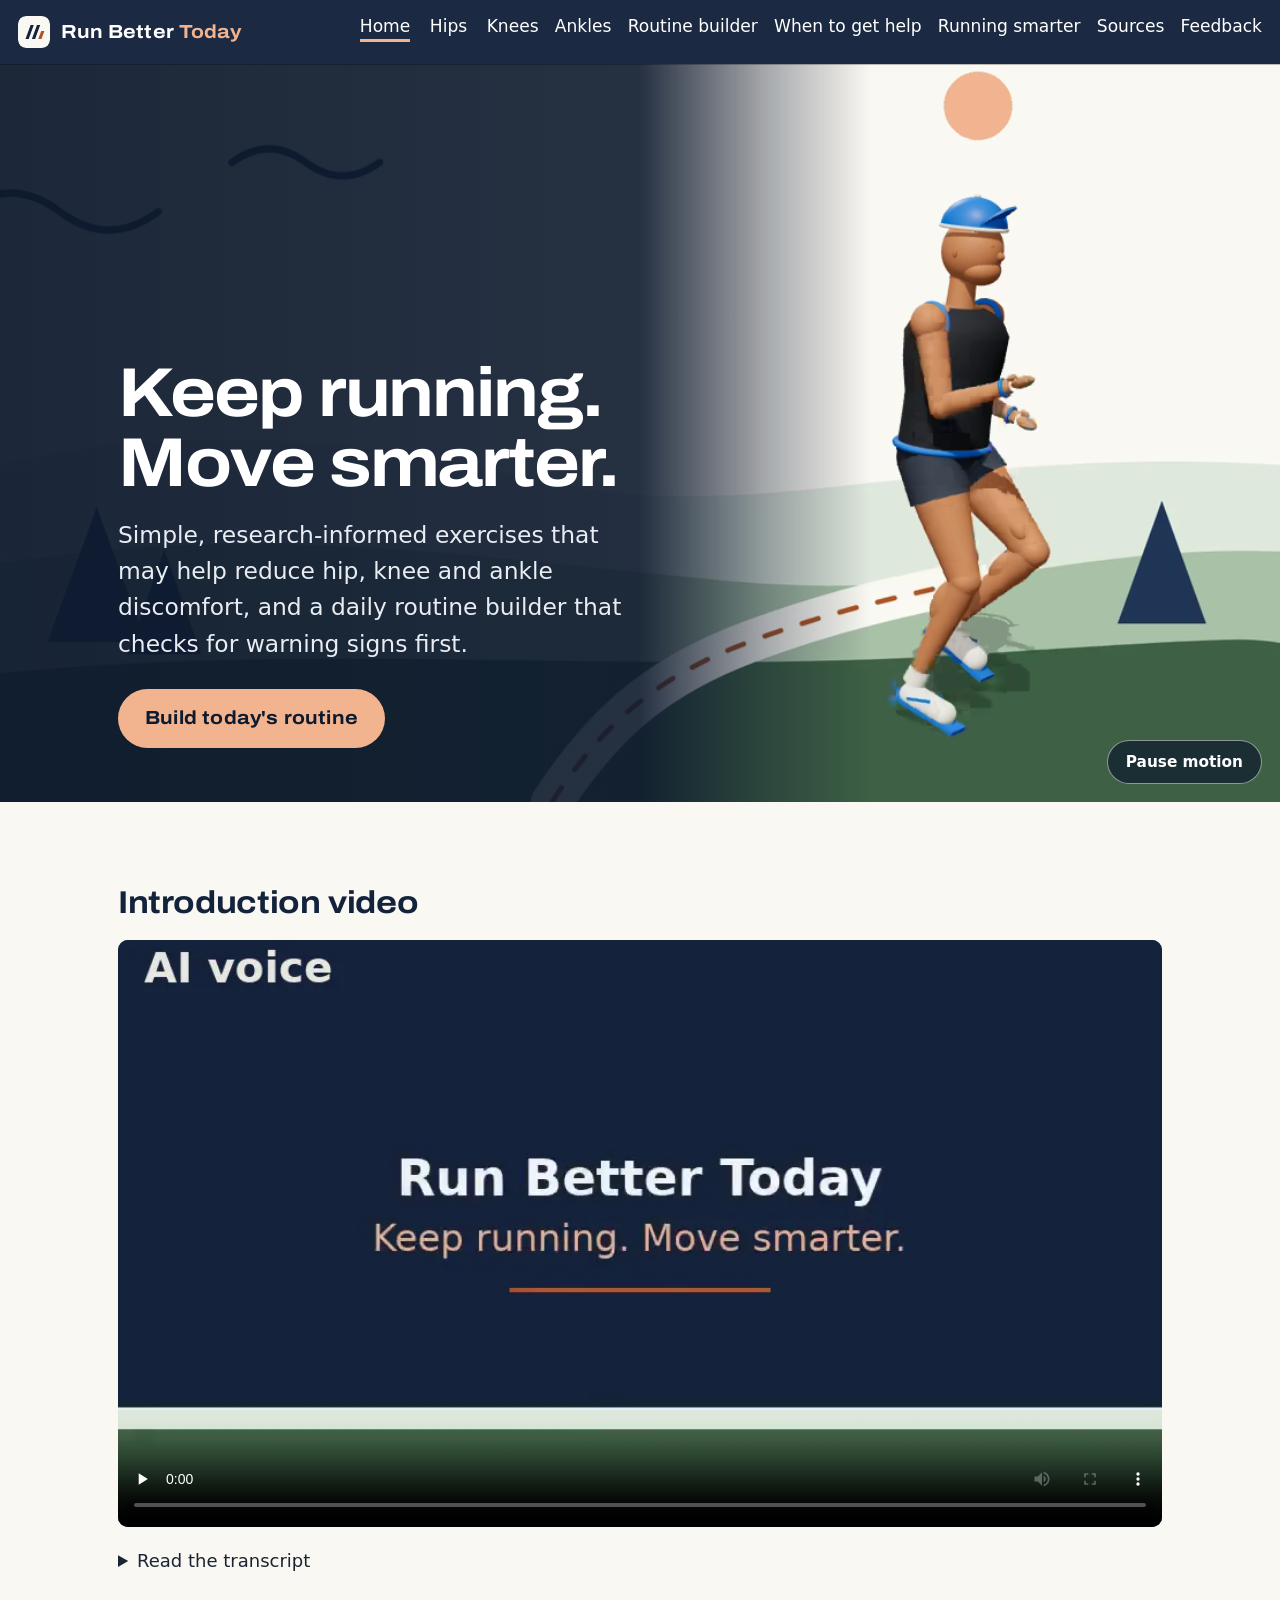
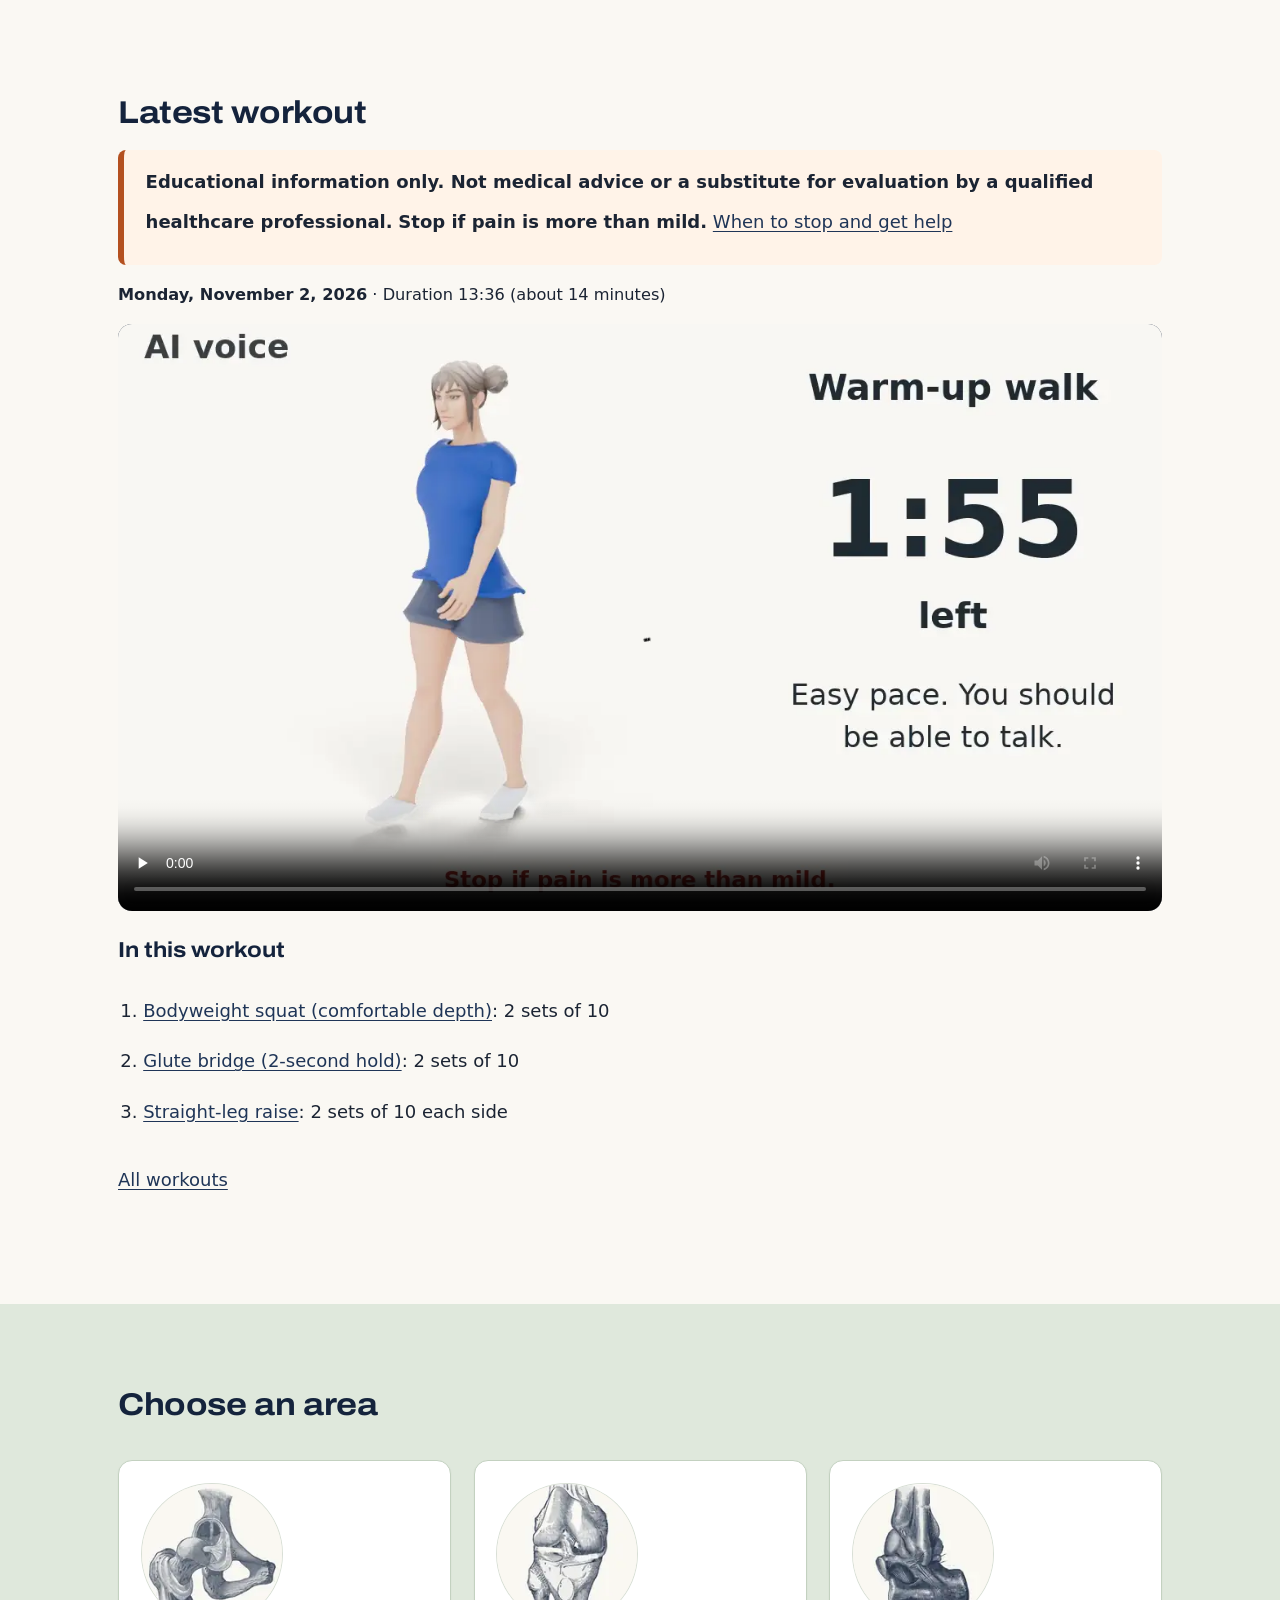
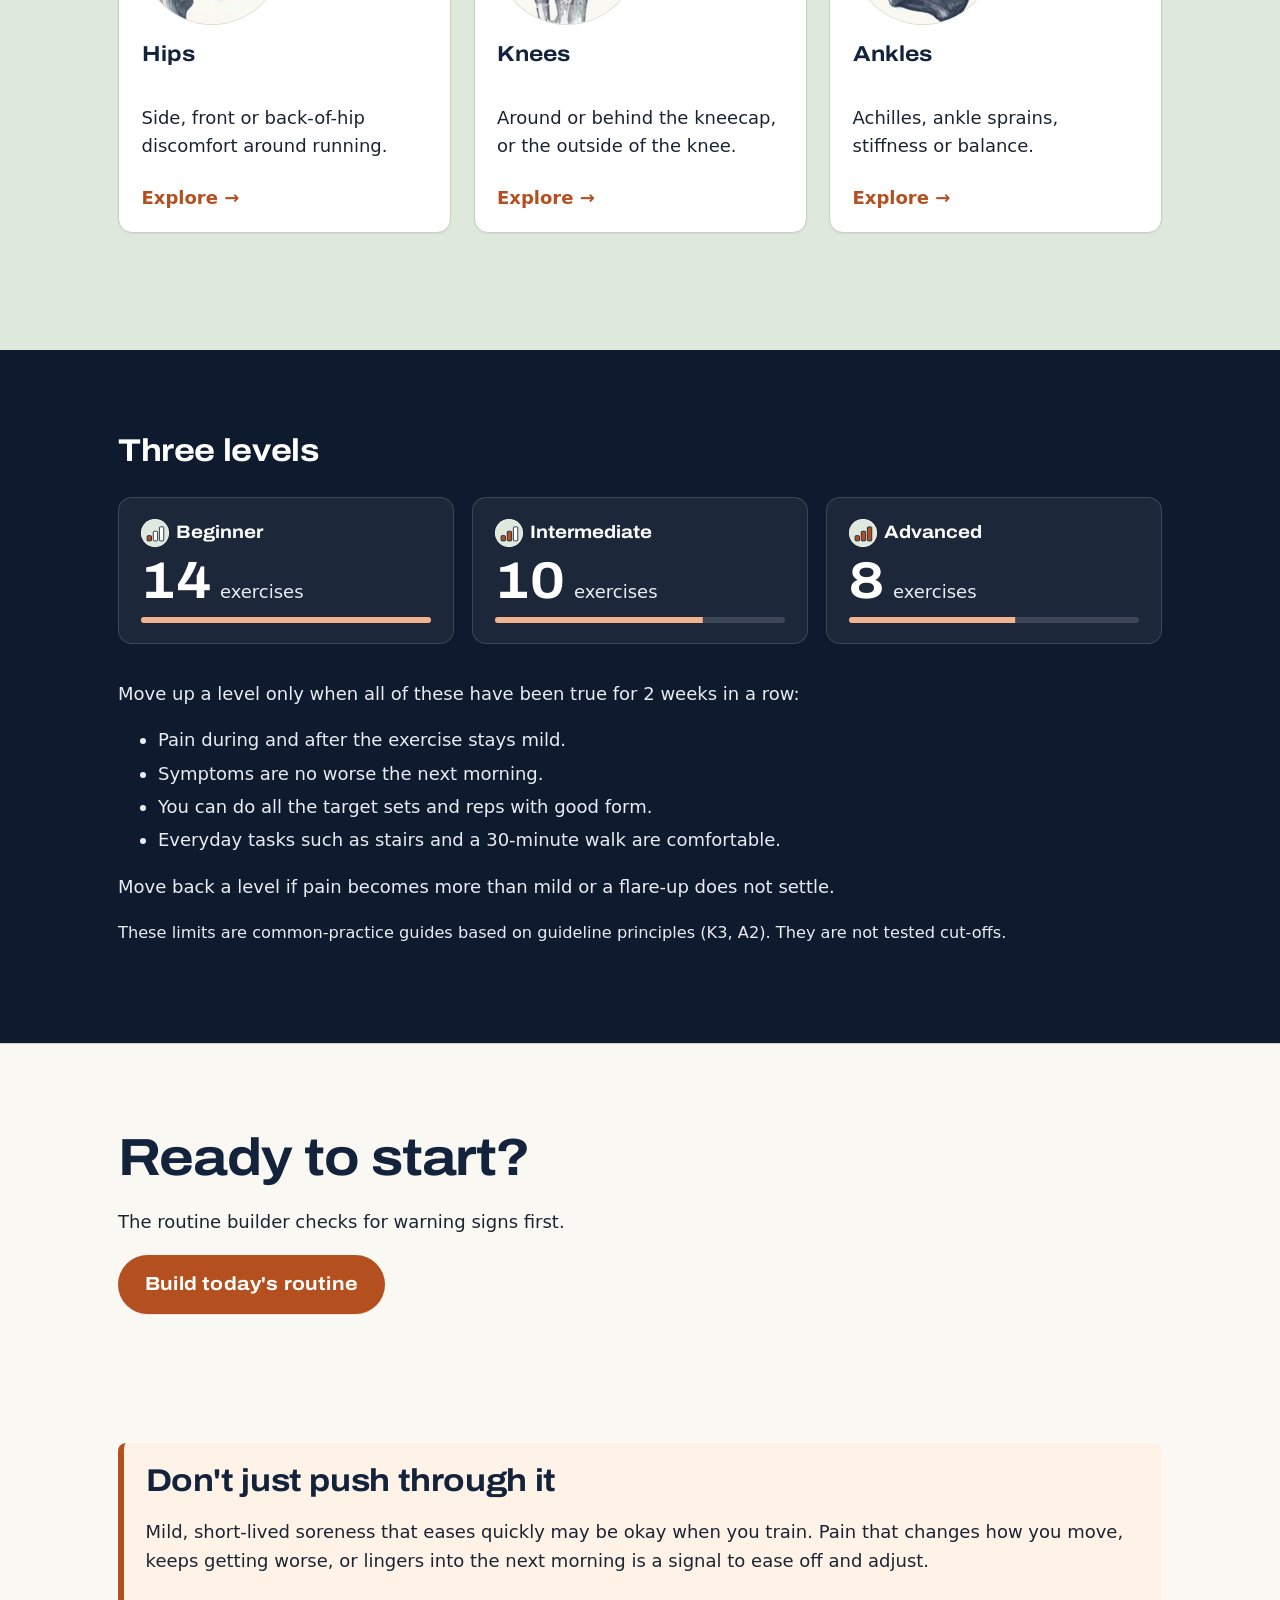
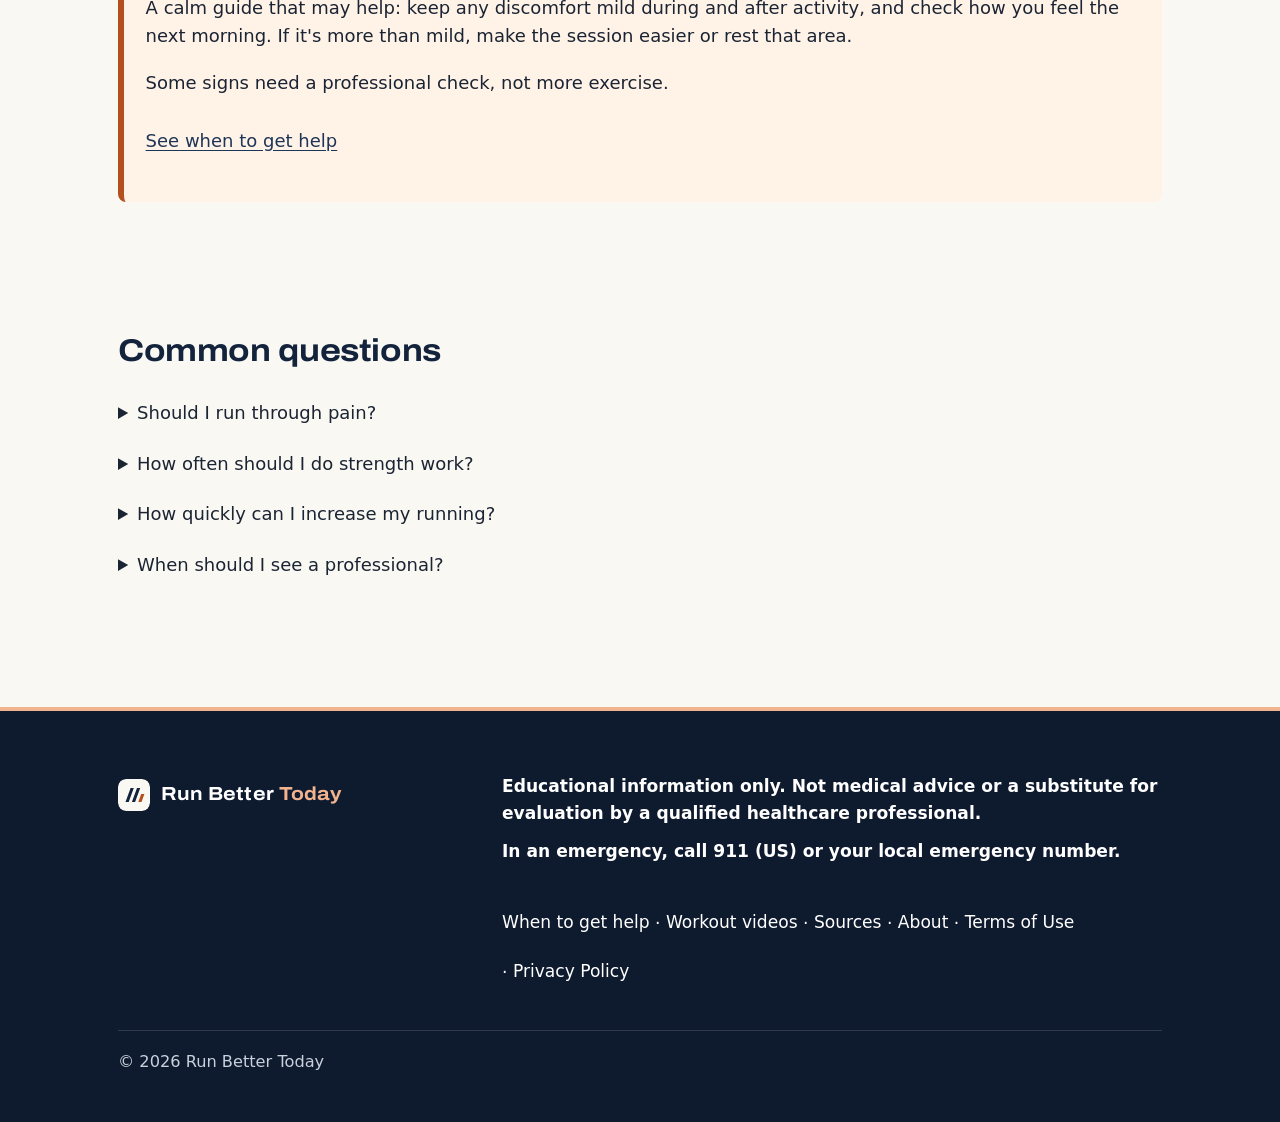
<file: index.html>
<!doctype html>
<html lang="en"><head><meta charset="utf-8"><meta name="viewport" content="width=device-width,initial-scale=1">
<!--seo-->
<title>Run Better Today: exercises for runners&#x27; hip, knee and ankle aches</title>
<meta name="description" content="Free educational exercises and a daily routine builder that may help runners reduce hip, knee and ankle discomfort, with warning-sign checks and sources.">
<link rel="canonical" href="https://runbettertoday.github.io/">
<meta property="og:type" content="website">
<meta property="og:site_name" content="Run Better Today">
<meta property="og:title" content="Run Better Today: exercises for runners&#x27; hip, knee and ankle aches">
<meta property="og:description" content="Free educational exercises and a daily routine builder that may help runners reduce hip, knee and ankle discomfort, with warning-sign checks and sources.">
<meta property="og:url" content="https://runbettertoday.github.io/">
<meta property="og:image" content="https://runbettertoday.github.io/img/og-1200x630.jpg">
<meta property="og:image:width" content="1200">
<meta property="og:image:height" content="630">
<meta property="og:image:alt" content="Run Better Today logo and the line Keep running. Move smarter., beside an illustration of a running path through green hills">
<meta name="twitter:card" content="summary_large_image">
<meta name="twitter:title" content="Run Better Today: exercises for runners&#x27; hip, knee and ankle aches">
<meta name="twitter:description" content="Free educational exercises and a daily routine builder that may help runners reduce hip, knee and ankle discomfort, with warning-sign checks and sources.">
<meta name="twitter:image" content="https://runbettertoday.github.io/img/og-1200x630.jpg">
<meta name="twitter:image:alt" content="Run Better Today logo and the line Keep running. Move smarter., beside an illustration of a running path through green hills">
<script type="application/ld+json">{"@context": "https://schema.org", "@type": "WebSite", "name": "Run Better Today", "url": "https://runbettertoday.github.io/", "description": "Free educational exercises and a daily routine builder that may help runners reduce hip, knee and ankle discomfort, with warning-sign checks and sources.", "inLanguage": "en"}</script>
<script type="application/ld+json">{"@context": "https://schema.org", "@type": "FAQPage", "url": "https://runbettertoday.github.io/", "mainEntity": [{"@type": "Question", "name": "Should I run through pain?", "acceptedAnswer": {"@type": "Answer", "text": "Mild discomfort that eases quickly may be okay. Sharp pain, pain that keeps getting worse, or pain that makes you limp or change how you run is a sign to stop and get checked. Warning signs like swelling, numbness or being unable to bear weight need a same-day check."}}, {"@type": "Question", "name": "How often should I do strength work?", "acceptedAnswer": {"@type": "Answer", "text": "General activity guidelines recommend muscle-strengthening activity on 2 or more days a week, and a review of trials found strength training was linked with fewer sports injuries. Most routines here suggest 2 to 3 sessions a week. Results vary from person to person."}}, {"@type": "Question", "name": "How quickly can I increase my running?", "acceptedAnswer": {"@type": "Answer", "text": "Gradually. Large week-to-week jumps in running distance have been associated with a higher chance of injury in some studies, and a sports medicine consensus advises taking care with how much and how hard you train. There is no single proven safe percentage."}}, {"@type": "Question", "name": "When should I see a professional?", "acceptedAnswer": {"@type": "Answer", "text": "Get checked the same day for warning signs such as severe pain, swelling, numbness, fever or being unable to bear weight. Book an appointment if symptoms last more than 6 weeks, aren't improving after 2 to 3 weeks of easing off, or you aren't sure what's causing them."}}]}</script>
<!--/seo-->
<link rel="icon" href="favicon.ico" sizes="32x32">
<link rel="icon" href="favicon.svg" type="image/svg+xml">
<link rel="apple-touch-icon" href="apple-touch-icon.png">
<link rel="preload" href="fonts/archivo-display-700.woff2" as="font" type="font/woff2" crossorigin>
<link rel="manifest" href="site.webmanifest">
<meta name="theme-color" content="#14233c">
<link rel="stylesheet" href="css/style.css">
<link rel="preload" as="image" href="img/hero-1200.webp" imagesrcset="img/hero-640.webp 640w, img/hero-1200.webp 1200w, img/hero-1920.webp 1920w" imagesizes="100vw" fetchpriority="high"><link rel="preload" as="image" href="media/hero/hero-loop-poster.webp" media="(min-width:48rem) and (prefers-reduced-motion:no-preference)"></head>
<body data-page="home"><a class="skip" href="#main">Skip to main content</a>
<header class="site"><div class="wrap"><a class="brand" href="index.html"><svg class="brand-mark" viewBox="0 0 32 32" width="32" height="32" aria-hidden="true" focusable="false"><rect width="32" height="32" rx="8" fill="#faf8f3"/><path d="M7.5 23 12.6 9h3.2l-5.1 14zM13.9 23 19 9h3.2l-5.1 14z" fill="#14233c"/><path d="m20.3 23 2.9-8h3.2l-2.9 8z" fill="#b4501f"/></svg><span class="brand-word">Run Better <b>Today</b></span></a>
<nav id="site-nav" aria-label="Main"><ul><li><a href="index.html" aria-current="page">Home</a></li><li><a href="hips.html">Hips</a></li><li><a href="knees.html">Knees</a></li><li><a href="ankles.html">Ankles</a></li><li><a href="builder.html">Routine builder</a></li><li><a href="safety.html">When to get help</a></li><li><a href="running-smarter.html">Running smarter</a></li><li><a href="sources.html">Sources</a></li><li><a href="feedback.html">Feedback</a></li></ul></nav></div></header>
<main id="main" class="wrap" tabindex="-1"><noscript><section class="band--wo" aria-labelledby="wo-h0"><h2 id="wo-h0">Today's Workout</h2><div class="callout wo-note" data-static="1"><p style="margin:0"><b>Educational information only. Not medical advice or a substitute for evaluation by a qualified healthcare professional.</b> <b>Stop if pain is more than mild.</b> <a class="tap" href="safety.html">When to stop and get help</a></p></div><p><a class="tap" href="workouts.html">All workouts</a></p></section></noscript><noscript><p>This site needs JavaScript to show its content.</p></noscript></main>
<footer class="site"><div class="wrap foot-grid"><div class="foot-brand"><a class="brand" href="index.html"><svg class="brand-mark" viewBox="0 0 32 32" width="32" height="32" aria-hidden="true" focusable="false"><rect width="32" height="32" rx="8" fill="#faf8f3"/><path d="M7.5 23 12.6 9h3.2l-5.1 14zM13.9 23 19 9h3.2l-5.1 14z" fill="#14233c"/><path d="m20.3 23 2.9-8h3.2l-2.9 8z" fill="#b4501f"/></svg><span class="brand-word">Run Better <b>Today</b></span></a></div><div class="foot-legal"><p><strong>Educational information only. Not medical advice or a substitute for evaluation by a qualified healthcare professional.</strong></p><p><strong>In an emergency, call 911 (US) or your local emergency number.</strong></p></div><nav class="foot-nav" aria-label="Footer"><p><a href="safety.html">When to get help</a> · <a href="workouts.html">Workout videos</a> · <a href="sources.html">Sources</a> · <a href="about.html">About</a> · <a href="terms.html">Terms of Use</a> · <a href="privacy.html">Privacy Policy</a></p></nav><p class="foot-copy">© 2026 Run Better Today</p></div></footer>
<script src="data/areas.js"></script><script src="data/exercises.js"></script><script src="data/routines.js"></script><script src="data/content.js"></script><script src="data/nav.js"></script>
<script src="js/common.js"></script><script src="js/feedback.js"></script><script src="js/pages.js"></script><script src="js/nav.js"></script>
</body></html>
</file>
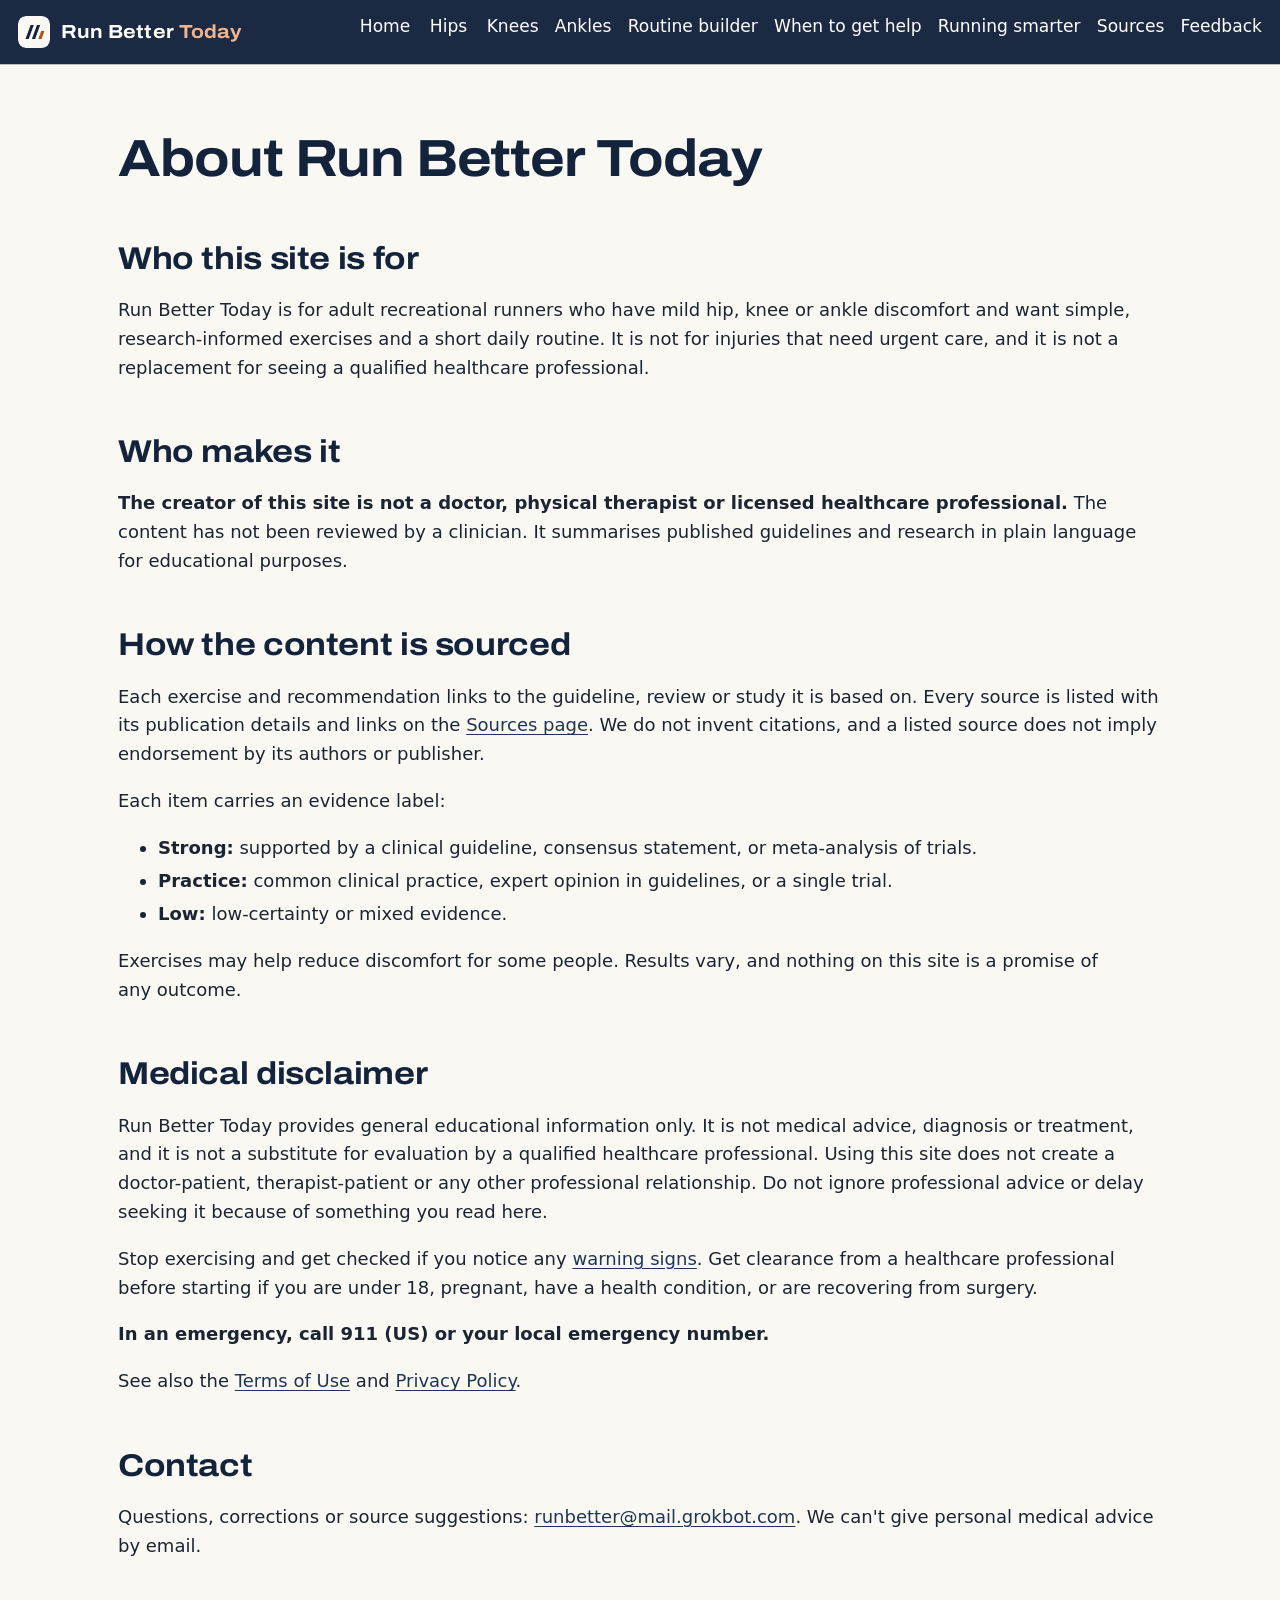
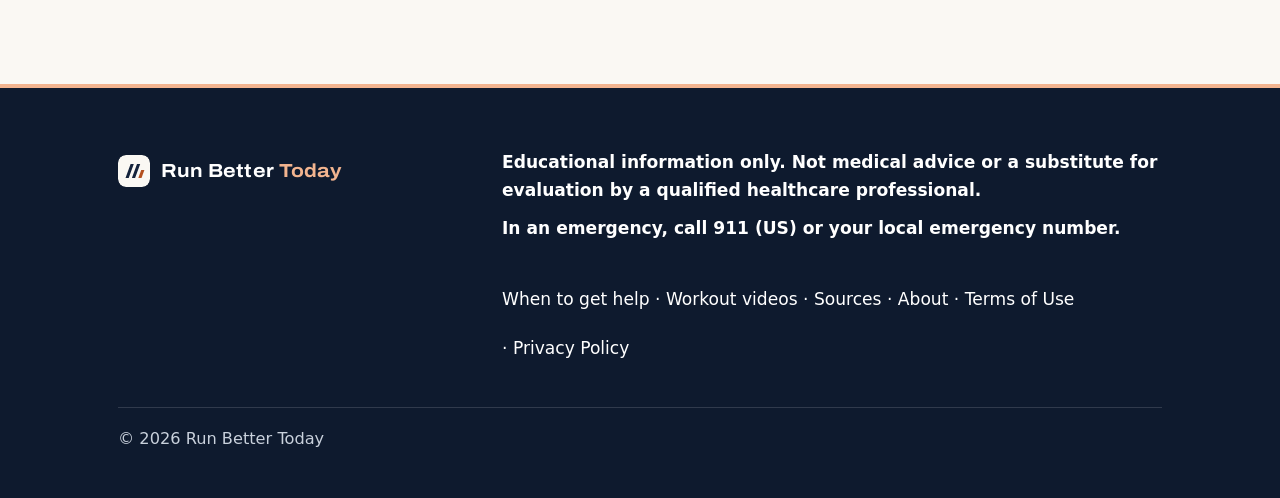
<file: about.html>
<!doctype html>
<html lang="en"><head><meta charset="utf-8"><meta name="viewport" content="width=device-width,initial-scale=1">
<!--seo-->
<title>About this site | Run Better Today</title>
<meta name="description" content="Who Run Better Today is for, how its content is sourced and labelled, the full medical disclaimer, and how to contact us. The creator is not a clinician.">
<link rel="canonical" href="https://runbettertoday.github.io/about.html">
<meta property="og:type" content="article">
<meta property="og:site_name" content="Run Better Today">
<meta property="og:title" content="About this site | Run Better Today">
<meta property="og:description" content="Who Run Better Today is for, how its content is sourced and labelled, the full medical disclaimer, and how to contact us. The creator is not a clinician.">
<meta property="og:url" content="https://runbettertoday.github.io/about.html">
<meta property="og:image" content="https://runbettertoday.github.io/img/og-1200x630.jpg">
<meta property="og:image:width" content="1200">
<meta property="og:image:height" content="630">
<meta property="og:image:alt" content="Run Better Today logo and the line Keep running. Move smarter., beside an illustration of a running path through green hills">
<meta name="twitter:card" content="summary_large_image">
<meta name="twitter:title" content="About this site | Run Better Today">
<meta name="twitter:description" content="Who Run Better Today is for, how its content is sourced and labelled, the full medical disclaimer, and how to contact us. The creator is not a clinician.">
<meta name="twitter:image" content="https://runbettertoday.github.io/img/og-1200x630.jpg">
<meta name="twitter:image:alt" content="Run Better Today logo and the line Keep running. Move smarter., beside an illustration of a running path through green hills">
<!--/seo-->
<link rel="icon" href="favicon.ico" sizes="32x32">
<link rel="icon" href="favicon.svg" type="image/svg+xml">
<link rel="apple-touch-icon" href="apple-touch-icon.png">
<link rel="preload" href="fonts/archivo-display-700.woff2" as="font" type="font/woff2" crossorigin>
<link rel="manifest" href="site.webmanifest">
<meta name="theme-color" content="#14233c">
<link rel="stylesheet" href="css/style.css"></head>
<body data-page="about"><a class="skip" href="#main">Skip to main content</a>
<header class="site"><div class="wrap"><a class="brand" href="index.html"><svg class="brand-mark" viewBox="0 0 32 32" width="32" height="32" aria-hidden="true" focusable="false"><rect width="32" height="32" rx="8" fill="#faf8f3"/><path d="M7.5 23 12.6 9h3.2l-5.1 14zM13.9 23 19 9h3.2l-5.1 14z" fill="#14233c"/><path d="m20.3 23 2.9-8h3.2l-2.9 8z" fill="#b4501f"/></svg><span class="brand-word">Run Better <b>Today</b></span></a>
<nav id="site-nav" aria-label="Main"><ul><li><a href="index.html">Home</a></li><li><a href="hips.html">Hips</a></li><li><a href="knees.html">Knees</a></li><li><a href="ankles.html">Ankles</a></li><li><a href="builder.html">Routine builder</a></li><li><a href="safety.html">When to get help</a></li><li><a href="running-smarter.html">Running smarter</a></li><li><a href="sources.html">Sources</a></li><li><a href="feedback.html">Feedback</a></li></ul></nav></div></header>
<main id="main" class="wrap" tabindex="-1">
<h1>About Run Better Today</h1>
<section>
<h2>Who this site is for</h2>
<p>Run Better Today is for adult recreational runners who have mild hip, knee or ankle discomfort and want simple, research-informed exercises and a short daily routine. It is not for injuries that need urgent care, and it is not a replacement for seeing a qualified healthcare professional.</p>
</section>
<section>
<h2>Who makes it</h2>
<p><strong>The creator of this site is not a doctor, physical therapist or licensed healthcare professional.</strong> The content has not been reviewed by a clinician. It summarises published guidelines and research in plain language for educational purposes.</p>
</section>
<section>
<h2>How the content is sourced</h2>
<p>Each exercise and recommendation links to the guideline, review or study it is based on. Every source is listed with its publication details and links on the <a href="sources.html">Sources page</a>. We do not invent citations, and a listed source does not imply endorsement by its authors or publisher.</p>
<p>Each item carries an evidence label:</p>
<ul>
<li><b>Strong:</b> supported by a clinical guideline, consensus statement, or meta-analysis of trials.</li>
<li><b>Practice:</b> common clinical practice, expert opinion in guidelines, or a single trial.</li>
<li><b>Low:</b> low-certainty or mixed evidence.</li>
</ul>
<p>Exercises may help reduce discomfort for some people. Results vary, and nothing on this site is a promise of any outcome.</p>
</section>
<section>
<h2>Medical disclaimer</h2>
<p>Run Better Today provides general educational information only. It is not medical advice, diagnosis or treatment, and it is not a substitute for evaluation by a qualified healthcare professional. Using this site does not create a doctor-patient, therapist-patient or any other professional relationship. Do not ignore professional advice or delay seeking it because of something you read here.</p>
<p>Stop exercising and get checked if you notice any <a href="safety.html">warning signs</a>. Get clearance from a healthcare professional before starting if you are under 18, pregnant, have a health condition, or are recovering from surgery.</p>
<p><strong>In an emergency, call 911 (US) or your local emergency number.</strong></p>
<p>See also the <a href="terms.html">Terms of Use</a> and <a href="privacy.html">Privacy Policy</a>.</p>
</section>
<section>
<h2>Contact</h2>
<p>Questions, corrections or source suggestions: <a href="mailto:runbetter@mail.grokbot.com">runbetter@mail.grokbot.com</a>. We can't give personal medical advice by email.</p>
</section>
</main>
<footer class="site"><div class="wrap foot-grid"><div class="foot-brand"><a class="brand" href="index.html"><svg class="brand-mark" viewBox="0 0 32 32" width="32" height="32" aria-hidden="true" focusable="false"><rect width="32" height="32" rx="8" fill="#faf8f3"/><path d="M7.5 23 12.6 9h3.2l-5.1 14zM13.9 23 19 9h3.2l-5.1 14z" fill="#14233c"/><path d="m20.3 23 2.9-8h3.2l-2.9 8z" fill="#b4501f"/></svg><span class="brand-word">Run Better <b>Today</b></span></a></div><div class="foot-legal"><p><strong>Educational information only. Not medical advice or a substitute for evaluation by a qualified healthcare professional.</strong></p><p><strong>In an emergency, call 911 (US) or your local emergency number.</strong></p></div><nav class="foot-nav" aria-label="Footer"><p><a href="safety.html">When to get help</a> · <a href="workouts.html">Workout videos</a> · <a href="sources.html">Sources</a> · <a href="about.html">About</a> · <a href="terms.html">Terms of Use</a> · <a href="privacy.html">Privacy Policy</a></p></nav><p class="foot-copy">© 2026 Run Better Today</p></div></footer>
<script src="data/sources.js"></script><script src="data/areas.js"></script><script src="data/exercises.js"></script><script src="data/routines.js"></script><script src="data/content.js"></script><script src="data/poses.js"></script><script src="data/nav.js"></script>
<script src="js/common.js"></script><script src="js/demo.js"></script><script src="js/feedback.js"></script><script src="js/pages.js"></script><script src="js/nav.js"></script>
</body></html>
</file>
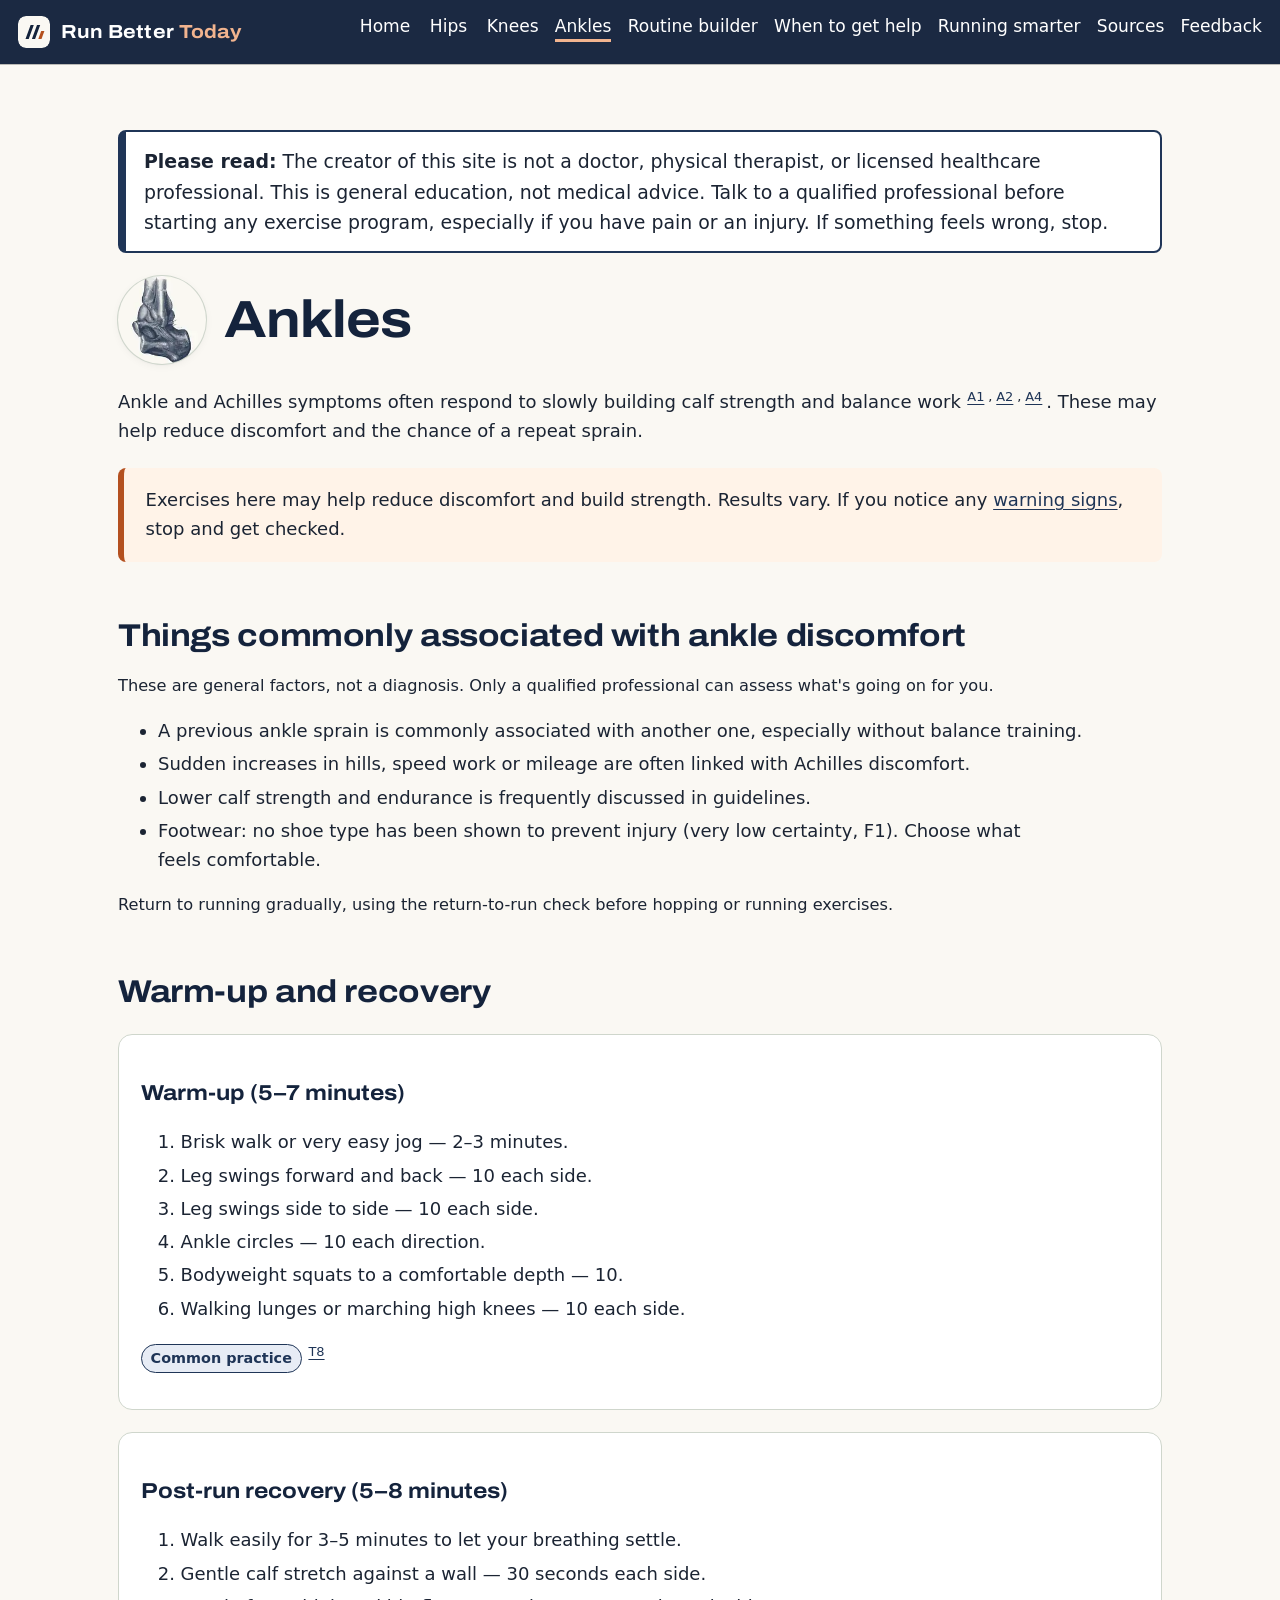
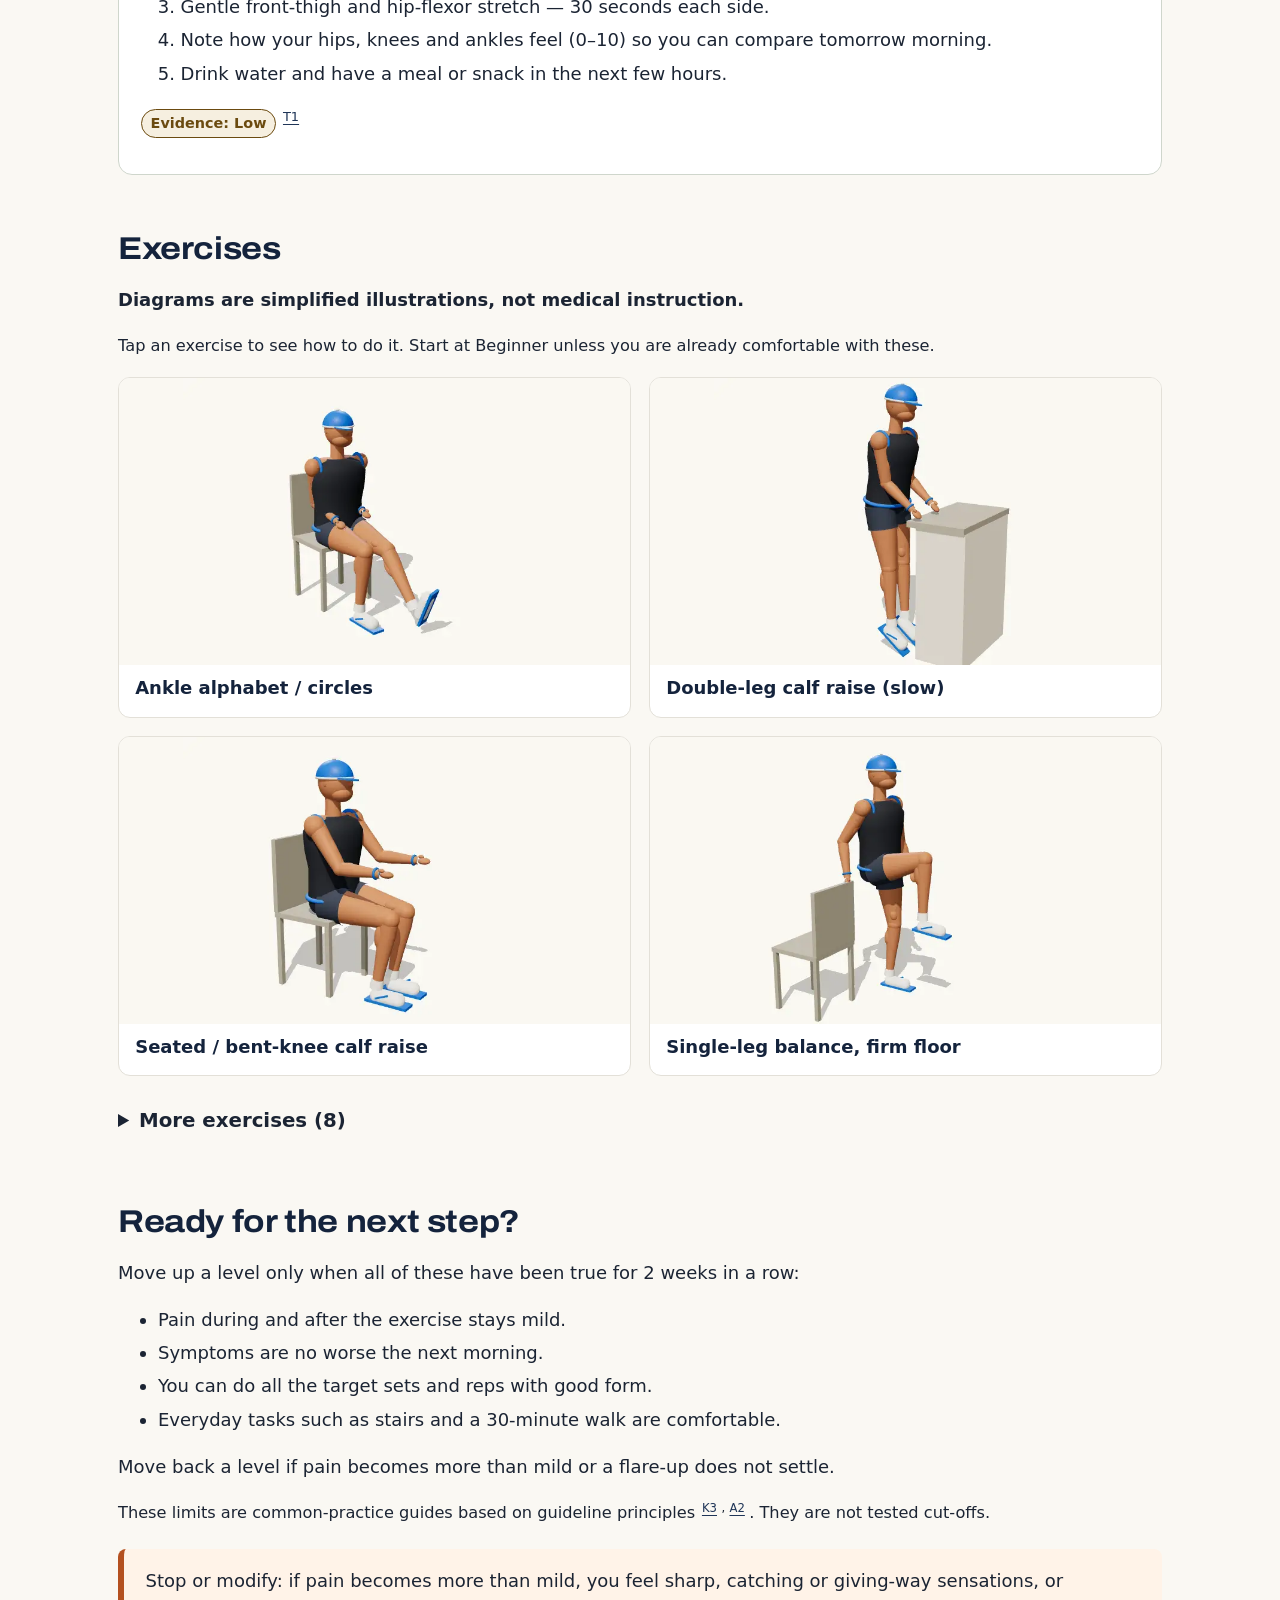
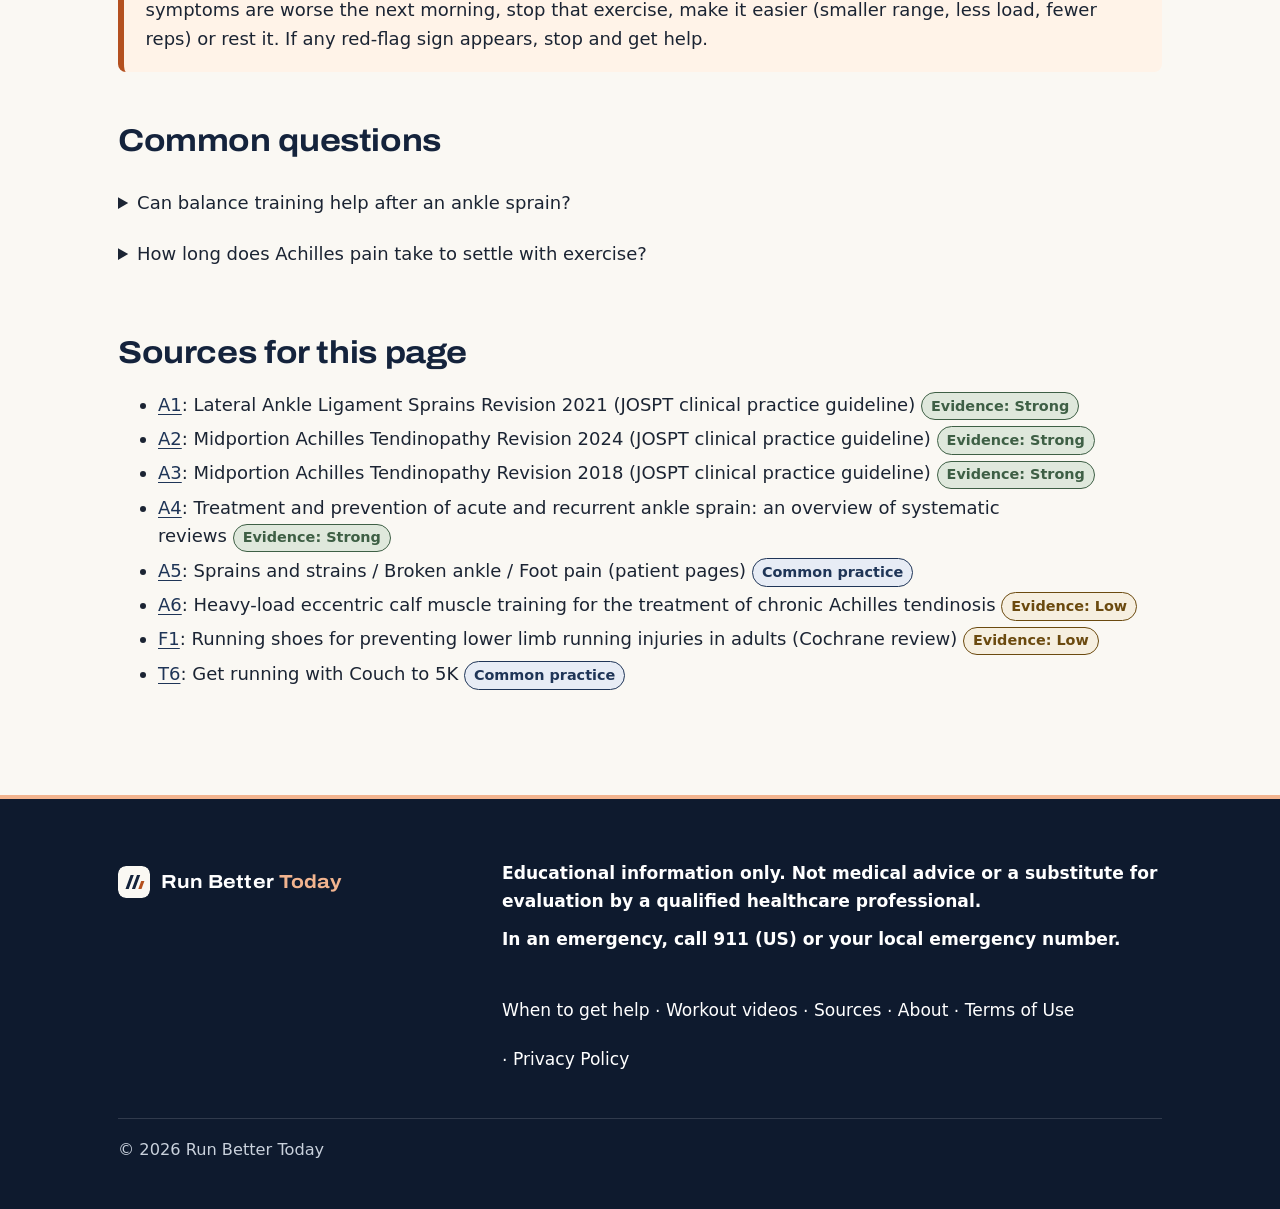
<file: ankles.html>
<!doctype html>
<html lang="en"><head><meta charset="utf-8"><meta name="viewport" content="width=device-width,initial-scale=1">
<!--seo-->
<title>Ankle and Achilles exercises for runners | Run Better Today</title>
<meta name="description" content="Educational calf strength and balance exercises that may help runners with ankle or Achilles discomfort, with diagrams, evidence labels and sources.">
<link rel="canonical" href="https://runbettertoday.github.io/ankles.html">
<meta property="og:type" content="article">
<meta property="og:site_name" content="Run Better Today">
<meta property="og:title" content="Ankle and Achilles exercises for runners | Run Better Today">
<meta property="og:description" content="Educational calf strength and balance exercises that may help runners with ankle or Achilles discomfort, with diagrams, evidence labels and sources.">
<meta property="og:url" content="https://runbettertoday.github.io/ankles.html">
<meta property="og:image" content="https://runbettertoday.github.io/img/og-1200x630.jpg">
<meta property="og:image:width" content="1200">
<meta property="og:image:height" content="630">
<meta property="og:image:alt" content="Run Better Today logo and the line Keep running. Move smarter., beside an illustration of a running path through green hills">
<meta name="twitter:card" content="summary_large_image">
<meta name="twitter:title" content="Ankle and Achilles exercises for runners | Run Better Today">
<meta name="twitter:description" content="Educational calf strength and balance exercises that may help runners with ankle or Achilles discomfort, with diagrams, evidence labels and sources.">
<meta name="twitter:image" content="https://runbettertoday.github.io/img/og-1200x630.jpg">
<meta name="twitter:image:alt" content="Run Better Today logo and the line Keep running. Move smarter., beside an illustration of a running path through green hills">
<script type="application/ld+json">{"@context": "https://schema.org", "@type": "MedicalWebPage", "name": "Ankle and Achilles exercises for runners | Run Better Today", "url": "https://runbettertoday.github.io/ankles.html", "description": "Educational calf strength and balance exercises that may help runners with ankle or Achilles discomfort, with diagrams, evidence labels and sources.", "about": {"@type": "Thing", "name": "Ankles discomfort in runners"}, "audience": {"@type": "PeopleAudience", "audienceType": "Recreational runners"}, "datePublished": "2026-10-24", "dateModified": "2026-10-24", "inLanguage": "en", "isPartOf": {"@type": "WebSite", "name": "Run Better Today", "url": "https://runbettertoday.github.io/"}, "citation": [{"@type": "CreativeWork", "name": "Lateral Ankle Ligament Sprains Revision 2021 (JOSPT clinical practice guideline)", "genre": "Clinical practice guideline", "url": "https://pubmed.ncbi.nlm.nih.gov/33789434/", "author": "Martin RL et al., APTA", "datePublished": "2021"}, {"@type": "CreativeWork", "name": "Midportion Achilles Tendinopathy Revision 2024 (JOSPT clinical practice guideline)", "genre": "Clinical practice guideline", "url": "https://pubmed.ncbi.nlm.nih.gov/39611662/", "author": "Chimenti RL et al., APTA", "datePublished": "2024"}, {"@type": "CreativeWork", "name": "Midportion Achilles Tendinopathy Revision 2018 (JOSPT clinical practice guideline)", "genre": "Clinical practice guideline (superseded)", "url": "https://pubmed.ncbi.nlm.nih.gov/29712543/", "author": "Martin RL et al.", "datePublished": "2018"}, {"@type": "CreativeWork", "name": "Treatment and prevention of acute and recurrent ankle sprain: an overview of systematic reviews", "genre": "Overview of systematic reviews", "url": "https://pubmed.ncbi.nlm.nih.gov/28053200/", "author": "Doherty C et al., BJSM", "datePublished": "2017"}, {"@type": "CreativeWork", "name": "Sprains and strains / Broken ankle / Foot pain (patient pages)", "genre": "Patient information", "url": "https://www.nhs.uk/conditions/sprains-and-strains/", "sameAs": ["https://www.nhs.uk/conditions/broken-ankle/", "https://www.nhs.uk/conditions/foot-pain/"], "author": "NHS", "datePublished": "current"}, {"@type": "CreativeWork", "name": "Heavy-load eccentric calf muscle training for the treatment of chronic Achilles tendinosis", "genre": "Prospective study", "url": "https://pubmed.ncbi.nlm.nih.gov/9617396/", "author": "Alfredson H et al., Am J Sports Med", "datePublished": "1998"}, {"@type": "CreativeWork", "name": "Running shoes for preventing lower limb running injuries in adults (Cochrane review)", "genre": "Cochrane systematic review", "url": "https://pubmed.ncbi.nlm.nih.gov/35993829/", "author": "Relph N et al.", "datePublished": "2022"}, {"@type": "CreativeWork", "name": "Get running with Couch to 5K", "genre": "Patient information", "url": "https://www.nhs.uk/live-well/exercise/running-and-aerobic-exercises/get-running-with-couch-to-5k/", "author": "NHS", "datePublished": "current"}]}</script>
<script type="application/ld+json">{"@context": "https://schema.org", "@type": "FAQPage", "url": "https://runbettertoday.github.io/ankles.html", "mainEntity": [{"@type": "Question", "name": "Can balance training help after an ankle sprain?", "acceptedAnswer": {"@type": "Answer", "text": "Yes, it may help. Guidelines and reviews of trials support exercise and balance training after an ankle sprain, which may help reduce the chance of spraining it again."}}, {"@type": "Question", "name": "How long does Achilles pain take to settle with exercise?", "acceptedAnswer": {"@type": "Answer", "text": "Often weeks to months. Calf-strengthening programmes in guidelines and studies commonly run for around 12 weeks, with activity guided by pain. Get checked if pain is severe, sudden, or not improving."}}]}</script>
<script type="application/ld+json">{"@context": "https://schema.org", "@type": "HowTo", "name": "Ankle alphabet / circles", "description": "Gentle movement through the ankle's range.", "url": "https://runbettertoday.github.io/ankles.html#ex-ankle-alphabet", "step": [{"@type": "HowToStep", "position": 1, "text": "Sit with your foot off the floor."}, {"@type": "HowToStep", "position": 2, "text": "Trace the letters of the alphabet with your big toe, or draw slow circles."}, {"@type": "HowToStep", "position": 3, "text": "Keep the movement at the ankle, not the knee."}], "totalTime": "PT2M"}</script>
<script type="application/ld+json">{"@context": "https://schema.org", "@type": "HowTo", "name": "Double-leg calf raise (slow)", "description": "Works the calf and Achilles tendon. This is the base of Achilles guidelines.", "url": "https://runbettertoday.github.io/ankles.html#ex-double-calf-raise", "step": [{"@type": "HowToStep", "position": 1, "text": "Stand holding a support."}, {"@type": "HowToStep", "position": 2, "text": "Rise onto the balls of both feet over 2–3 seconds."}, {"@type": "HowToStep", "position": 3, "text": "Lower slowly over 3 seconds."}], "totalTime": "PT3M"}</script>
<script type="application/ld+json">{"@context": "https://schema.org", "@type": "HowTo", "name": "Seated / bent-knee calf raise", "description": "Targets the deeper calf muscle (soleus), which works hard in running.", "url": "https://runbettertoday.github.io/ankles.html#ex-bent-knee-calf-raise", "step": [{"@type": "HowToStep", "position": 1, "text": "Sit with feet flat, or stand with knees slightly bent."}, {"@type": "HowToStep", "position": 2, "text": "Lift your heels, pressing through the balls of the feet. When seated, a weight on your knees makes it harder."}, {"@type": "HowToStep", "position": 3, "text": "Lower slowly."}], "totalTime": "PT3M"}</script>
<script type="application/ld+json">{"@context": "https://schema.org", "@type": "HowTo", "name": "Single-leg balance, firm floor", "description": "Balance training may help reduce the chance of a repeat ankle sprain.", "url": "https://runbettertoday.github.io/ankles.html#ex-sl-balance", "step": [{"@type": "HowToStep", "position": 1, "text": "Stand near a counter on one leg."}, {"@type": "HowToStep", "position": 2, "text": "Keep a soft knee and the foot relaxed."}, {"@type": "HowToStep", "position": 3, "text": "Hold for 30 seconds without touching down if you can."}], "totalTime": "PT3M"}</script>
<script type="application/ld+json">{"@context": "https://schema.org", "@type": "HowTo", "name": "Banded inversion / eversion", "description": "Strengthens the muscles that steady the ankle side to side.", "url": "https://runbettertoday.github.io/ankles.html#ex-band-inv-ev", "step": [{"@type": "HowToStep", "position": 1, "text": "Sit with a band looped around the front of your foot. Tie the other end to something at one side."}, {"@type": "HowToStep", "position": 2, "text": "Turn the sole slowly inward (or outward) against the band."}, {"@type": "HowToStep", "position": 3, "text": "Return slowly. Switch the anchor side for the other direction."}], "totalTime": "PT3M"}</script>
<script type="application/ld+json">{"@context": "https://schema.org", "@type": "HowTo", "name": "Single-leg calf raise", "description": "The next step for the calf and Achilles: one side at a time.", "url": "https://runbettertoday.github.io/ankles.html#ex-sl-calf-raise", "step": [{"@type": "HowToStep", "position": 1, "text": "Stand on one leg, holding a support."}, {"@type": "HowToStep", "position": 2, "text": "Rise as high as you can, then lower slowly over 3 seconds."}, {"@type": "HowToStep", "position": 3, "text": "Keep the ankle straight, not rolling out."}], "totalTime": "PT4M"}</script>
<script type="application/ld+json">{"@context": "https://schema.org", "@type": "HowTo", "name": "Heel drop off a step (up on two, down on one)", "description": "A well-studied calf exercise for the Achilles tendon.", "url": "https://runbettertoday.github.io/ankles.html#ex-heel-drop", "step": [{"@type": "HowToStep", "position": 1, "text": "Stand on the edge of a step with heels hanging off, holding a rail."}, {"@type": "HowToStep", "position": 2, "text": "Rise up on both feet."}, {"@type": "HowToStep", "position": 3, "text": "Lift one foot and lower the other heel slowly below the step over 3 seconds. Repeat with the knee slightly bent."}], "totalTime": "PT5M"}</script>
<script type="application/ld+json">{"@context": "https://schema.org", "@type": "HowTo", "name": "Knee-to-wall ankle mobility", "description": "Works on how far the ankle bends forward, which matters for squatting and running.", "url": "https://runbettertoday.github.io/ankles.html#ex-knee-to-wall", "step": [{"@type": "HowToStep", "position": 1, "text": "Face a wall with one foot in front of the other, front toes a few centimetres away."}, {"@type": "HowToStep", "position": 2, "text": "Bend the front knee toward the wall, keeping the heel down."}, {"@type": "HowToStep", "position": 3, "text": "Move the foot back a little as it gets easier."}], "totalTime": "PT2M"}</script>
<script type="application/ld+json">{"@context": "https://schema.org", "@type": "HowTo", "name": "Balance on a cushion / eyes closed / with reach", "description": "Makes balance training harder as it gets easier.", "url": "https://runbettertoday.github.io/ankles.html#ex-balance-progression", "step": [{"@type": "HowToStep", "position": 1, "text": "Stand on one leg on a folded towel or cushion, near support."}, {"@type": "HowToStep", "position": 2, "text": "Try closing your eyes, or reaching with the other foot."}, {"@type": "HowToStep", "position": 3, "text": "Pick one challenge at a time."}], "totalTime": "PT3M"}</script>
<script type="application/ld+json">{"@context": "https://schema.org", "@type": "HowTo", "name": "Weighted single-leg calf raise (heavy, slow)", "description": "Harder calf work for runners who are comfortable with bodyweight raises.", "url": "https://runbettertoday.github.io/ankles.html#ex-weighted-sl-calf", "step": [{"@type": "HowToStep", "position": 1, "text": "Hold a weight or wear a loaded backpack."}, {"@type": "HowToStep", "position": 2, "text": "Do single-leg calf raises, 3 seconds up and 3 seconds down."}, {"@type": "HowToStep", "position": 3, "text": "Use a step for more range if comfortable."}], "totalTime": "PT4M"}</script>
<script type="application/ld+json">{"@context": "https://schema.org", "@type": "HowTo", "name": "Pogo hops → single-leg hops (forward / lateral)", "description": "Rebuilds the springy ankle action needed for running.", "url": "https://runbettertoday.github.io/ankles.html#ex-pogo-hops", "step": [{"@type": "HowToStep", "position": 1, "text": "Start with small double-leg bounces."}, {"@type": "HowToStep", "position": 2, "text": "Move on to single-leg hops in place, then forward and side to side."}, {"@type": "HowToStep", "position": 3, "text": "Keep landings soft and quiet."}], "totalTime": "PT4M"}</script>
<script type="application/ld+json">{"@context": "https://schema.org", "@type": "HowTo", "name": "Walk–run return programme", "description": "A gradual way back to continuous running.", "url": "https://runbettertoday.github.io/ankles.html#ex-walk-run", "step": [{"@type": "HowToStep", "position": 1, "text": "Walk briskly for 5 minutes first."}, {"@type": "HowToStep", "position": 2, "text": "Alternate 1 minute easy jog with 1 minute walk, 10 times."}, {"@type": "HowToStep", "position": 3, "text": "Each week, if comfortable, lengthen the jog slightly."}], "totalTime": "PT20M"}</script>
<!--/seo-->
<link rel="icon" href="favicon.ico" sizes="32x32">
<link rel="icon" href="favicon.svg" type="image/svg+xml">
<link rel="apple-touch-icon" href="apple-touch-icon.png">
<link rel="preload" href="fonts/archivo-display-700.woff2" as="font" type="font/woff2" crossorigin>
<link rel="manifest" href="site.webmanifest">
<meta name="theme-color" content="#14233c">
<link rel="stylesheet" href="css/style.css"></head>
<body data-page="area" data-area="ankles"><a class="skip" href="#main">Skip to main content</a>
<header class="site"><div class="wrap"><a class="brand" href="index.html"><svg class="brand-mark" viewBox="0 0 32 32" width="32" height="32" aria-hidden="true" focusable="false"><rect width="32" height="32" rx="8" fill="#faf8f3"/><path d="M7.5 23 12.6 9h3.2l-5.1 14zM13.9 23 19 9h3.2l-5.1 14z" fill="#14233c"/><path d="m20.3 23 2.9-8h3.2l-2.9 8z" fill="#b4501f"/></svg><span class="brand-word">Run Better <b>Today</b></span></a>
<nav id="site-nav" aria-label="Main"><ul><li><a href="index.html">Home</a></li><li><a href="hips.html">Hips</a></li><li><a href="knees.html">Knees</a></li><li><a href="ankles.html" aria-current="page">Ankles</a></li><li><a href="builder.html">Routine builder</a></li><li><a href="safety.html">When to get help</a></li><li><a href="running-smarter.html">Running smarter</a></li><li><a href="sources.html">Sources</a></li><li><a href="feedback.html">Feedback</a></li></ul></nav></div></header>
<main id="main" class="wrap" tabindex="-1"><noscript><p>This site needs JavaScript to show its content.</p></noscript></main>
<footer class="site"><div class="wrap foot-grid"><div class="foot-brand"><a class="brand" href="index.html"><svg class="brand-mark" viewBox="0 0 32 32" width="32" height="32" aria-hidden="true" focusable="false"><rect width="32" height="32" rx="8" fill="#faf8f3"/><path d="M7.5 23 12.6 9h3.2l-5.1 14zM13.9 23 19 9h3.2l-5.1 14z" fill="#14233c"/><path d="m20.3 23 2.9-8h3.2l-2.9 8z" fill="#b4501f"/></svg><span class="brand-word">Run Better <b>Today</b></span></a></div><div class="foot-legal"><p><strong>Educational information only. Not medical advice or a substitute for evaluation by a qualified healthcare professional.</strong></p><p><strong>In an emergency, call 911 (US) or your local emergency number.</strong></p></div><nav class="foot-nav" aria-label="Footer"><p><a href="safety.html">When to get help</a> · <a href="workouts.html">Workout videos</a> · <a href="sources.html">Sources</a> · <a href="about.html">About</a> · <a href="terms.html">Terms of Use</a> · <a href="privacy.html">Privacy Policy</a></p></nav><p class="foot-copy">© 2026 Run Better Today</p></div></footer>
<script src="data/sources.js"></script><script src="data/areas.js"></script><script src="data/exercises.js"></script><script src="data/routines.js"></script><script src="data/content.js"></script><script src="data/poses.js"></script><script src="data/nav.js"></script><script src="data/seo.js"></script>
<script src="js/common.js"></script><script src="js/demo.js"></script><script src="js/feedback.js"></script><script src="js/pages.js"></script><script src="js/nav.js"></script>
</body></html>
</file>
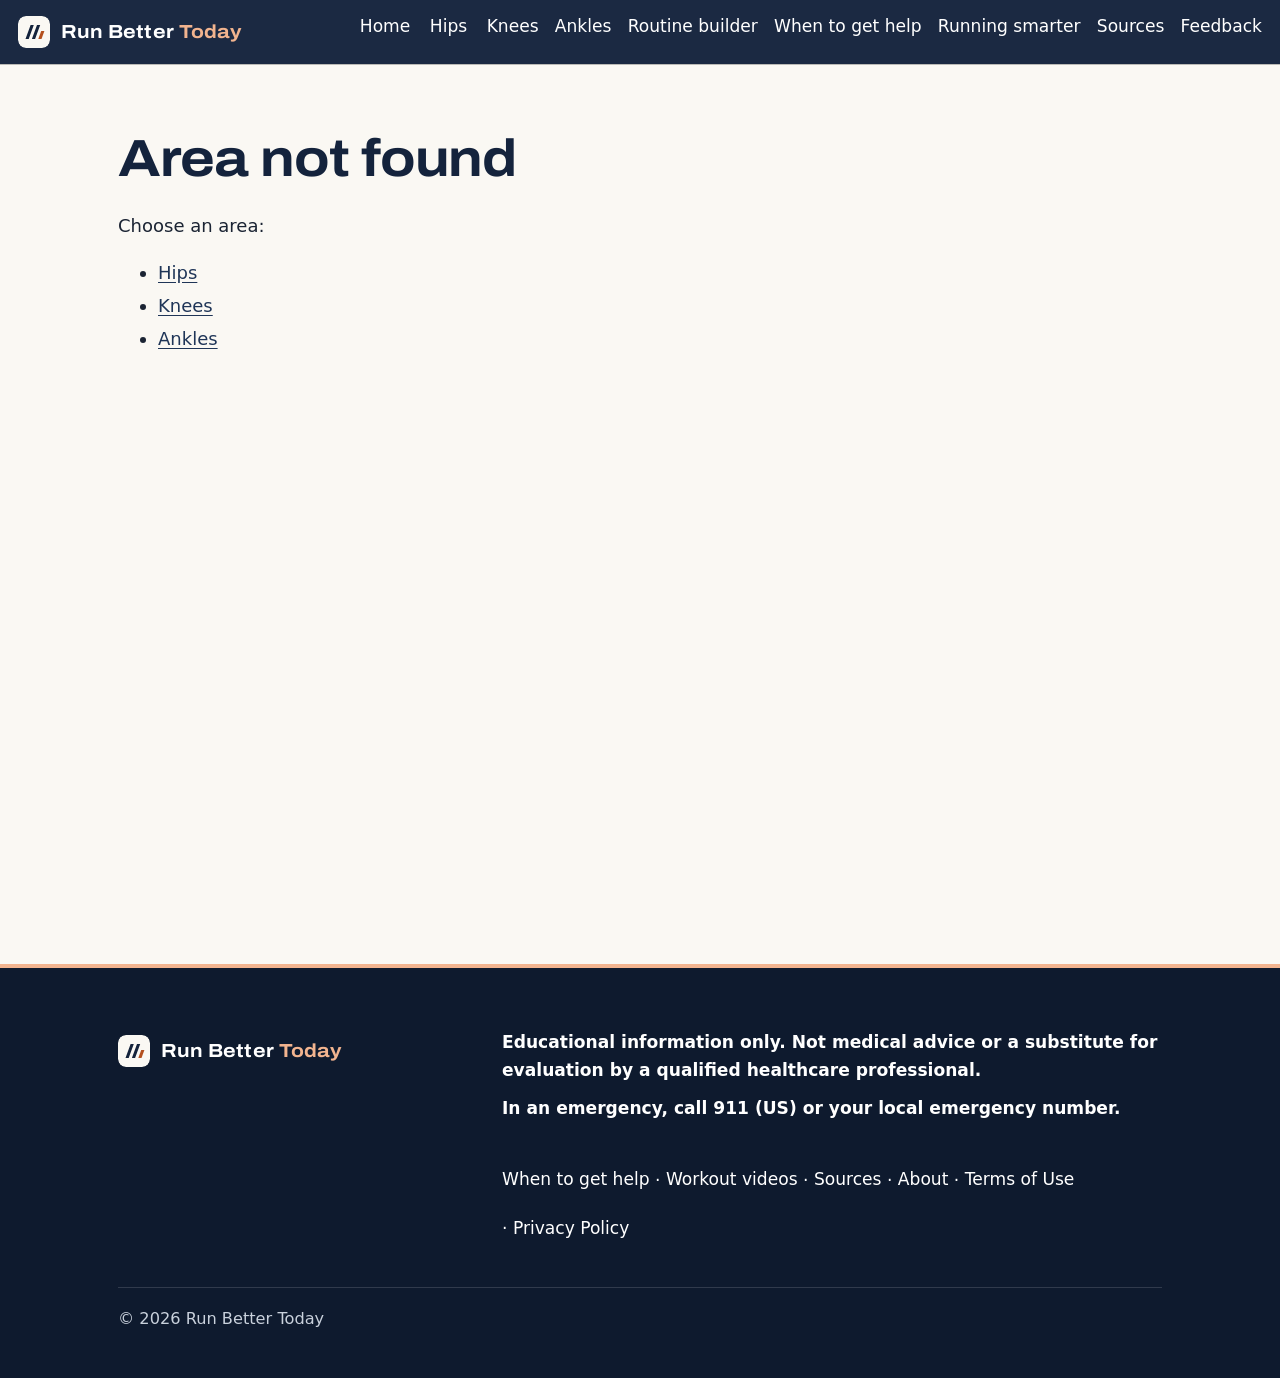
<file: area.html>
<!doctype html>
<html lang="en"><head><meta charset="utf-8"><meta name="viewport" content="width=device-width,initial-scale=1">
<!--seo-->
<title>Exercises by area | Run Better Today</title>
<meta name="description" content="Educational exercises for runners by body area: hips, knees and ankles, with step-by-step instructions, evidence labels and sources.">
<link rel="canonical" href="https://runbettertoday.github.io/area.html">
<meta name="robots" content="noindex, follow">
<meta property="og:type" content="article">
<meta property="og:site_name" content="Run Better Today">
<meta property="og:title" content="Exercises by area | Run Better Today">
<meta property="og:description" content="Educational exercises for runners by body area: hips, knees and ankles, with step-by-step instructions, evidence labels and sources.">
<meta property="og:url" content="https://runbettertoday.github.io/area.html">
<meta property="og:image" content="https://runbettertoday.github.io/img/og-1200x630.jpg">
<meta property="og:image:width" content="1200">
<meta property="og:image:height" content="630">
<meta property="og:image:alt" content="Run Better Today logo and the line Keep running. Move smarter., beside an illustration of a running path through green hills">
<meta name="twitter:card" content="summary_large_image">
<meta name="twitter:title" content="Exercises by area | Run Better Today">
<meta name="twitter:description" content="Educational exercises for runners by body area: hips, knees and ankles, with step-by-step instructions, evidence labels and sources.">
<meta name="twitter:image" content="https://runbettertoday.github.io/img/og-1200x630.jpg">
<meta name="twitter:image:alt" content="Run Better Today logo and the line Keep running. Move smarter., beside an illustration of a running path through green hills">
<!--/seo-->
<link rel="icon" href="favicon.ico" sizes="32x32">
<link rel="icon" href="favicon.svg" type="image/svg+xml">
<link rel="apple-touch-icon" href="apple-touch-icon.png">
<link rel="preload" href="fonts/archivo-display-700.woff2" as="font" type="font/woff2" crossorigin>
<link rel="manifest" href="site.webmanifest">
<meta name="theme-color" content="#14233c">
<link rel="stylesheet" href="css/style.css"></head>
<body data-page="area"><a class="skip" href="#main">Skip to main content</a>
<header class="site"><div class="wrap"><a class="brand" href="index.html"><svg class="brand-mark" viewBox="0 0 32 32" width="32" height="32" aria-hidden="true" focusable="false"><rect width="32" height="32" rx="8" fill="#faf8f3"/><path d="M7.5 23 12.6 9h3.2l-5.1 14zM13.9 23 19 9h3.2l-5.1 14z" fill="#14233c"/><path d="m20.3 23 2.9-8h3.2l-2.9 8z" fill="#b4501f"/></svg><span class="brand-word">Run Better <b>Today</b></span></a>
<nav id="site-nav" aria-label="Main"><ul><li><a href="index.html">Home</a></li><li><a href="hips.html">Hips</a></li><li><a href="knees.html">Knees</a></li><li><a href="ankles.html">Ankles</a></li><li><a href="builder.html">Routine builder</a></li><li><a href="safety.html">When to get help</a></li><li><a href="running-smarter.html">Running smarter</a></li><li><a href="sources.html">Sources</a></li><li><a href="feedback.html">Feedback</a></li></ul></nav></div></header>
<main id="main" class="wrap" tabindex="-1"><noscript><p>This site needs JavaScript to show its content.</p></noscript></main>
<footer class="site"><div class="wrap foot-grid"><div class="foot-brand"><a class="brand" href="index.html"><svg class="brand-mark" viewBox="0 0 32 32" width="32" height="32" aria-hidden="true" focusable="false"><rect width="32" height="32" rx="8" fill="#faf8f3"/><path d="M7.5 23 12.6 9h3.2l-5.1 14zM13.9 23 19 9h3.2l-5.1 14z" fill="#14233c"/><path d="m20.3 23 2.9-8h3.2l-2.9 8z" fill="#b4501f"/></svg><span class="brand-word">Run Better <b>Today</b></span></a></div><div class="foot-legal"><p><strong>Educational information only. Not medical advice or a substitute for evaluation by a qualified healthcare professional.</strong></p><p><strong>In an emergency, call 911 (US) or your local emergency number.</strong></p></div><nav class="foot-nav" aria-label="Footer"><p><a href="safety.html">When to get help</a> · <a href="workouts.html">Workout videos</a> · <a href="sources.html">Sources</a> · <a href="about.html">About</a> · <a href="terms.html">Terms of Use</a> · <a href="privacy.html">Privacy Policy</a></p></nav><p class="foot-copy">© 2026 Run Better Today</p></div></footer>
<script src="data/sources.js"></script><script src="data/areas.js"></script><script src="data/exercises.js"></script><script src="data/routines.js"></script><script src="data/content.js"></script><script src="data/poses.js"></script><script src="data/nav.js"></script><script src="data/seo.js"></script>
<script src="js/common.js"></script><script src="js/demo.js"></script><script src="js/feedback.js"></script><script src="js/pages.js"></script><script src="js/nav.js"></script>
</body></html>
</file>
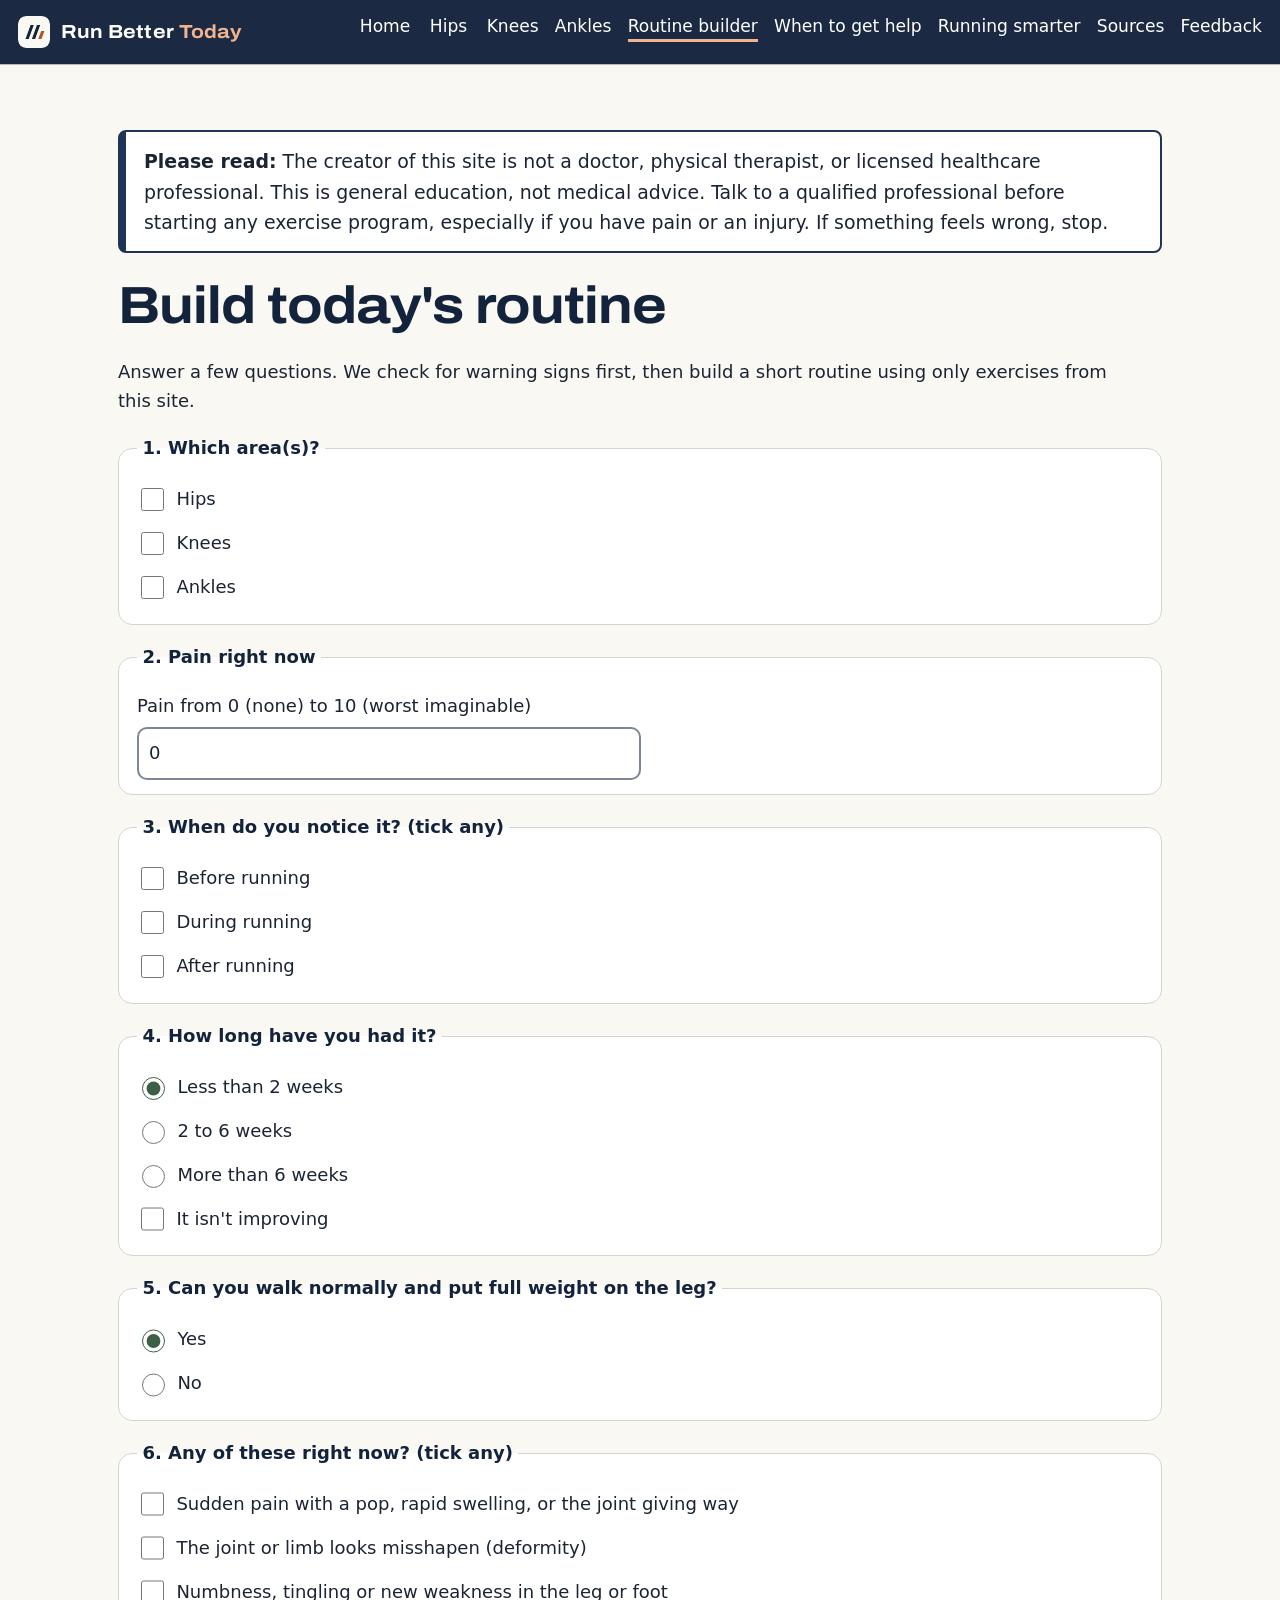
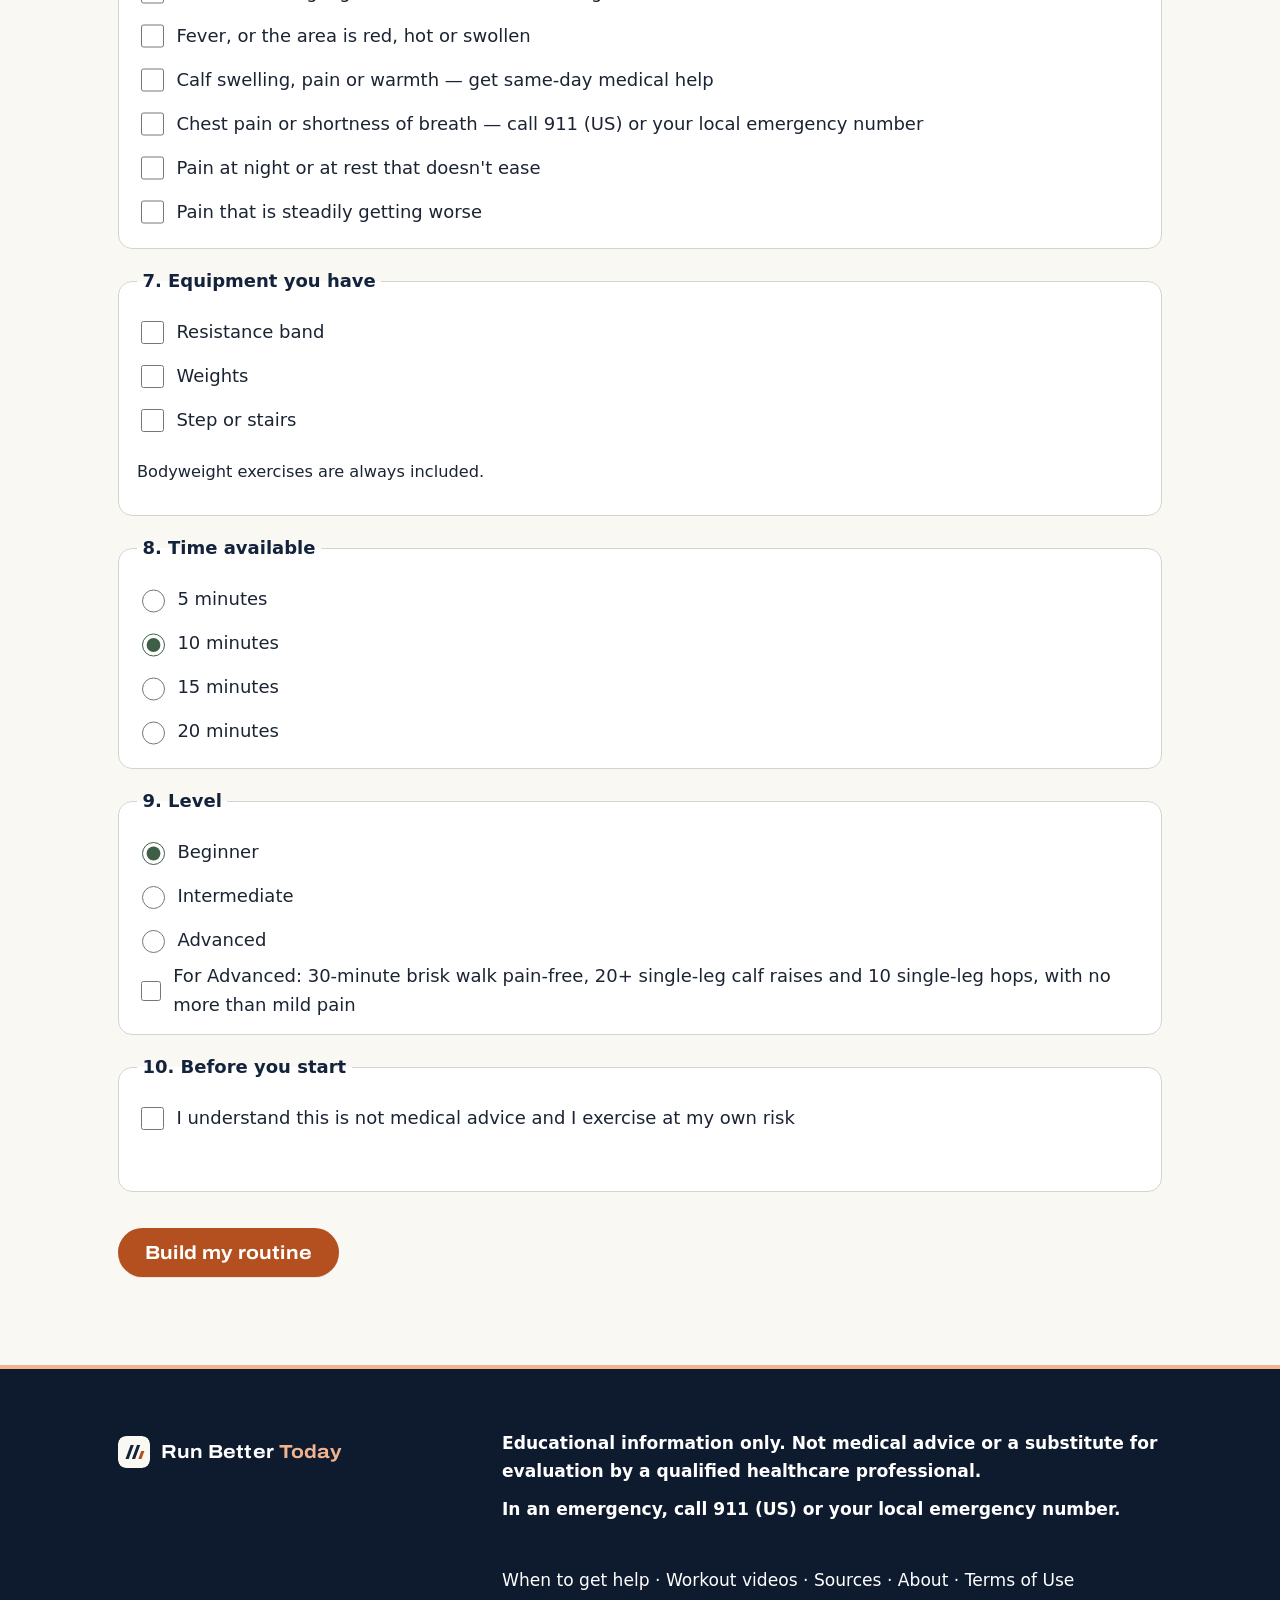
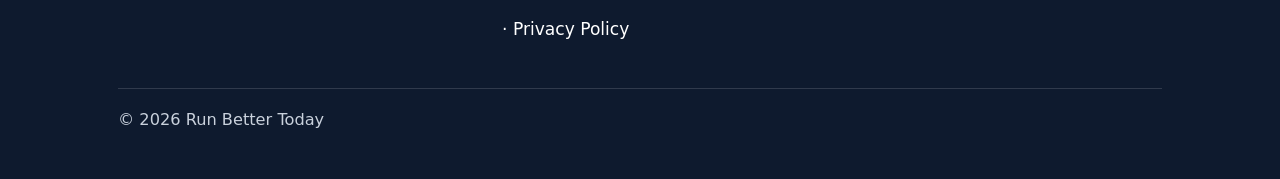
<file: builder.html>
<!doctype html>
<html lang="en"><head><meta charset="utf-8"><meta name="viewport" content="width=device-width,initial-scale=1">
<!--seo-->
<title>Daily routine builder for runners | Run Better Today</title>
<meta name="description" content="Answer a few questions to get a short daily warm-up, exercise and recovery routine. Warning signs are checked first. Educational only, not medical advice.">
<link rel="canonical" href="https://runbettertoday.github.io/builder.html">
<meta property="og:type" content="article">
<meta property="og:site_name" content="Run Better Today">
<meta property="og:title" content="Daily routine builder for runners | Run Better Today">
<meta property="og:description" content="Answer a few questions to get a short daily warm-up, exercise and recovery routine. Warning signs are checked first. Educational only, not medical advice.">
<meta property="og:url" content="https://runbettertoday.github.io/builder.html">
<meta property="og:image" content="https://runbettertoday.github.io/img/og-1200x630.jpg">
<meta property="og:image:width" content="1200">
<meta property="og:image:height" content="630">
<meta property="og:image:alt" content="Run Better Today logo and the line Keep running. Move smarter., beside an illustration of a running path through green hills">
<meta name="twitter:card" content="summary_large_image">
<meta name="twitter:title" content="Daily routine builder for runners | Run Better Today">
<meta name="twitter:description" content="Answer a few questions to get a short daily warm-up, exercise and recovery routine. Warning signs are checked first. Educational only, not medical advice.">
<meta name="twitter:image" content="https://runbettertoday.github.io/img/og-1200x630.jpg">
<meta name="twitter:image:alt" content="Run Better Today logo and the line Keep running. Move smarter., beside an illustration of a running path through green hills">
<!--/seo-->
<link rel="icon" href="favicon.ico" sizes="32x32">
<link rel="icon" href="favicon.svg" type="image/svg+xml">
<link rel="apple-touch-icon" href="apple-touch-icon.png">
<link rel="preload" href="fonts/archivo-display-700.woff2" as="font" type="font/woff2" crossorigin>
<link rel="manifest" href="site.webmanifest">
<meta name="theme-color" content="#14233c">
<link rel="stylesheet" href="css/style.css"></head>
<body data-page="builder"><a class="skip" href="#main">Skip to main content</a>
<header class="site"><div class="wrap"><a class="brand" href="index.html"><svg class="brand-mark" viewBox="0 0 32 32" width="32" height="32" aria-hidden="true" focusable="false"><rect width="32" height="32" rx="8" fill="#faf8f3"/><path d="M7.5 23 12.6 9h3.2l-5.1 14zM13.9 23 19 9h3.2l-5.1 14z" fill="#14233c"/><path d="m20.3 23 2.9-8h3.2l-2.9 8z" fill="#b4501f"/></svg><span class="brand-word">Run Better <b>Today</b></span></a>
<nav id="site-nav" aria-label="Main"><ul><li><a href="index.html">Home</a></li><li><a href="hips.html">Hips</a></li><li><a href="knees.html">Knees</a></li><li><a href="ankles.html">Ankles</a></li><li><a href="builder.html" aria-current="page">Routine builder</a></li><li><a href="safety.html">When to get help</a></li><li><a href="running-smarter.html">Running smarter</a></li><li><a href="sources.html">Sources</a></li><li><a href="feedback.html">Feedback</a></li></ul></nav></div></header>
<main id="main" class="wrap" tabindex="-1"><noscript><p>This site needs JavaScript to show its content.</p></noscript></main>
<footer class="site"><div class="wrap foot-grid"><div class="foot-brand"><a class="brand" href="index.html"><svg class="brand-mark" viewBox="0 0 32 32" width="32" height="32" aria-hidden="true" focusable="false"><rect width="32" height="32" rx="8" fill="#faf8f3"/><path d="M7.5 23 12.6 9h3.2l-5.1 14zM13.9 23 19 9h3.2l-5.1 14z" fill="#14233c"/><path d="m20.3 23 2.9-8h3.2l-2.9 8z" fill="#b4501f"/></svg><span class="brand-word">Run Better <b>Today</b></span></a></div><div class="foot-legal"><p><strong>Educational information only. Not medical advice or a substitute for evaluation by a qualified healthcare professional.</strong></p><p><strong>In an emergency, call 911 (US) or your local emergency number.</strong></p></div><nav class="foot-nav" aria-label="Footer"><p><a href="safety.html">When to get help</a> · <a href="workouts.html">Workout videos</a> · <a href="sources.html">Sources</a> · <a href="about.html">About</a> · <a href="terms.html">Terms of Use</a> · <a href="privacy.html">Privacy Policy</a></p></nav><p class="foot-copy">© 2026 Run Better Today</p></div></footer>
<script src="data/sources.js"></script><script src="data/areas.js"></script><script src="data/exercises.js"></script><script src="data/routines.js"></script><script src="data/content.js"></script><script src="data/poses.js"></script><script src="data/nav.js"></script>
<script src="js/common.js"></script><script src="js/demo.js"></script><script src="js/feedback.js"></script><script src="js/pages.js"></script><script src="js/followalong.js"></script><script src="js/nav.js"></script>
</body></html>
</file>
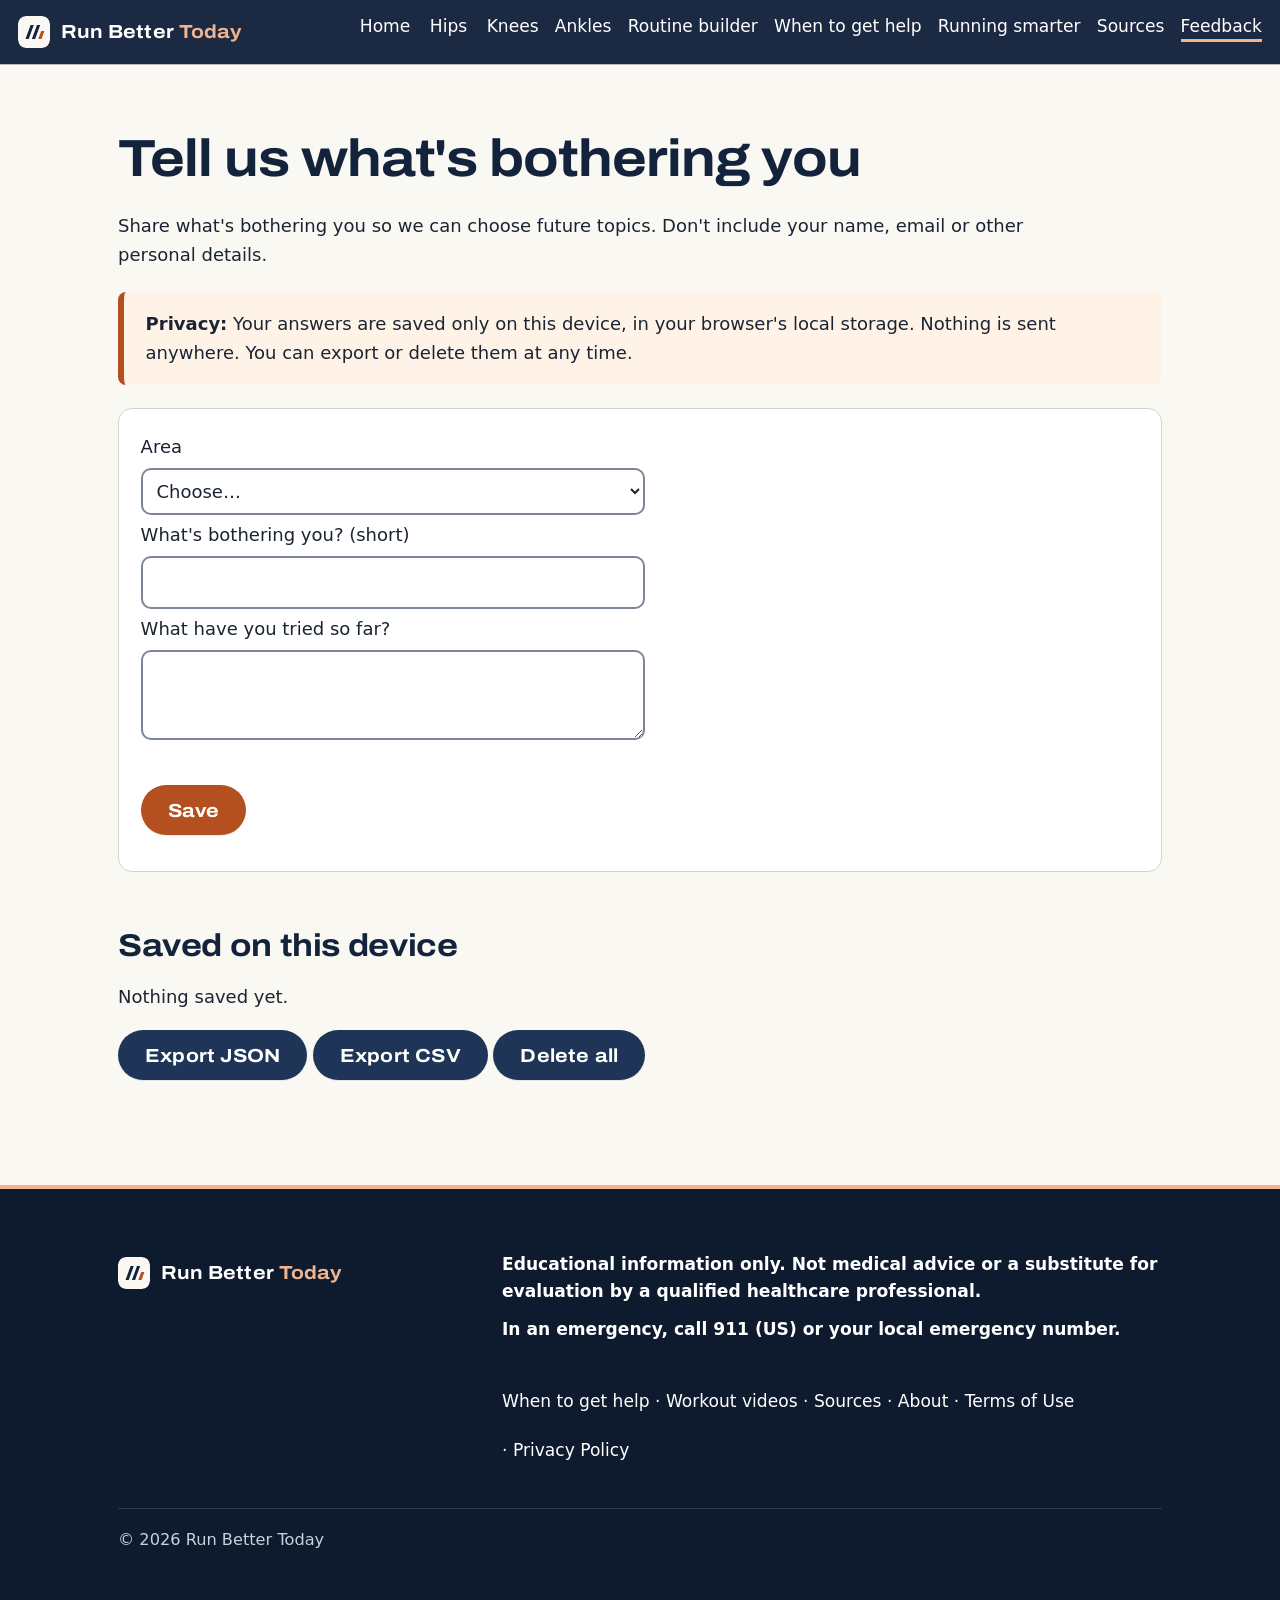
<file: feedback.html>
<!doctype html>
<html lang="en"><head><meta charset="utf-8"><meta name="viewport" content="width=device-width,initial-scale=1">
<!--seo-->
<title>Tell us what&#x27;s bothering you | Run Better Today</title>
<meta name="description" content="Share what running discomfort you&#x27;d like covered. Your note stays in your browser unless you choose to export it. Not a way to get medical advice.">
<link rel="canonical" href="https://runbettertoday.github.io/feedback.html">
<meta property="og:type" content="article">
<meta property="og:site_name" content="Run Better Today">
<meta property="og:title" content="Tell us what&#x27;s bothering you | Run Better Today">
<meta property="og:description" content="Share what running discomfort you&#x27;d like covered. Your note stays in your browser unless you choose to export it. Not a way to get medical advice.">
<meta property="og:url" content="https://runbettertoday.github.io/feedback.html">
<meta property="og:image" content="https://runbettertoday.github.io/img/og-1200x630.jpg">
<meta property="og:image:width" content="1200">
<meta property="og:image:height" content="630">
<meta property="og:image:alt" content="Run Better Today logo and the line Keep running. Move smarter., beside an illustration of a running path through green hills">
<meta name="twitter:card" content="summary_large_image">
<meta name="twitter:title" content="Tell us what&#x27;s bothering you | Run Better Today">
<meta name="twitter:description" content="Share what running discomfort you&#x27;d like covered. Your note stays in your browser unless you choose to export it. Not a way to get medical advice.">
<meta name="twitter:image" content="https://runbettertoday.github.io/img/og-1200x630.jpg">
<meta name="twitter:image:alt" content="Run Better Today logo and the line Keep running. Move smarter., beside an illustration of a running path through green hills">
<!--/seo-->
<link rel="icon" href="favicon.ico" sizes="32x32">
<link rel="icon" href="favicon.svg" type="image/svg+xml">
<link rel="apple-touch-icon" href="apple-touch-icon.png">
<link rel="preload" href="fonts/archivo-display-700.woff2" as="font" type="font/woff2" crossorigin>
<link rel="manifest" href="site.webmanifest">
<meta name="theme-color" content="#14233c">
<link rel="stylesheet" href="css/style.css"></head>
<body data-page="feedback"><a class="skip" href="#main">Skip to main content</a>
<header class="site"><div class="wrap"><a class="brand" href="index.html"><svg class="brand-mark" viewBox="0 0 32 32" width="32" height="32" aria-hidden="true" focusable="false"><rect width="32" height="32" rx="8" fill="#faf8f3"/><path d="M7.5 23 12.6 9h3.2l-5.1 14zM13.9 23 19 9h3.2l-5.1 14z" fill="#14233c"/><path d="m20.3 23 2.9-8h3.2l-2.9 8z" fill="#b4501f"/></svg><span class="brand-word">Run Better <b>Today</b></span></a>
<nav id="site-nav" aria-label="Main"><ul><li><a href="index.html">Home</a></li><li><a href="hips.html">Hips</a></li><li><a href="knees.html">Knees</a></li><li><a href="ankles.html">Ankles</a></li><li><a href="builder.html">Routine builder</a></li><li><a href="safety.html">When to get help</a></li><li><a href="running-smarter.html">Running smarter</a></li><li><a href="sources.html">Sources</a></li><li><a href="feedback.html" aria-current="page">Feedback</a></li></ul></nav></div></header>
<main id="main" class="wrap" tabindex="-1"><noscript><p>This site needs JavaScript to show its content.</p></noscript></main>
<footer class="site"><div class="wrap foot-grid"><div class="foot-brand"><a class="brand" href="index.html"><svg class="brand-mark" viewBox="0 0 32 32" width="32" height="32" aria-hidden="true" focusable="false"><rect width="32" height="32" rx="8" fill="#faf8f3"/><path d="M7.5 23 12.6 9h3.2l-5.1 14zM13.9 23 19 9h3.2l-5.1 14z" fill="#14233c"/><path d="m20.3 23 2.9-8h3.2l-2.9 8z" fill="#b4501f"/></svg><span class="brand-word">Run Better <b>Today</b></span></a></div><div class="foot-legal"><p><strong>Educational information only. Not medical advice or a substitute for evaluation by a qualified healthcare professional.</strong></p><p><strong>In an emergency, call 911 (US) or your local emergency number.</strong></p></div><nav class="foot-nav" aria-label="Footer"><p><a href="safety.html">When to get help</a> · <a href="workouts.html">Workout videos</a> · <a href="sources.html">Sources</a> · <a href="about.html">About</a> · <a href="terms.html">Terms of Use</a> · <a href="privacy.html">Privacy Policy</a></p></nav><p class="foot-copy">© 2026 Run Better Today</p></div></footer>
<script src="data/sources.js"></script><script src="data/areas.js"></script><script src="data/exercises.js"></script><script src="data/routines.js"></script><script src="data/content.js"></script><script src="data/poses.js"></script><script src="data/nav.js"></script>
<script src="js/common.js"></script><script src="js/demo.js"></script><script src="js/feedback.js"></script><script src="js/pages.js"></script><script src="js/nav.js"></script>
</body></html>
</file>
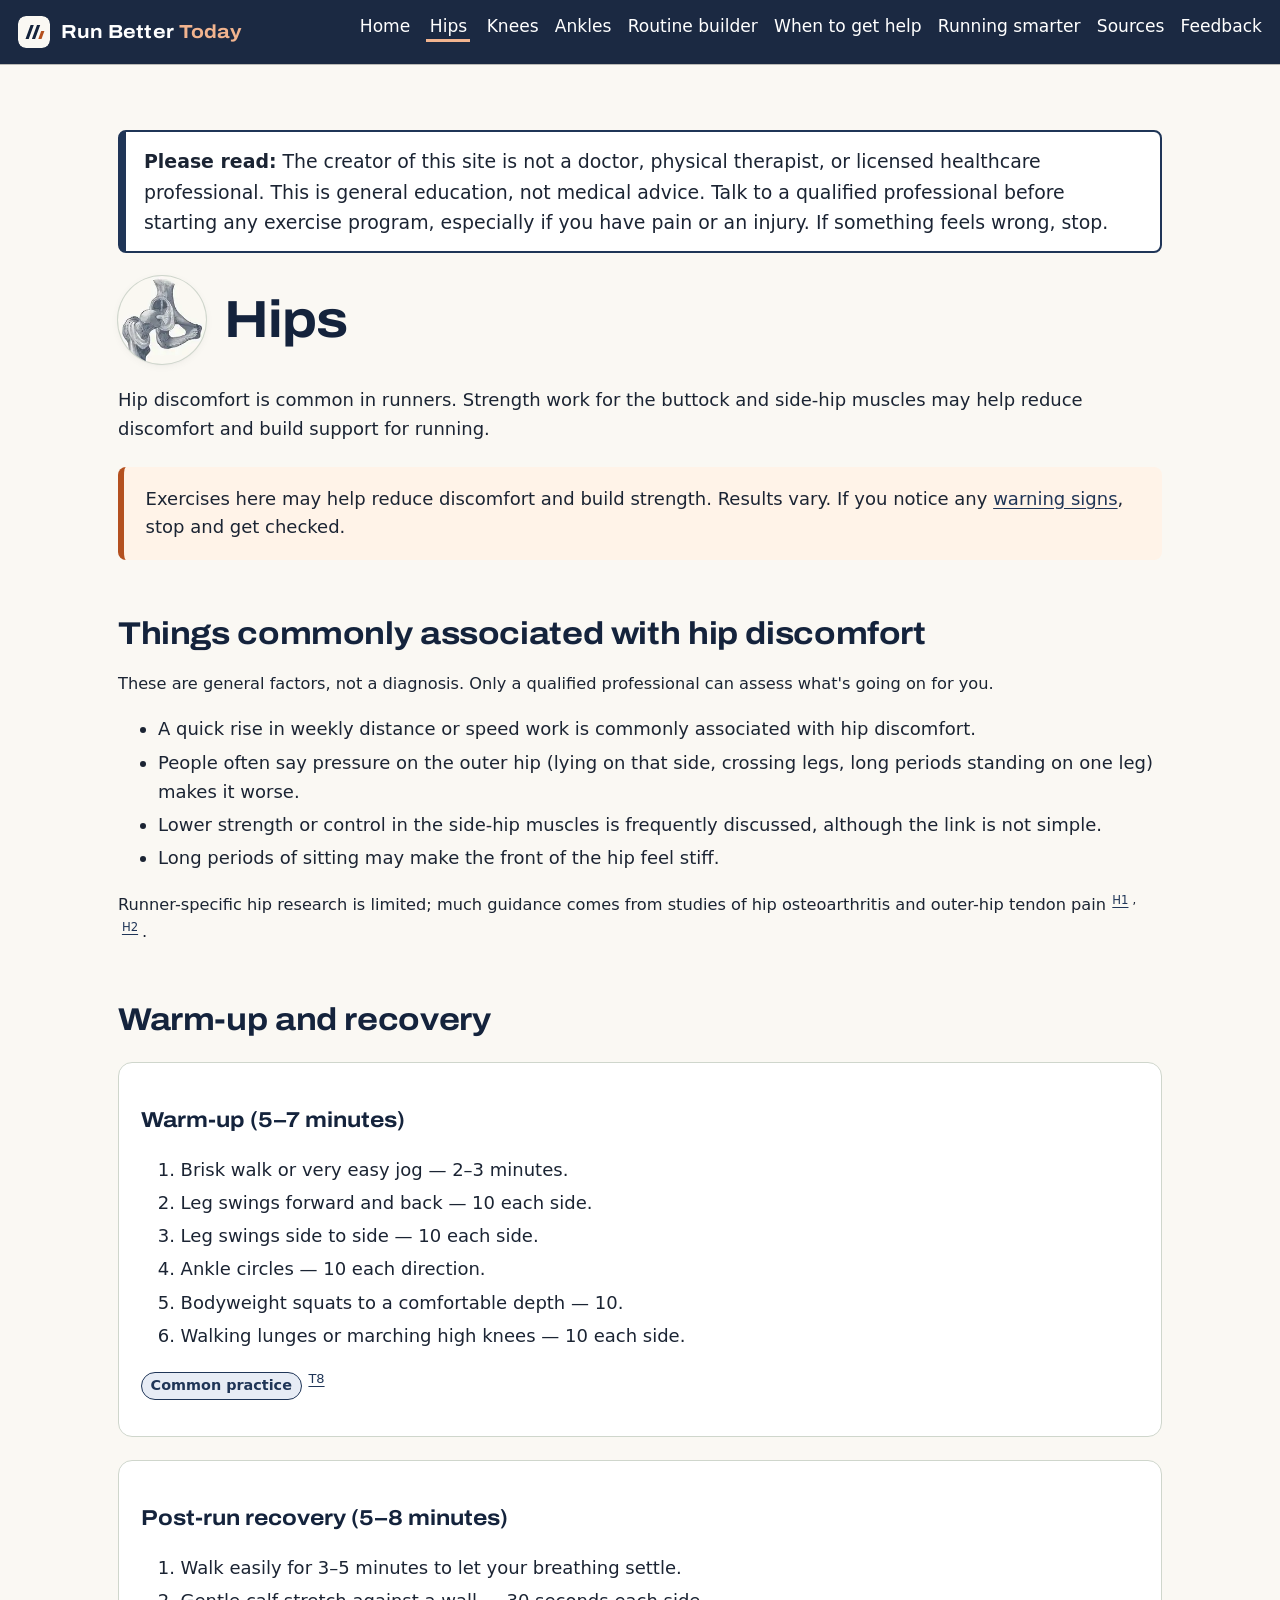
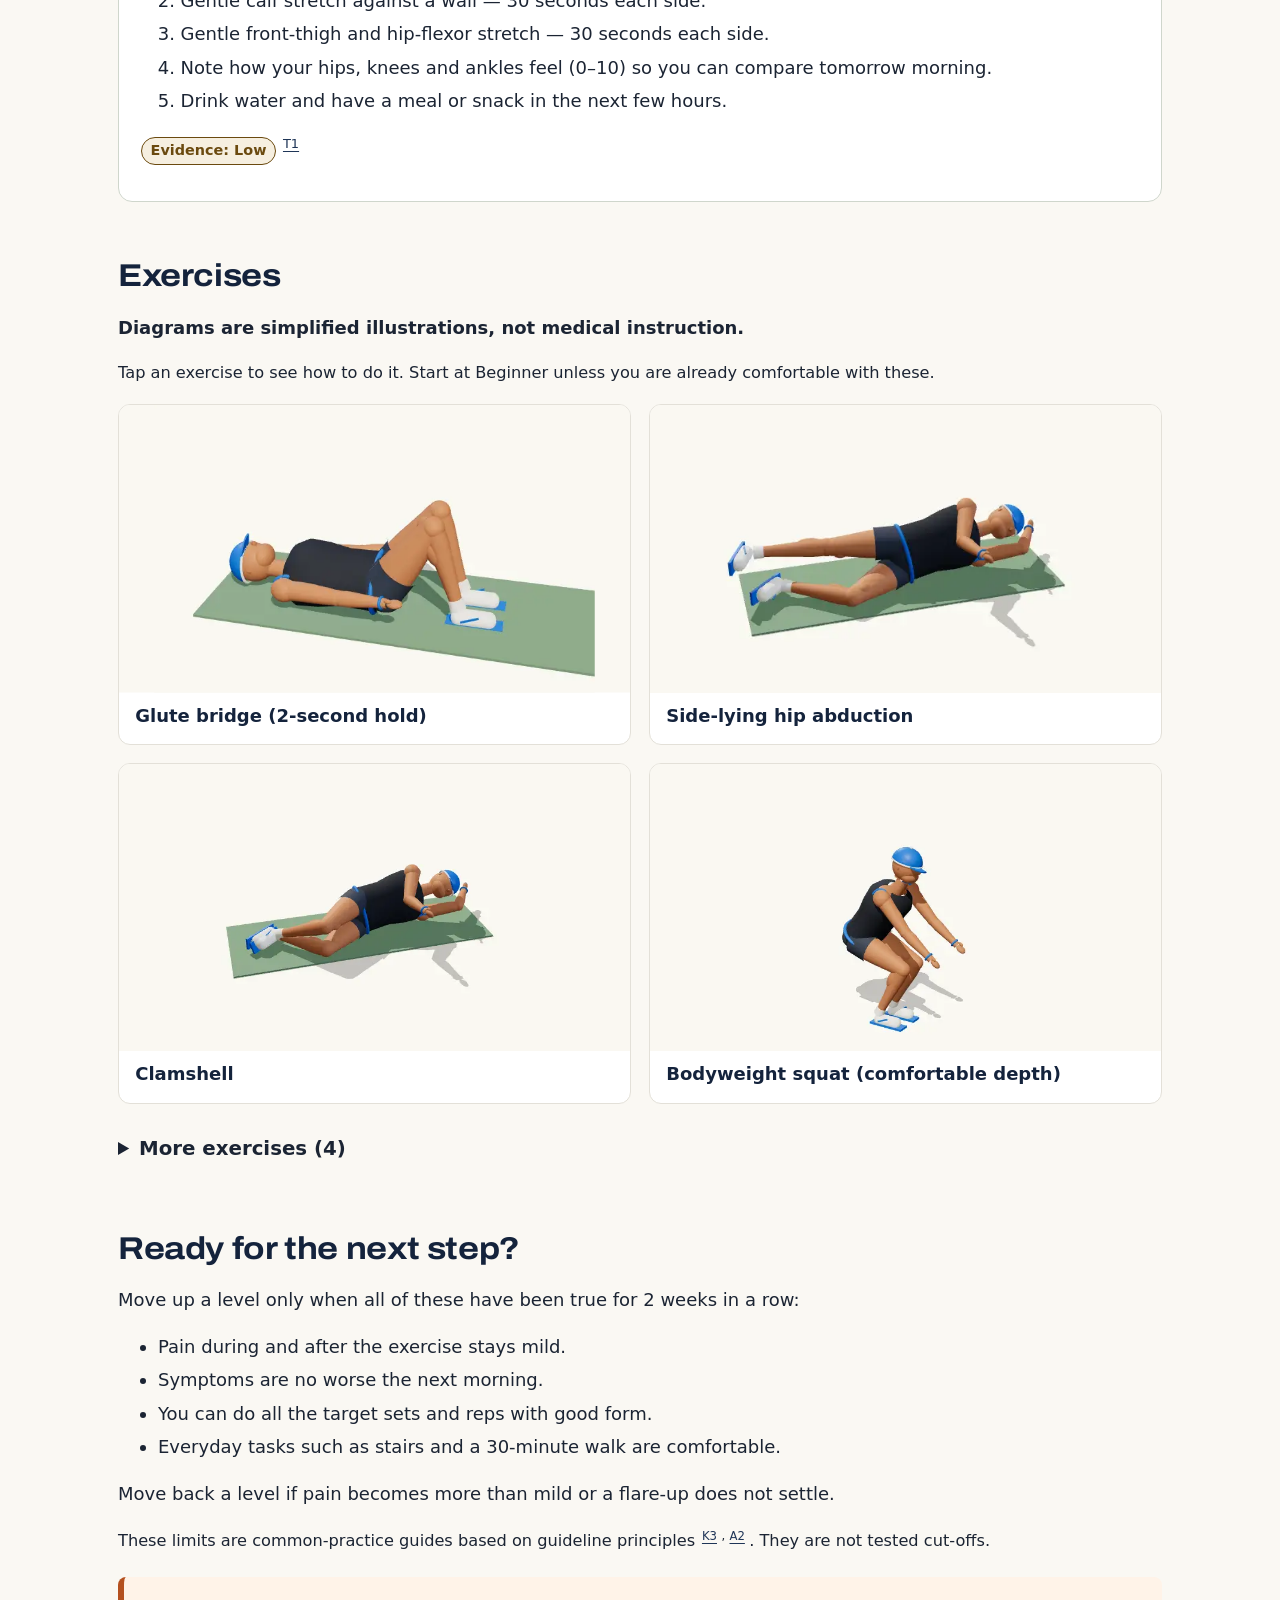
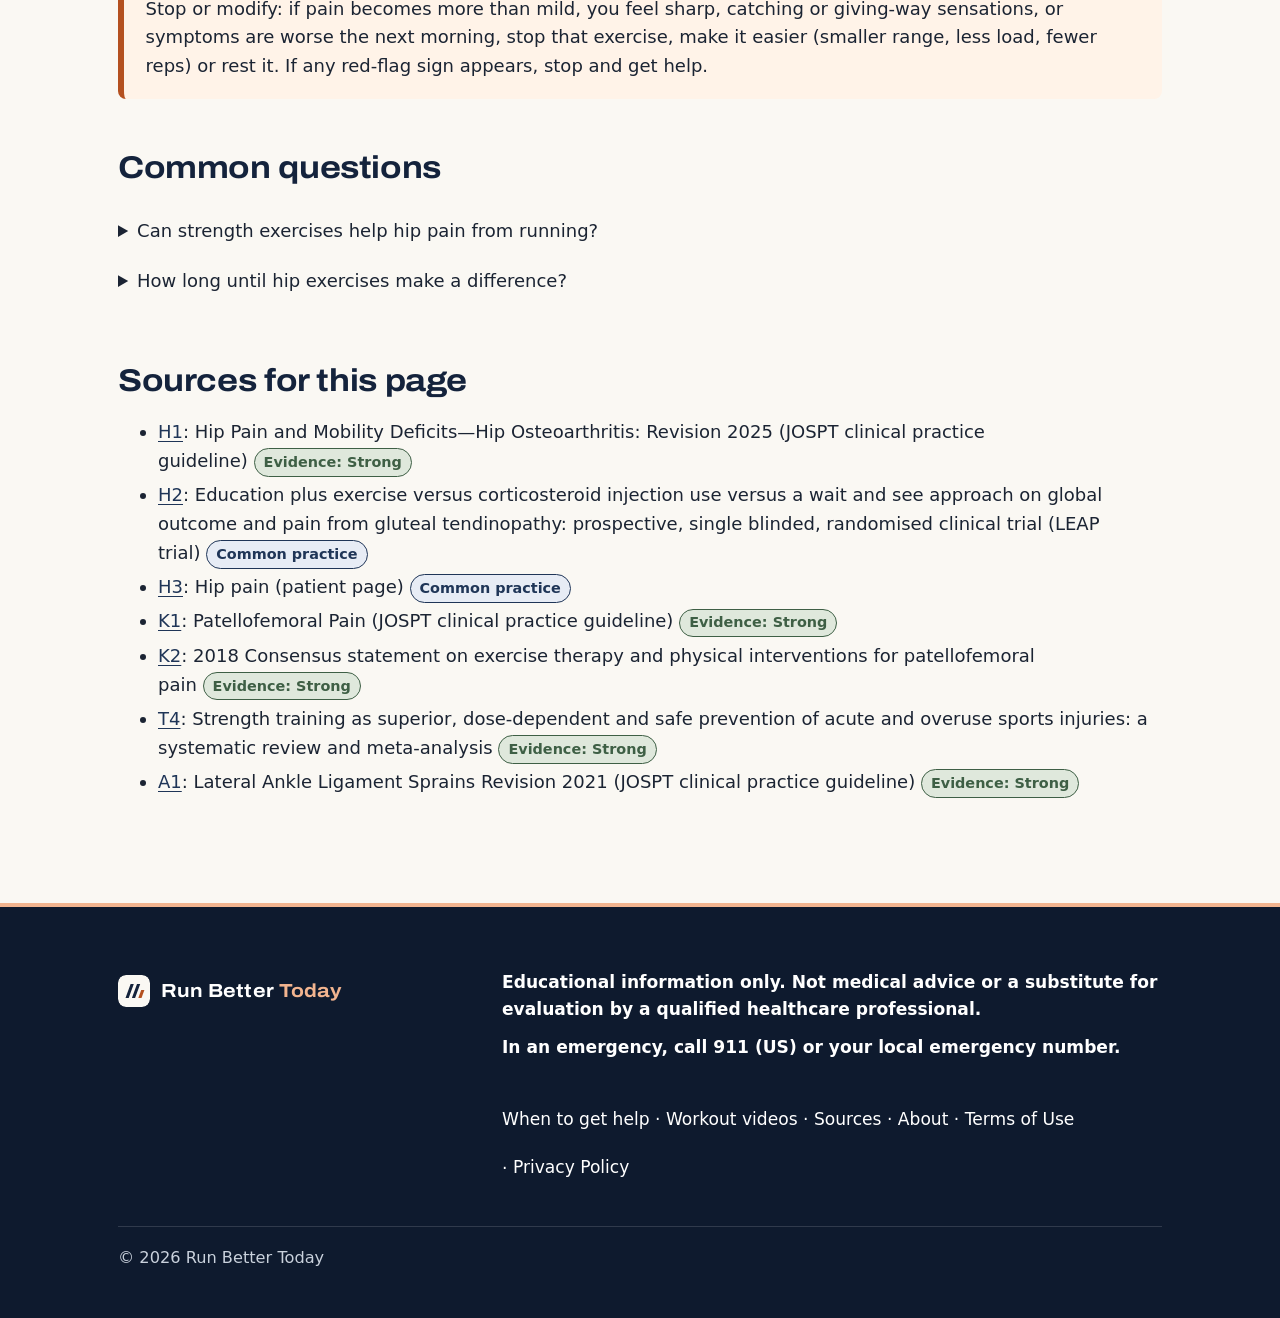
<file: hips.html>
<!doctype html>
<html lang="en"><head><meta charset="utf-8"><meta name="viewport" content="width=device-width,initial-scale=1">
<!--seo-->
<title>Hip exercises for runners | Run Better Today</title>
<meta name="description" content="Educational hip and glute strength exercises for runners, with step-by-step diagrams, evidence labels and sources, plus warning signs that need a check-up.">
<link rel="canonical" href="https://runbettertoday.github.io/hips.html">
<meta property="og:type" content="article">
<meta property="og:site_name" content="Run Better Today">
<meta property="og:title" content="Hip exercises for runners | Run Better Today">
<meta property="og:description" content="Educational hip and glute strength exercises for runners, with step-by-step diagrams, evidence labels and sources, plus warning signs that need a check-up.">
<meta property="og:url" content="https://runbettertoday.github.io/hips.html">
<meta property="og:image" content="https://runbettertoday.github.io/img/og-1200x630.jpg">
<meta property="og:image:width" content="1200">
<meta property="og:image:height" content="630">
<meta property="og:image:alt" content="Run Better Today logo and the line Keep running. Move smarter., beside an illustration of a running path through green hills">
<meta name="twitter:card" content="summary_large_image">
<meta name="twitter:title" content="Hip exercises for runners | Run Better Today">
<meta name="twitter:description" content="Educational hip and glute strength exercises for runners, with step-by-step diagrams, evidence labels and sources, plus warning signs that need a check-up.">
<meta name="twitter:image" content="https://runbettertoday.github.io/img/og-1200x630.jpg">
<meta name="twitter:image:alt" content="Run Better Today logo and the line Keep running. Move smarter., beside an illustration of a running path through green hills">
<script type="application/ld+json">{"@context": "https://schema.org", "@type": "MedicalWebPage", "name": "Hip exercises for runners | Run Better Today", "url": "https://runbettertoday.github.io/hips.html", "description": "Educational hip and glute strength exercises for runners, with step-by-step diagrams, evidence labels and sources, plus warning signs that need a check-up.", "about": {"@type": "Thing", "name": "Hips discomfort in runners"}, "audience": {"@type": "PeopleAudience", "audienceType": "Recreational runners"}, "datePublished": "2026-10-24", "dateModified": "2026-10-24", "inLanguage": "en", "isPartOf": {"@type": "WebSite", "name": "Run Better Today", "url": "https://runbettertoday.github.io/"}, "citation": [{"@type": "CreativeWork", "name": "Hip Pain and Mobility Deficits—Hip Osteoarthritis: Revision 2025 (JOSPT clinical practice guideline)", "genre": "Clinical practice guideline", "url": "https://pubmed.ncbi.nlm.nih.gov/41165671/", "author": "Koc TA Jr et al., APTA Orthopedics", "datePublished": "2025"}, {"@type": "CreativeWork", "name": "Education plus exercise versus corticosteroid injection use versus a wait and see approach on global outcome and pain from gluteal tendinopathy: prospective, single blinded, randomised clinical trial (LEAP trial)", "genre": "Randomised controlled trial", "url": "https://pubmed.ncbi.nlm.nih.gov/29720374/", "sameAs": ["https://doi.org/10.1136/bmj.k1662", "https://pubmed.ncbi.nlm.nih.gov/27139495/"], "author": "Mellor R, Bennell K, Grimaldi A, Nicolson P, Kasza J, Hodges P, Wajswelner H, Vicenzino B. BMJ 361:k1662", "datePublished": "2018"}, {"@type": "CreativeWork", "name": "Hip pain (patient page)", "genre": "Patient information", "url": "https://www.nhs.uk/conditions/hip-pain/", "author": "NHS", "datePublished": "current"}, {"@type": "CreativeWork", "name": "Patellofemoral Pain (JOSPT clinical practice guideline)", "genre": "Clinical practice guideline", "url": "https://pubmed.ncbi.nlm.nih.gov/31475628/", "author": "Willy RW et al., APTA", "datePublished": "2019"}, {"@type": "CreativeWork", "name": "2018 Consensus statement on exercise therapy and physical interventions for patellofemoral pain", "genre": "Consensus statement", "url": "https://pubmed.ncbi.nlm.nih.gov/29925502/", "author": "Collins NJ et al., BJSM", "datePublished": "2018"}, {"@type": "CreativeWork", "name": "Strength training as superior, dose-dependent and safe prevention of acute and overuse sports injuries: a systematic review and meta-analysis", "genre": "Systematic review & meta-analysis", "url": "https://pubmed.ncbi.nlm.nih.gov/30131332/", "author": "Lauersen JB et al., BJSM", "datePublished": "2018"}, {"@type": "CreativeWork", "name": "Lateral Ankle Ligament Sprains Revision 2021 (JOSPT clinical practice guideline)", "genre": "Clinical practice guideline", "url": "https://pubmed.ncbi.nlm.nih.gov/33789434/", "author": "Martin RL et al., APTA", "datePublished": "2021"}]}</script>
<script type="application/ld+json">{"@context": "https://schema.org", "@type": "FAQPage", "url": "https://runbettertoday.github.io/hips.html", "mainEntity": [{"@type": "Question", "name": "Can strength exercises help hip pain from running?", "acceptedAnswer": {"@type": "Answer", "text": "They may help. A clinical guideline recommends exercise for hip osteoarthritis, and a randomised trial in adults aged 35 to 70 with outer-hip tendon pain found an education-plus-exercise programme helped more than a wait-and-see approach at 8 weeks. Those studies were not specifically in runners."}}, {"@type": "Question", "name": "How long until hip exercises make a difference?", "acceptedAnswer": {"@type": "Answer", "text": "It varies. The trial programme above ran for 8 weeks. If hip pain lasts more than 6 weeks or isn't improving after 2 to 3 weeks of easing off, it is worth getting checked."}}]}</script>
<script type="application/ld+json">{"@context": "https://schema.org", "@type": "HowTo", "name": "Glute bridge (2-second hold)", "description": "Builds strength in the buttock and back-of-thigh muscles that support the hip and knee.", "url": "https://runbettertoday.github.io/hips.html#ex-glute-bridge", "step": [{"@type": "HowToStep", "position": 1, "text": "Lie on your back, knees bent, feet flat and hip-width apart."}, {"@type": "HowToStep", "position": 2, "text": "Press through your heels and lift your hips until your body is in a line from shoulders to knees."}, {"@type": "HowToStep", "position": 3, "text": "Hold for 2 seconds, then lower slowly."}], "totalTime": "PT3M"}</script>
<script type="application/ld+json">{"@context": "https://schema.org", "@type": "HowTo", "name": "Side-lying hip abduction", "description": "Strengthens the muscles on the side of the hip that help keep your hips level when you run.", "url": "https://runbettertoday.github.io/hips.html#ex-side-lying-abduction", "step": [{"@type": "HowToStep", "position": 1, "text": "Lie on your side with the bottom knee bent for balance."}, {"@type": "HowToStep", "position": 2, "text": "Keep the top leg straight and slightly behind you, toes pointing forward."}, {"@type": "HowToStep", "position": 3, "text": "Lift the leg about 30–40 cm, pause, and lower slowly."}], "totalTime": "PT3M"}</script>
<script type="application/ld+json">{"@context": "https://schema.org", "@type": "HowTo", "name": "Clamshell", "description": "Works the deep hip muscles that turn the thigh outward.", "url": "https://runbettertoday.github.io/hips.html#ex-clamshell", "step": [{"@type": "HowToStep", "position": 1, "text": "Lie on your side, hips and knees bent, feet together."}, {"@type": "HowToStep", "position": 2, "text": "Keeping feet touching, lift the top knee without rolling your hips back."}, {"@type": "HowToStep", "position": 3, "text": "Lower slowly. Add a light band above the knees when it feels easy."}], "totalTime": "PT3M"}</script>
<script type="application/ld+json">{"@context": "https://schema.org", "@type": "HowTo", "name": "Bodyweight squat (comfortable depth)", "description": "Builds strength in the hip and thigh muscles with a simple, everyday movement. Squats were part of the education-plus-exercise programme in a randomised trial for outer-hip tendon pain (H2).", "url": "https://runbettertoday.github.io/hips.html#ex-bodyweight-squat", "step": [{"@type": "HowToStep", "position": 1, "text": "Stand with feet about hip-width apart, arms forward for balance."}, {"@type": "HowToStep", "position": 2, "text": "Sit your hips back and down only as far as feels comfortable, keeping your chest up."}, {"@type": "HowToStep", "position": 3, "text": "Push through your whole foot to stand back up."}], "totalTime": "PT3M"}</script>
<script type="application/ld+json">{"@context": "https://schema.org", "@type": "HowTo", "name": "Single-leg bridge", "description": "The next step from the bridge: each side works on its own.", "url": "https://runbettertoday.github.io/hips.html#ex-single-leg-bridge", "step": [{"@type": "HowToStep", "position": 1, "text": "Start as for a glute bridge."}, {"@type": "HowToStep", "position": 2, "text": "Lift one foot off the floor and keep thighs level."}, {"@type": "HowToStep", "position": 3, "text": "Push through the planted heel to lift your hips, pause, and lower slowly."}], "totalTime": "PT4M"}</script>
<script type="application/ld+json">{"@context": "https://schema.org", "@type": "HowTo", "name": "Banded side steps / monster walks", "description": "Strengthens side-hip muscles in a standing position that is closer to running.", "url": "https://runbettertoday.github.io/hips.html#ex-band-side-steps", "step": [{"@type": "HowToStep", "position": 1, "text": "Place a light band around the legs above the knees or at the ankles."}, {"@type": "HowToStep", "position": 2, "text": "Bend knees slightly, chest up."}, {"@type": "HowToStep", "position": 3, "text": "Step sideways 10 steps, keeping tension in the band, then return."}], "totalTime": "PT3M"}</script>
<script type="application/ld+json">{"@context": "https://schema.org", "@type": "HowTo", "name": "Loaded hip thrust / weighted bridge", "description": "Heavier strength work for the buttock muscles.", "url": "https://runbettertoday.github.io/hips.html#ex-hip-thrust", "step": [{"@type": "HowToStep", "position": 1, "text": "Sit with shoulder blades against a sofa or bench, weight resting across the hips (use padding)."}, {"@type": "HowToStep", "position": 2, "text": "Drive through the heels to lift the hips level with the shoulders."}, {"@type": "HowToStep", "position": 3, "text": "Lower with control."}], "totalTime": "PT4M"}</script>
<script type="application/ld+json">{"@context": "https://schema.org", "@type": "HowTo", "name": "Step-up with knee drive (loaded)", "description": "Builds single-leg strength in a running-like pattern.", "url": "https://runbettertoday.github.io/hips.html#ex-step-up-knee-drive", "step": [{"@type": "HowToStep", "position": 1, "text": "Stand facing a sturdy step, holding light weights if able."}, {"@type": "HowToStep", "position": 2, "text": "Step up, driving the back knee up to hip height."}, {"@type": "HowToStep", "position": 3, "text": "Step down slowly with control."}], "totalTime": "PT4M"}</script>
<!--/seo-->
<link rel="icon" href="favicon.ico" sizes="32x32">
<link rel="icon" href="favicon.svg" type="image/svg+xml">
<link rel="apple-touch-icon" href="apple-touch-icon.png">
<link rel="preload" href="fonts/archivo-display-700.woff2" as="font" type="font/woff2" crossorigin>
<link rel="manifest" href="site.webmanifest">
<meta name="theme-color" content="#14233c">
<link rel="stylesheet" href="css/style.css"></head>
<body data-page="area" data-area="hips"><a class="skip" href="#main">Skip to main content</a>
<header class="site"><div class="wrap"><a class="brand" href="index.html"><svg class="brand-mark" viewBox="0 0 32 32" width="32" height="32" aria-hidden="true" focusable="false"><rect width="32" height="32" rx="8" fill="#faf8f3"/><path d="M7.5 23 12.6 9h3.2l-5.1 14zM13.9 23 19 9h3.2l-5.1 14z" fill="#14233c"/><path d="m20.3 23 2.9-8h3.2l-2.9 8z" fill="#b4501f"/></svg><span class="brand-word">Run Better <b>Today</b></span></a>
<nav id="site-nav" aria-label="Main"><ul><li><a href="index.html">Home</a></li><li><a href="hips.html" aria-current="page">Hips</a></li><li><a href="knees.html">Knees</a></li><li><a href="ankles.html">Ankles</a></li><li><a href="builder.html">Routine builder</a></li><li><a href="safety.html">When to get help</a></li><li><a href="running-smarter.html">Running smarter</a></li><li><a href="sources.html">Sources</a></li><li><a href="feedback.html">Feedback</a></li></ul></nav></div></header>
<main id="main" class="wrap" tabindex="-1"><noscript><p>This site needs JavaScript to show its content.</p></noscript></main>
<footer class="site"><div class="wrap foot-grid"><div class="foot-brand"><a class="brand" href="index.html"><svg class="brand-mark" viewBox="0 0 32 32" width="32" height="32" aria-hidden="true" focusable="false"><rect width="32" height="32" rx="8" fill="#faf8f3"/><path d="M7.5 23 12.6 9h3.2l-5.1 14zM13.9 23 19 9h3.2l-5.1 14z" fill="#14233c"/><path d="m20.3 23 2.9-8h3.2l-2.9 8z" fill="#b4501f"/></svg><span class="brand-word">Run Better <b>Today</b></span></a></div><div class="foot-legal"><p><strong>Educational information only. Not medical advice or a substitute for evaluation by a qualified healthcare professional.</strong></p><p><strong>In an emergency, call 911 (US) or your local emergency number.</strong></p></div><nav class="foot-nav" aria-label="Footer"><p><a href="safety.html">When to get help</a> · <a href="workouts.html">Workout videos</a> · <a href="sources.html">Sources</a> · <a href="about.html">About</a> · <a href="terms.html">Terms of Use</a> · <a href="privacy.html">Privacy Policy</a></p></nav><p class="foot-copy">© 2026 Run Better Today</p></div></footer>
<script src="data/sources.js"></script><script src="data/areas.js"></script><script src="data/exercises.js"></script><script src="data/routines.js"></script><script src="data/content.js"></script><script src="data/poses.js"></script><script src="data/nav.js"></script><script src="data/seo.js"></script>
<script src="js/common.js"></script><script src="js/demo.js"></script><script src="js/feedback.js"></script><script src="js/pages.js"></script><script src="js/nav.js"></script>
</body></html>
</file>
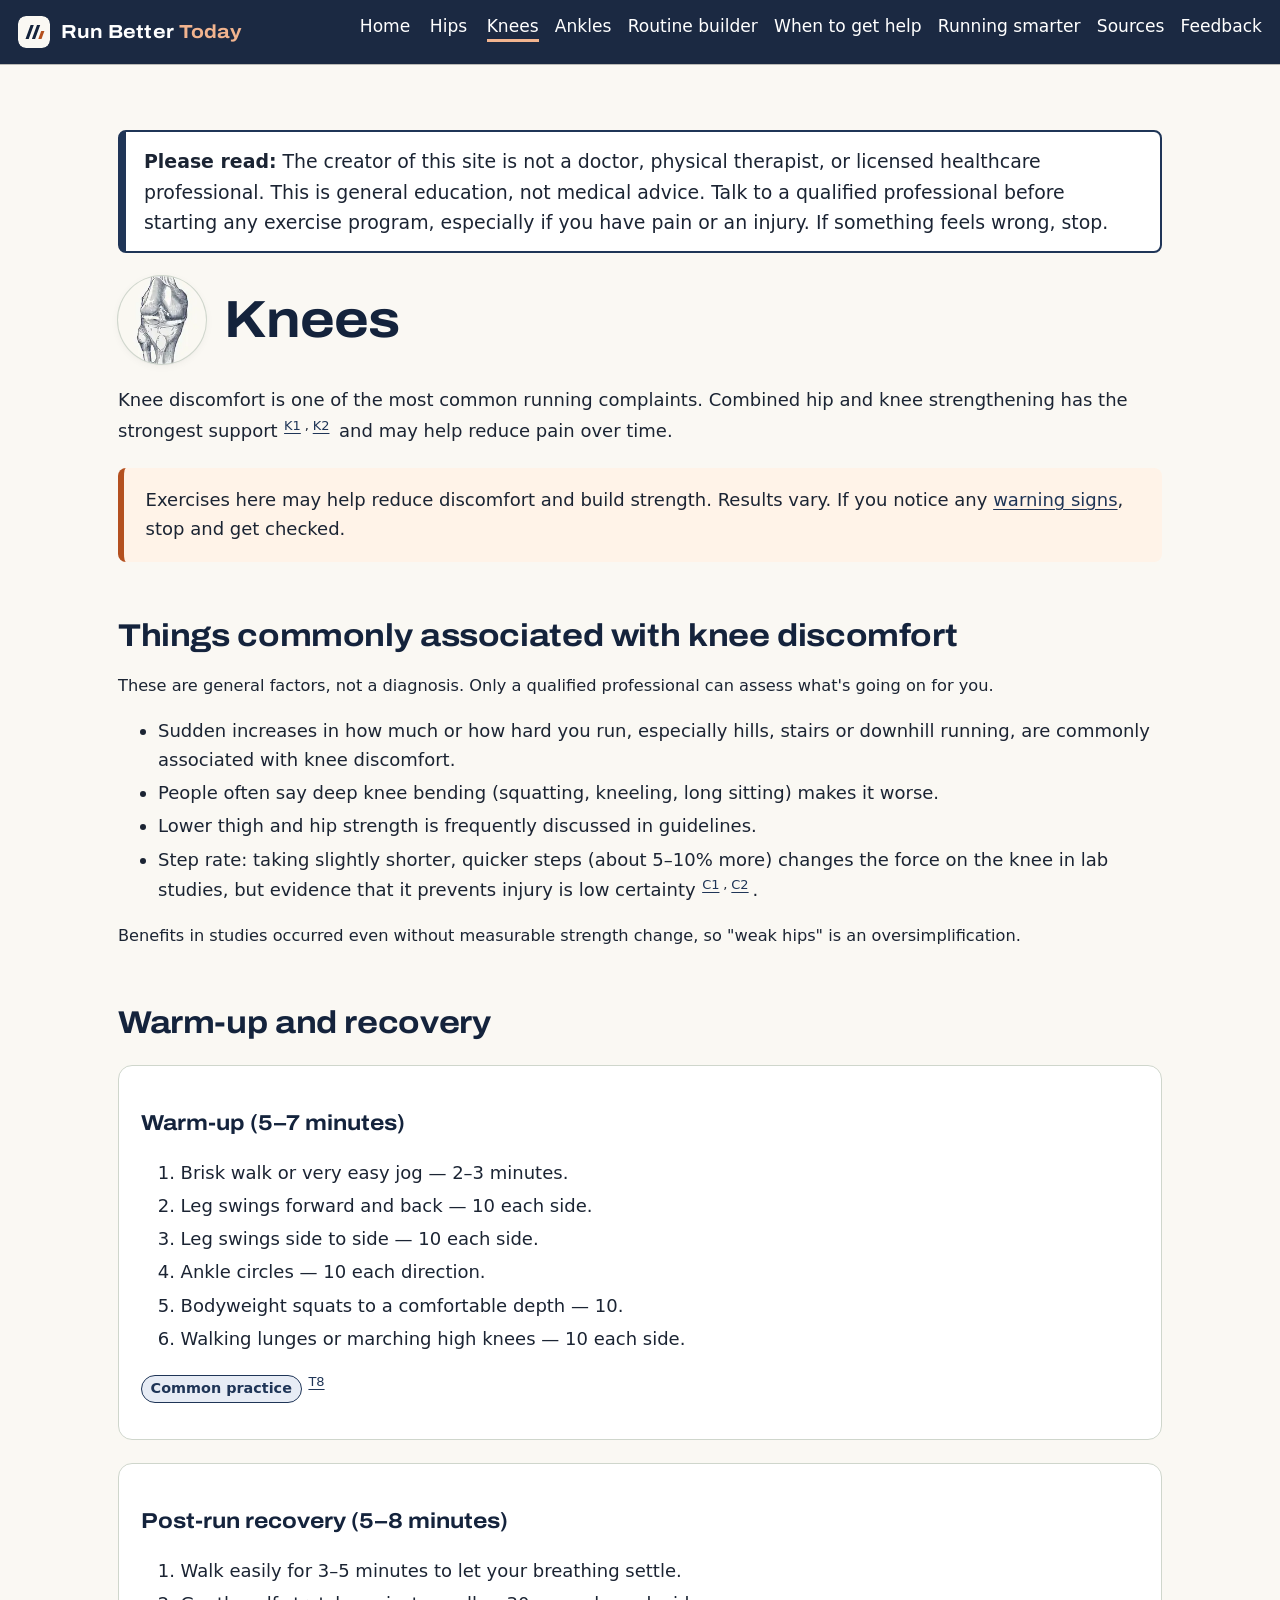
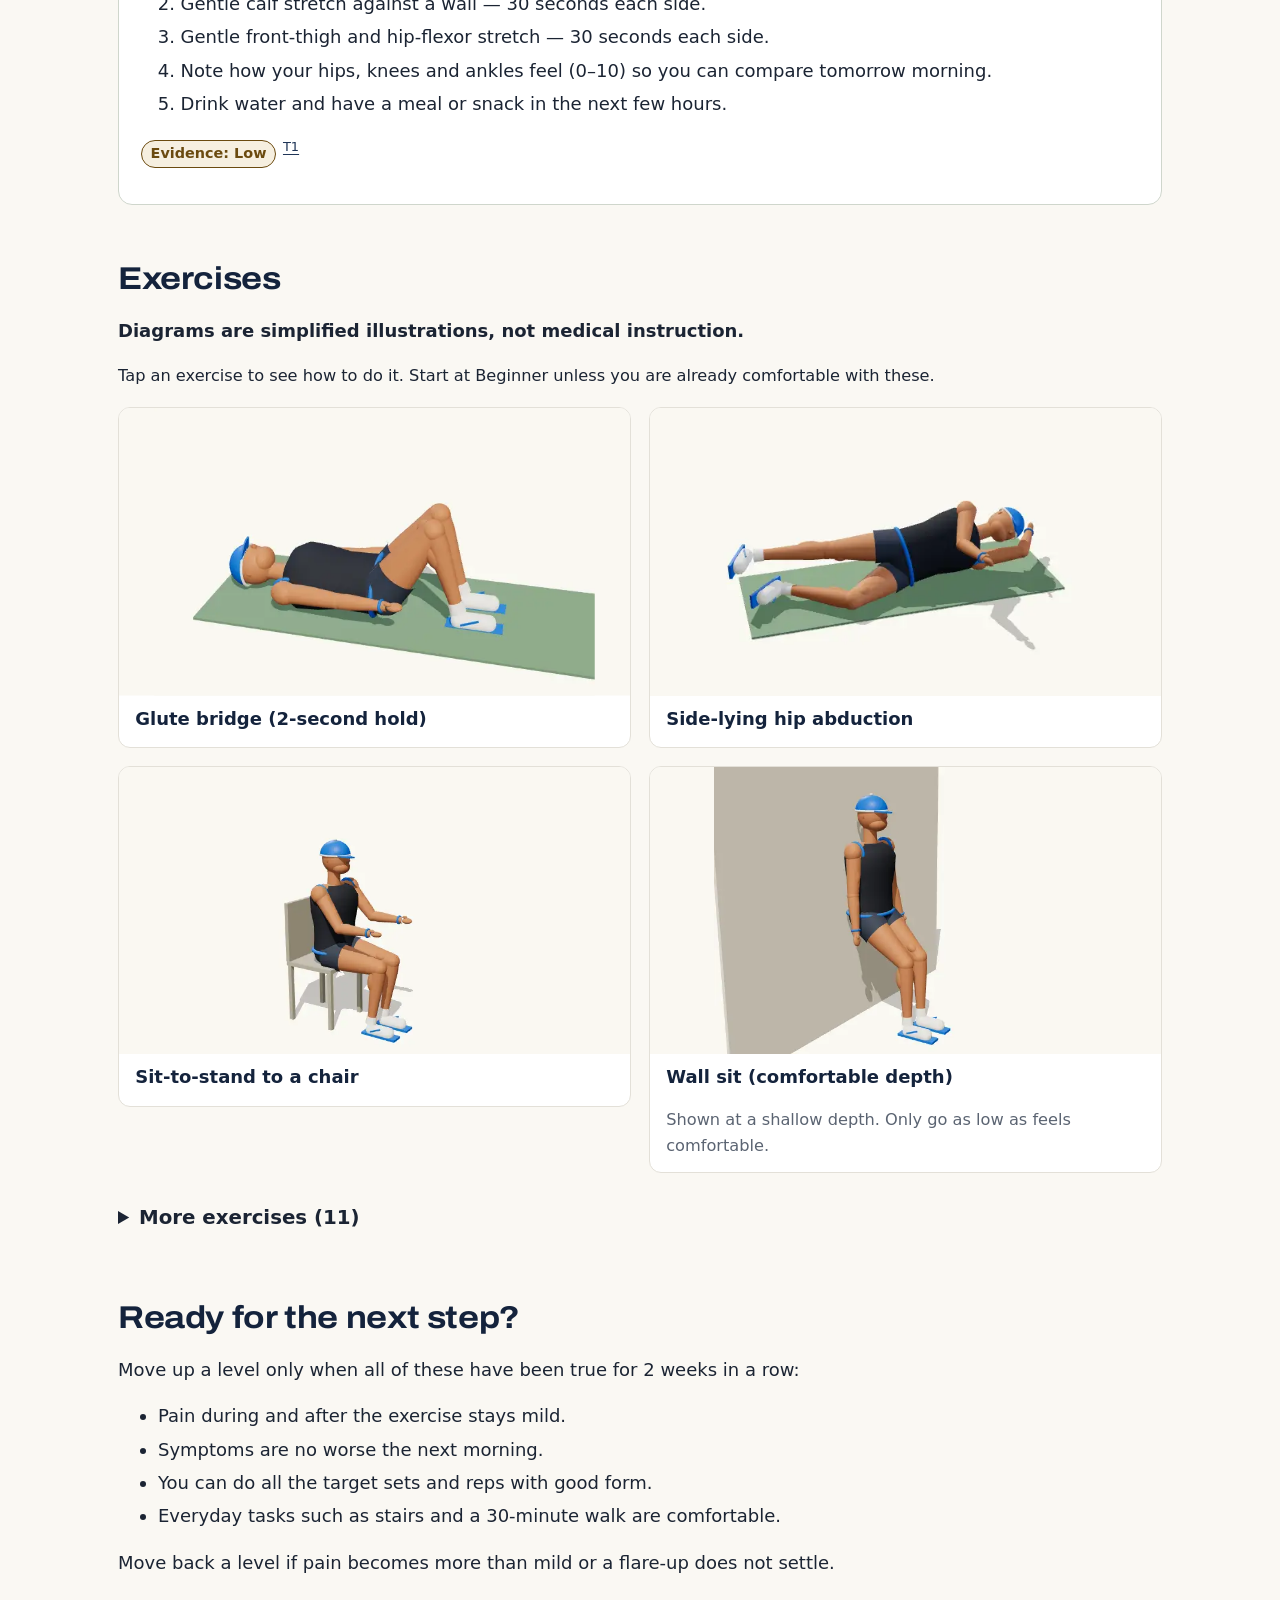
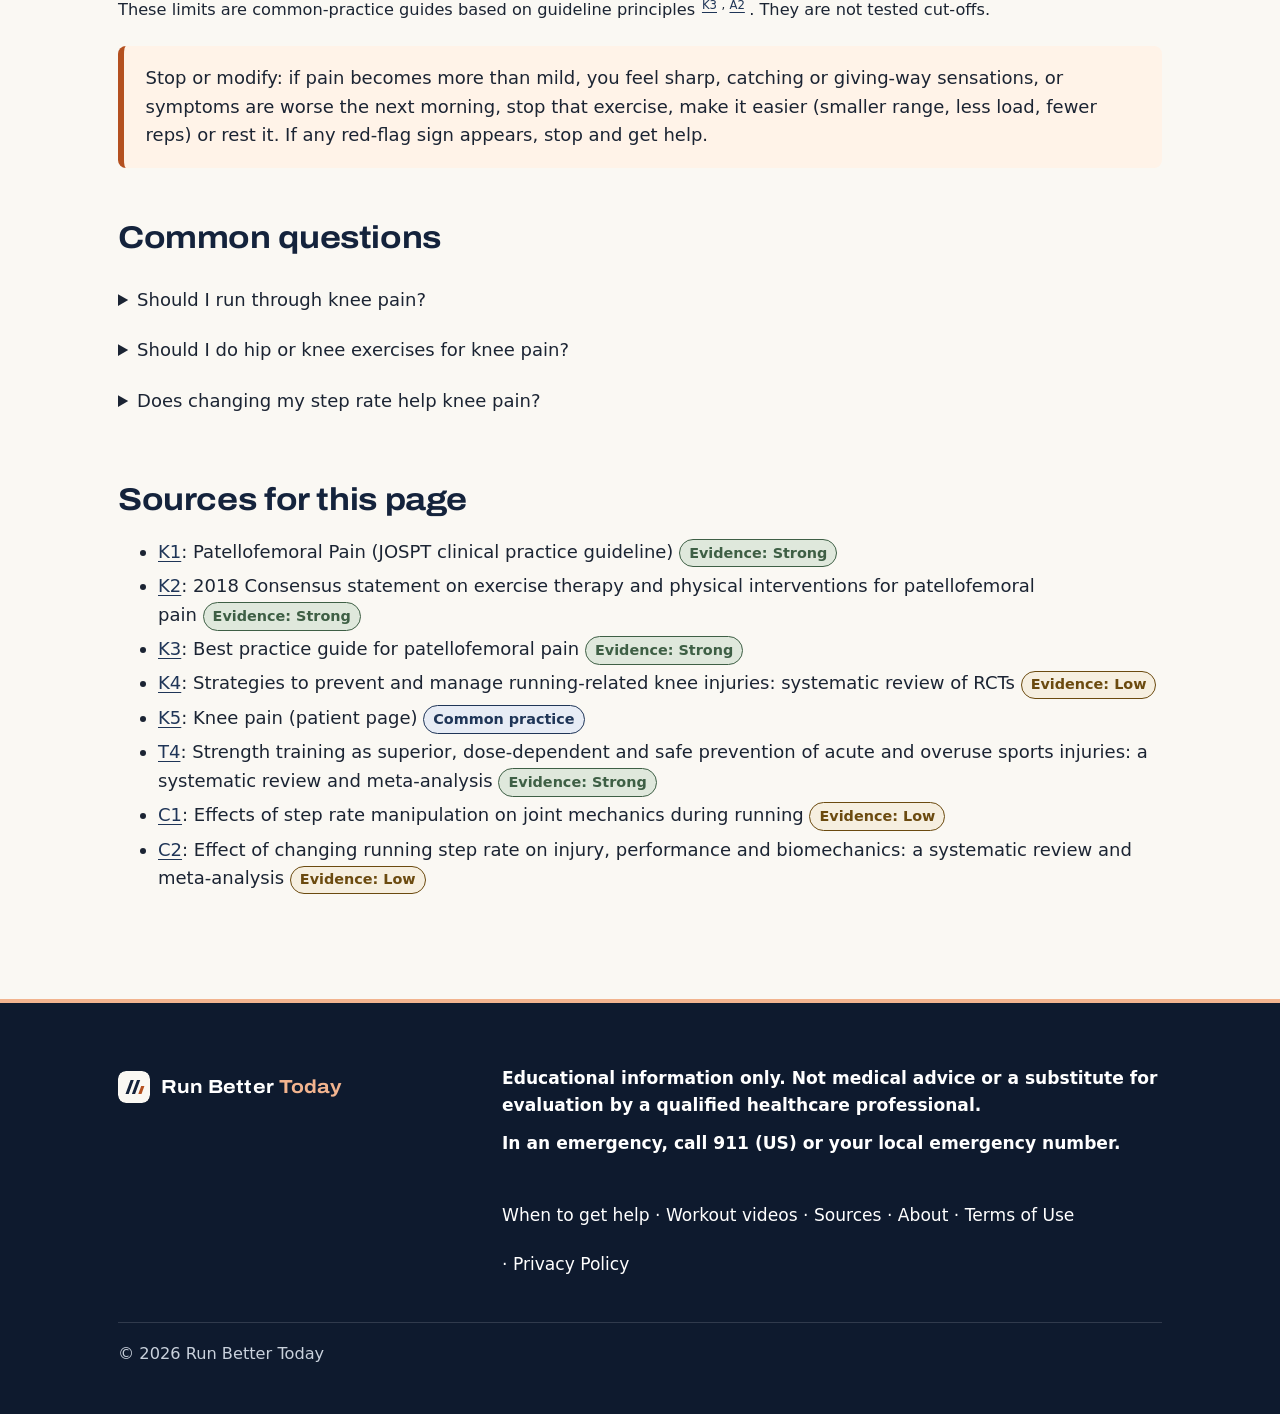
<file: knees.html>
<!doctype html>
<html lang="en"><head><meta charset="utf-8"><meta name="viewport" content="width=device-width,initial-scale=1">
<!--seo-->
<title>Knee exercises for runners | Run Better Today</title>
<meta name="description" content="Educational hip and knee strengthening exercises that may help runners with knee discomfort, with step-by-step instructions, evidence labels, sources and warning signs.">
<link rel="canonical" href="https://runbettertoday.github.io/knees.html">
<meta property="og:type" content="article">
<meta property="og:site_name" content="Run Better Today">
<meta property="og:title" content="Knee exercises for runners | Run Better Today">
<meta property="og:description" content="Educational hip and knee strengthening exercises that may help runners with knee discomfort, with step-by-step instructions, evidence labels, sources and warning signs.">
<meta property="og:url" content="https://runbettertoday.github.io/knees.html">
<meta property="og:image" content="https://runbettertoday.github.io/img/og-1200x630.jpg">
<meta property="og:image:width" content="1200">
<meta property="og:image:height" content="630">
<meta property="og:image:alt" content="Run Better Today logo and the line Keep running. Move smarter., beside an illustration of a running path through green hills">
<meta name="twitter:card" content="summary_large_image">
<meta name="twitter:title" content="Knee exercises for runners | Run Better Today">
<meta name="twitter:description" content="Educational hip and knee strengthening exercises that may help runners with knee discomfort, with step-by-step instructions, evidence labels, sources and warning signs.">
<meta name="twitter:image" content="https://runbettertoday.github.io/img/og-1200x630.jpg">
<meta name="twitter:image:alt" content="Run Better Today logo and the line Keep running. Move smarter., beside an illustration of a running path through green hills">
<script type="application/ld+json">{"@context": "https://schema.org", "@type": "MedicalWebPage", "name": "Knee exercises for runners | Run Better Today", "url": "https://runbettertoday.github.io/knees.html", "description": "Educational hip and knee strengthening exercises that may help runners with knee discomfort, with step-by-step instructions, evidence labels, sources and warning signs.", "about": {"@type": "Thing", "name": "Knees discomfort in runners"}, "audience": {"@type": "PeopleAudience", "audienceType": "Recreational runners"}, "datePublished": "2026-10-24", "dateModified": "2026-10-24", "inLanguage": "en", "isPartOf": {"@type": "WebSite", "name": "Run Better Today", "url": "https://runbettertoday.github.io/"}, "citation": [{"@type": "CreativeWork", "name": "Patellofemoral Pain (JOSPT clinical practice guideline)", "genre": "Clinical practice guideline", "url": "https://pubmed.ncbi.nlm.nih.gov/31475628/", "author": "Willy RW et al., APTA", "datePublished": "2019"}, {"@type": "CreativeWork", "name": "2018 Consensus statement on exercise therapy and physical interventions for patellofemoral pain", "genre": "Consensus statement", "url": "https://pubmed.ncbi.nlm.nih.gov/29925502/", "author": "Collins NJ et al., BJSM", "datePublished": "2018"}, {"@type": "CreativeWork", "name": "Best practice guide for patellofemoral pain", "genre": "Best-practice guide", "url": "https://pubmed.ncbi.nlm.nih.gov/39401870/", "author": "Neal BS et al., BJSM", "datePublished": "2024"}, {"@type": "CreativeWork", "name": "Strategies to prevent and manage running-related knee injuries: systematic review of RCTs", "genre": "Systematic review of RCTs", "url": "https://pubmed.ncbi.nlm.nih.gov/36150753/", "author": "Alexander JLN et al., BJSM", "datePublished": "2022"}, {"@type": "CreativeWork", "name": "Knee pain (patient page)", "genre": "Patient information", "url": "https://www.nhs.uk/conditions/knee-pain/", "author": "NHS", "datePublished": "current"}, {"@type": "CreativeWork", "name": "Strength training as superior, dose-dependent and safe prevention of acute and overuse sports injuries: a systematic review and meta-analysis", "genre": "Systematic review & meta-analysis", "url": "https://pubmed.ncbi.nlm.nih.gov/30131332/", "author": "Lauersen JB et al., BJSM", "datePublished": "2018"}, {"@type": "CreativeWork", "name": "Effects of step rate manipulation on joint mechanics during running", "genre": "Laboratory study", "url": "https://pubmed.ncbi.nlm.nih.gov/20581720/", "author": "Heiderscheit BC et al., MSSE", "datePublished": "2011"}, {"@type": "CreativeWork", "name": "Effect of changing running step rate on injury, performance and biomechanics: a systematic review and meta-analysis", "genre": "Systematic review & meta-analysis", "url": "https://pubmed.ncbi.nlm.nih.gov/36057913/", "author": "Anderson LM et al., Sports Med Open", "datePublished": "2022"}]}</script>
<script type="application/ld+json">{"@context": "https://schema.org", "@type": "FAQPage", "url": "https://runbettertoday.github.io/knees.html", "mainEntity": [{"@type": "Question", "name": "Should I run through knee pain?", "acceptedAnswer": {"@type": "Answer", "text": "Guidelines for kneecap pain recommend exercise therapy, especially combined hip and knee strengthening, rather than complete rest. Keep pain mild during and after activity, and ease off if it is worse the next morning. Swelling, locking or giving way needs a check."}}, {"@type": "Question", "name": "Should I do hip or knee exercises for knee pain?", "acceptedAnswer": {"@type": "Answer", "text": "Both. A consensus statement and a clinical guideline for kneecap pain recommend combining hip-focused and knee-focused exercises, which may help reduce pain more than knee exercises alone."}}, {"@type": "Question", "name": "Does changing my step rate help knee pain?", "acceptedAnswer": {"@type": "Answer", "text": "Possibly. Small increases in step rate reduced the force on the knee in a lab study, but evidence that it prevents or treats injuries is limited. Make any change gradually."}}]}</script>
<script type="application/ld+json">{"@context": "https://schema.org", "@type": "HowTo", "name": "Glute bridge (2-second hold)", "description": "Builds strength in the buttock and back-of-thigh muscles that support the hip and knee.", "url": "https://runbettertoday.github.io/knees.html#ex-glute-bridge", "step": [{"@type": "HowToStep", "position": 1, "text": "Lie on your back, knees bent, feet flat and hip-width apart."}, {"@type": "HowToStep", "position": 2, "text": "Press through your heels and lift your hips until your body is in a line from shoulders to knees."}, {"@type": "HowToStep", "position": 3, "text": "Hold for 2 seconds, then lower slowly."}], "totalTime": "PT3M"}</script>
<script type="application/ld+json">{"@context": "https://schema.org", "@type": "HowTo", "name": "Side-lying hip abduction", "description": "Strengthens the muscles on the side of the hip that help keep your hips level when you run.", "url": "https://runbettertoday.github.io/knees.html#ex-side-lying-abduction", "step": [{"@type": "HowToStep", "position": 1, "text": "Lie on your side with the bottom knee bent for balance."}, {"@type": "HowToStep", "position": 2, "text": "Keep the top leg straight and slightly behind you, toes pointing forward."}, {"@type": "HowToStep", "position": 3, "text": "Lift the leg about 30–40 cm, pause, and lower slowly."}], "totalTime": "PT3M"}</script>
<script type="application/ld+json">{"@context": "https://schema.org", "@type": "HowTo", "name": "Banded side steps / monster walks", "description": "Strengthens side-hip muscles in a standing position that is closer to running.", "url": "https://runbettertoday.github.io/knees.html#ex-band-side-steps", "step": [{"@type": "HowToStep", "position": 1, "text": "Place a light band around the legs above the knees or at the ankles."}, {"@type": "HowToStep", "position": 2, "text": "Bend knees slightly, chest up."}, {"@type": "HowToStep", "position": 3, "text": "Step sideways 10 steps, keeping tension in the band, then return."}], "totalTime": "PT3M"}</script>
<script type="application/ld+json">{"@context": "https://schema.org", "@type": "HowTo", "name": "Sit-to-stand to a chair", "description": "Strengthens the thigh and hip muscles with an everyday movement.", "url": "https://runbettertoday.github.io/knees.html#ex-sit-to-stand", "step": [{"@type": "HowToStep", "position": 1, "text": "Sit near the front of a sturdy chair, feet hip-width apart."}, {"@type": "HowToStep", "position": 2, "text": "Lean forward slightly and stand up without using your hands."}, {"@type": "HowToStep", "position": 3, "text": "Sit back down slowly, taking about 3 seconds."}], "totalTime": "PT3M"}</script>
<script type="application/ld+json">{"@context": "https://schema.org", "@type": "HowTo", "name": "Wall sit (comfortable depth)", "description": "Works the thigh muscles hard without moving the knee, which many people find comfortable.", "url": "https://runbettertoday.github.io/knees.html#ex-wall-sit", "step": [{"@type": "HowToStep", "position": 1, "text": "Lean your back against a wall, feet about 30 cm in front."}, {"@type": "HowToStep", "position": 2, "text": "Slide down only as far as feels comfortable."}, {"@type": "HowToStep", "position": 3, "text": "Hold, breathing normally, then slide back up."}], "totalTime": "PT3M"}</script>
<script type="application/ld+json">{"@context": "https://schema.org", "@type": "HowTo", "name": "Seated resisted knee extension (band)", "description": "Strengthens the front thigh muscle without putting weight through the knee. Guidelines include it as one kind of knee-strengthening exercise. Combined with hip exercises, it may help reduce front-of-knee (patellofemoral) pain (K1, K3). It can be a useful option when squats or steps are uncomfortable.", "url": "https://runbettertoday.github.io/knees.html#ex-band-knee-extension", "step": [{"@type": "HowToStep", "position": 1, "text": "Sit tall on a sturdy chair. Loop a light band around the front of one ankle and anchor the other end to the back chair leg behind you."}, {"@type": "HowToStep", "position": 2, "text": "Slowly straighten the knee against the band over about 2 seconds, until the leg is nearly straight."}, {"@type": "HowToStep", "position": 3, "text": "Pause, then lower slowly over about 3 seconds. Work only in a range that stays comfortable."}], "totalTime": "PT4M"}</script>
<script type="application/ld+json">{"@context": "https://schema.org", "@type": "HowTo", "name": "Straight-leg raise", "description": "Works the front thigh muscle without bending the knee.", "url": "https://runbettertoday.github.io/knees.html#ex-straight-leg-raise", "step": [{"@type": "HowToStep", "position": 1, "text": "Lie on your back, one knee bent, the other leg straight."}, {"@type": "HowToStep", "position": 2, "text": "Tighten the front of the straight thigh and lift it to the height of the bent knee."}, {"@type": "HowToStep", "position": 3, "text": "Lower slowly."}], "totalTime": "PT3M"}</script>
<script type="application/ld+json">{"@context": "https://schema.org", "@type": "HowTo", "name": "Double-leg calf raise", "description": "Calf strength is part of many runners' programmes. Evidence that it helps the knee is low certainty.", "url": "https://runbettertoday.github.io/knees.html#ex-double-calf-raise-knee", "step": [{"@type": "HowToStep", "position": 1, "text": "Stand holding a support."}, {"@type": "HowToStep", "position": 2, "text": "Rise onto the balls of both feet."}, {"@type": "HowToStep", "position": 3, "text": "Lower slowly over about 3 seconds."}], "totalTime": "PT2M"}</script>
<script type="application/ld+json">{"@context": "https://schema.org", "@type": "HowTo", "name": "Low step-up (10–20 cm)", "description": "Builds single-leg strength for stairs and running.", "url": "https://runbettertoday.github.io/knees.html#ex-low-step-up", "step": [{"@type": "HowToStep", "position": 1, "text": "Stand facing a low step."}, {"@type": "HowToStep", "position": 2, "text": "Step up with one leg, keeping the knee over the middle toes."}, {"@type": "HowToStep", "position": 3, "text": "Step down slowly."}], "totalTime": "PT4M"}</script>
<script type="application/ld+json">{"@context": "https://schema.org", "@type": "HowTo", "name": "Split squat (short range)", "description": "Strengthens the thigh and hip with one foot in front of the other.", "url": "https://runbettertoday.github.io/knees.html#ex-split-squat-short", "step": [{"@type": "HowToStep", "position": 1, "text": "Stand with one foot forward and one back, holding a support if needed."}, {"@type": "HowToStep", "position": 2, "text": "Lower straight down a short distance, then push back up."}, {"@type": "HowToStep", "position": 3, "text": "Increase depth only if it stays comfortable."}], "totalTime": "PT4M"}</script>
<script type="application/ld+json">{"@context": "https://schema.org", "@type": "HowTo", "name": "Slow step-down / lateral step-down", "description": "Trains control as the knee bends while taking your weight (the lowering part).", "url": "https://runbettertoday.github.io/knees.html#ex-step-down", "step": [{"@type": "HowToStep", "position": 1, "text": "Stand on a low step on one leg."}, {"@type": "HowToStep", "position": 2, "text": "Slowly lower the other heel toward the floor over 3 seconds."}, {"@type": "HowToStep", "position": 3, "text": "Lightly tap and return to standing."}], "totalTime": "PT4M"}</script>
<script type="application/ld+json">{"@context": "https://schema.org", "@type": "HowTo", "name": "Goblet squat / loaded split squat", "description": "Heavier strength work for the thighs and hips.", "url": "https://runbettertoday.github.io/knees.html#ex-goblet-squat", "step": [{"@type": "HowToStep", "position": 1, "text": "Hold a weight close to your chest."}, {"@type": "HowToStep", "position": 2, "text": "Sit the hips back and down to a comfortable depth, chest up."}, {"@type": "HowToStep", "position": 3, "text": "Stand up by pushing through the whole foot."}], "totalTime": "PT4M"}</script>
<script type="application/ld+json">{"@context": "https://schema.org", "@type": "HowTo", "name": "Single-leg squat to box", "description": "Builds single-leg strength and control.", "url": "https://runbettertoday.github.io/knees.html#ex-sl-squat-box", "step": [{"@type": "HowToStep", "position": 1, "text": "Stand on one leg in front of a box or chair."}, {"@type": "HowToStep", "position": 2, "text": "Slowly sit back until you touch the box."}, {"@type": "HowToStep", "position": 3, "text": "Stand back up on the same leg."}], "totalTime": "PT4M"}</script>
<script type="application/ld+json">{"@context": "https://schema.org", "@type": "HowTo", "name": "Single-leg isometric leg-press hold (patellar tendon)", "description": "A steady hold that loads the tendon just below the kneecap. A Dutch guideline recommends exercise first for this pain, and a staged programme starting with holds may help ease pain (K6, K7). Good to know: the trial behind this (K7) was done mostly in athletes from jumping sports, not runners.", "url": "https://runbettertoday.github.io/knees.html#ex-sl-isometric-leg-press", "step": [{"@type": "HowToStep", "position": 1, "text": "Use a leg-press machine. Put one foot in the middle of the plate and keep the other foot off."}, {"@type": "HowToStep", "position": 2, "text": "Lower to where your knee is bent about 60° (a bit less than a right angle) and hold still there, pushing firmly into the plate."}, {"@type": "HowToStep", "position": 3, "text": "Hold for 45 seconds while breathing normally, then rest. Pick a load you can hold steadily: hard work, but not sharply painful."}], "totalTime": "PT6M"}</script>
<script type="application/ld+json">{"@context": "https://schema.org", "@type": "HowTo", "name": "Slow single-leg leg press (patellar tendon)", "description": "The next stage after the holds: slow, gradually heavier knee bending on one leg. In one randomised trial, this staged approach led to better pain-and-function scores at 24 weeks than eccentric decline squats (K7). Good to know: tested in jumping athletes, not runners.", "url": "https://runbettertoday.github.io/knees.html#ex-sl-slow-leg-press", "step": [{"@type": "HowToStep", "position": 1, "text": "Set up on a leg-press machine with one foot in the middle of the plate."}, {"@type": "HowToStep", "position": 2, "text": "Start with a small range (knee bent roughly 10° to 60°), taking about 3 seconds down and 3 seconds up."}, {"@type": "HowToStep", "position": 3, "text": "Over the weeks, add load and slowly increase the range toward 90° of knee bend, as long as pain does not become more than mild (above about 3 out of 10)."}], "totalTime": "PT8M"}</script>
<!--/seo-->
<link rel="icon" href="favicon.ico" sizes="32x32">
<link rel="icon" href="favicon.svg" type="image/svg+xml">
<link rel="apple-touch-icon" href="apple-touch-icon.png">
<link rel="preload" href="fonts/archivo-display-700.woff2" as="font" type="font/woff2" crossorigin>
<link rel="manifest" href="site.webmanifest">
<meta name="theme-color" content="#14233c">
<link rel="stylesheet" href="css/style.css"></head>
<body data-page="area" data-area="knees"><a class="skip" href="#main">Skip to main content</a>
<header class="site"><div class="wrap"><a class="brand" href="index.html"><svg class="brand-mark" viewBox="0 0 32 32" width="32" height="32" aria-hidden="true" focusable="false"><rect width="32" height="32" rx="8" fill="#faf8f3"/><path d="M7.5 23 12.6 9h3.2l-5.1 14zM13.9 23 19 9h3.2l-5.1 14z" fill="#14233c"/><path d="m20.3 23 2.9-8h3.2l-2.9 8z" fill="#b4501f"/></svg><span class="brand-word">Run Better <b>Today</b></span></a>
<nav id="site-nav" aria-label="Main"><ul><li><a href="index.html">Home</a></li><li><a href="hips.html">Hips</a></li><li><a href="knees.html" aria-current="page">Knees</a></li><li><a href="ankles.html">Ankles</a></li><li><a href="builder.html">Routine builder</a></li><li><a href="safety.html">When to get help</a></li><li><a href="running-smarter.html">Running smarter</a></li><li><a href="sources.html">Sources</a></li><li><a href="feedback.html">Feedback</a></li></ul></nav></div></header>
<main id="main" class="wrap" tabindex="-1"><noscript><p>This site needs JavaScript to show its content.</p></noscript></main>
<footer class="site"><div class="wrap foot-grid"><div class="foot-brand"><a class="brand" href="index.html"><svg class="brand-mark" viewBox="0 0 32 32" width="32" height="32" aria-hidden="true" focusable="false"><rect width="32" height="32" rx="8" fill="#faf8f3"/><path d="M7.5 23 12.6 9h3.2l-5.1 14zM13.9 23 19 9h3.2l-5.1 14z" fill="#14233c"/><path d="m20.3 23 2.9-8h3.2l-2.9 8z" fill="#b4501f"/></svg><span class="brand-word">Run Better <b>Today</b></span></a></div><div class="foot-legal"><p><strong>Educational information only. Not medical advice or a substitute for evaluation by a qualified healthcare professional.</strong></p><p><strong>In an emergency, call 911 (US) or your local emergency number.</strong></p></div><nav class="foot-nav" aria-label="Footer"><p><a href="safety.html">When to get help</a> · <a href="workouts.html">Workout videos</a> · <a href="sources.html">Sources</a> · <a href="about.html">About</a> · <a href="terms.html">Terms of Use</a> · <a href="privacy.html">Privacy Policy</a></p></nav><p class="foot-copy">© 2026 Run Better Today</p></div></footer>
<script src="data/sources.js"></script><script src="data/areas.js"></script><script src="data/exercises.js"></script><script src="data/routines.js"></script><script src="data/content.js"></script><script src="data/poses.js"></script><script src="data/nav.js"></script><script src="data/seo.js"></script>
<script src="js/common.js"></script><script src="js/demo.js"></script><script src="js/feedback.js"></script><script src="js/pages.js"></script><script src="js/nav.js"></script>
</body></html>
</file>
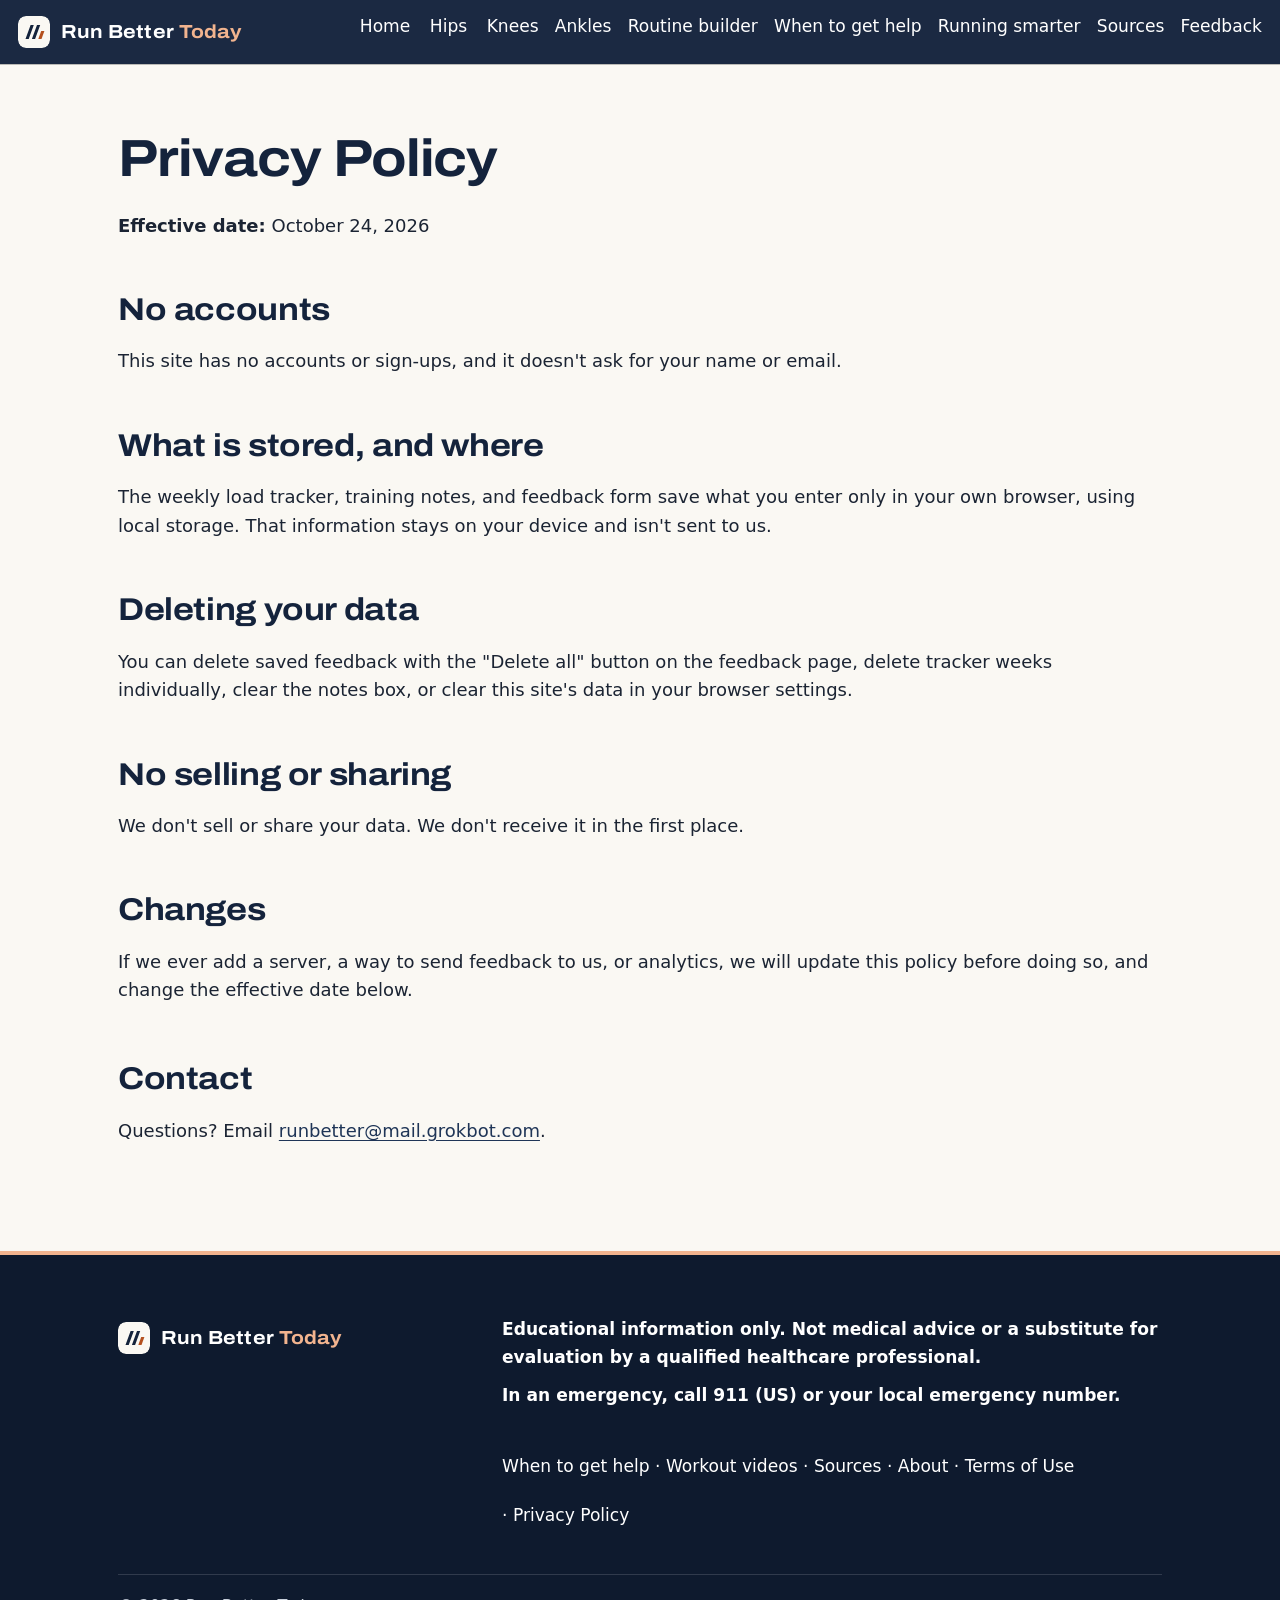
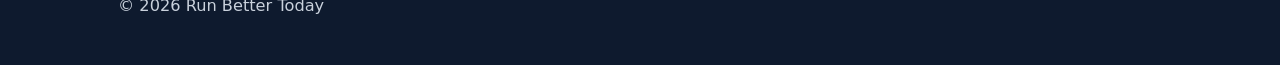
<file: privacy.html>
<!doctype html>
<html lang="en"><head><meta charset="utf-8"><meta name="viewport" content="width=device-width,initial-scale=1">
<!--seo-->
<title>Privacy Policy | Run Better Today</title>
<meta name="description" content="Privacy Policy for Run Better Today: no accounts and no analytics. Tracker and feedback entries stay in your browser&#x27;s local storage and you can delete them.">
<link rel="canonical" href="https://runbettertoday.github.io/privacy.html">
<meta property="og:type" content="article">
<meta property="og:site_name" content="Run Better Today">
<meta property="og:title" content="Privacy Policy | Run Better Today">
<meta property="og:description" content="Privacy Policy for Run Better Today: no accounts and no analytics. Tracker and feedback entries stay in your browser&#x27;s local storage and you can delete them.">
<meta property="og:url" content="https://runbettertoday.github.io/privacy.html">
<meta property="og:image" content="https://runbettertoday.github.io/img/og-1200x630.jpg">
<meta property="og:image:width" content="1200">
<meta property="og:image:height" content="630">
<meta property="og:image:alt" content="Run Better Today logo and the line Keep running. Move smarter., beside an illustration of a running path through green hills">
<meta name="twitter:card" content="summary_large_image">
<meta name="twitter:title" content="Privacy Policy | Run Better Today">
<meta name="twitter:description" content="Privacy Policy for Run Better Today: no accounts and no analytics. Tracker and feedback entries stay in your browser&#x27;s local storage and you can delete them.">
<meta name="twitter:image" content="https://runbettertoday.github.io/img/og-1200x630.jpg">
<meta name="twitter:image:alt" content="Run Better Today logo and the line Keep running. Move smarter., beside an illustration of a running path through green hills">
<!--/seo-->
<link rel="icon" href="favicon.ico" sizes="32x32">
<link rel="icon" href="favicon.svg" type="image/svg+xml">
<link rel="apple-touch-icon" href="apple-touch-icon.png">
<link rel="preload" href="fonts/archivo-display-700.woff2" as="font" type="font/woff2" crossorigin>
<link rel="manifest" href="site.webmanifest">
<meta name="theme-color" content="#14233c">
<link rel="stylesheet" href="css/style.css"></head>
<body data-page="privacy"><a class="skip" href="#main">Skip to main content</a>
<header class="site"><div class="wrap"><a class="brand" href="index.html"><svg class="brand-mark" viewBox="0 0 32 32" width="32" height="32" aria-hidden="true" focusable="false"><rect width="32" height="32" rx="8" fill="#faf8f3"/><path d="M7.5 23 12.6 9h3.2l-5.1 14zM13.9 23 19 9h3.2l-5.1 14z" fill="#14233c"/><path d="m20.3 23 2.9-8h3.2l-2.9 8z" fill="#b4501f"/></svg><span class="brand-word">Run Better <b>Today</b></span></a>
<nav id="site-nav" aria-label="Main"><ul><li><a href="index.html">Home</a></li><li><a href="hips.html">Hips</a></li><li><a href="knees.html">Knees</a></li><li><a href="ankles.html">Ankles</a></li><li><a href="builder.html">Routine builder</a></li><li><a href="safety.html">When to get help</a></li><li><a href="running-smarter.html">Running smarter</a></li><li><a href="sources.html">Sources</a></li><li><a href="feedback.html">Feedback</a></li></ul></nav></div></header>
<main id="main" class="wrap" tabindex="-1">
<h1>Privacy Policy</h1>
<p><b>Effective date:</b> October 24, 2026</p>
<section>
<h2>No accounts</h2>
<p>This site has no accounts or sign-ups, and it doesn't ask for your name or email.</p>
</section>
<section>
<h2>What is stored, and where</h2>
<p>The weekly load tracker, training notes, and feedback form save what you enter only in your own browser, using local storage. That information stays on your device and isn't sent to us.</p>
</section>
<section>
<h2>Deleting your data</h2>
<p>You can delete saved feedback with the &quot;Delete all&quot; button on the feedback page, delete tracker weeks individually, clear the notes box, or clear this site's data in your browser settings.</p>
</section>
<section>
<h2>No selling or sharing</h2>
<p>We don't sell or share your data. We don't receive it in the first place.</p>
</section>
<section>
<h2>Changes</h2>
<p>If we ever add a server, a way to send feedback to us, or analytics, we will update this policy before doing so, and change the effective date below.</p>
</section>
<h2>Contact</h2>
<p>Questions? Email <a href="mailto:runbetter@mail.grokbot.com">runbetter@mail.grokbot.com</a>.</p>
</main>
<footer class="site"><div class="wrap foot-grid"><div class="foot-brand"><a class="brand" href="index.html"><svg class="brand-mark" viewBox="0 0 32 32" width="32" height="32" aria-hidden="true" focusable="false"><rect width="32" height="32" rx="8" fill="#faf8f3"/><path d="M7.5 23 12.6 9h3.2l-5.1 14zM13.9 23 19 9h3.2l-5.1 14z" fill="#14233c"/><path d="m20.3 23 2.9-8h3.2l-2.9 8z" fill="#b4501f"/></svg><span class="brand-word">Run Better <b>Today</b></span></a></div><div class="foot-legal"><p><strong>Educational information only. Not medical advice or a substitute for evaluation by a qualified healthcare professional.</strong></p><p><strong>In an emergency, call 911 (US) or your local emergency number.</strong></p></div><nav class="foot-nav" aria-label="Footer"><p><a href="safety.html">When to get help</a> · <a href="workouts.html">Workout videos</a> · <a href="sources.html">Sources</a> · <a href="about.html">About</a> · <a href="terms.html">Terms of Use</a> · <a href="privacy.html">Privacy Policy</a></p></nav><p class="foot-copy">© 2026 Run Better Today</p></div></footer>
<script src="data/sources.js"></script><script src="data/areas.js"></script><script src="data/exercises.js"></script><script src="data/routines.js"></script><script src="data/content.js"></script><script src="data/poses.js"></script><script src="data/nav.js"></script>
<script src="js/common.js"></script><script src="js/demo.js"></script><script src="js/feedback.js"></script><script src="js/pages.js"></script><script src="js/nav.js"></script>
</body></html>
</file>
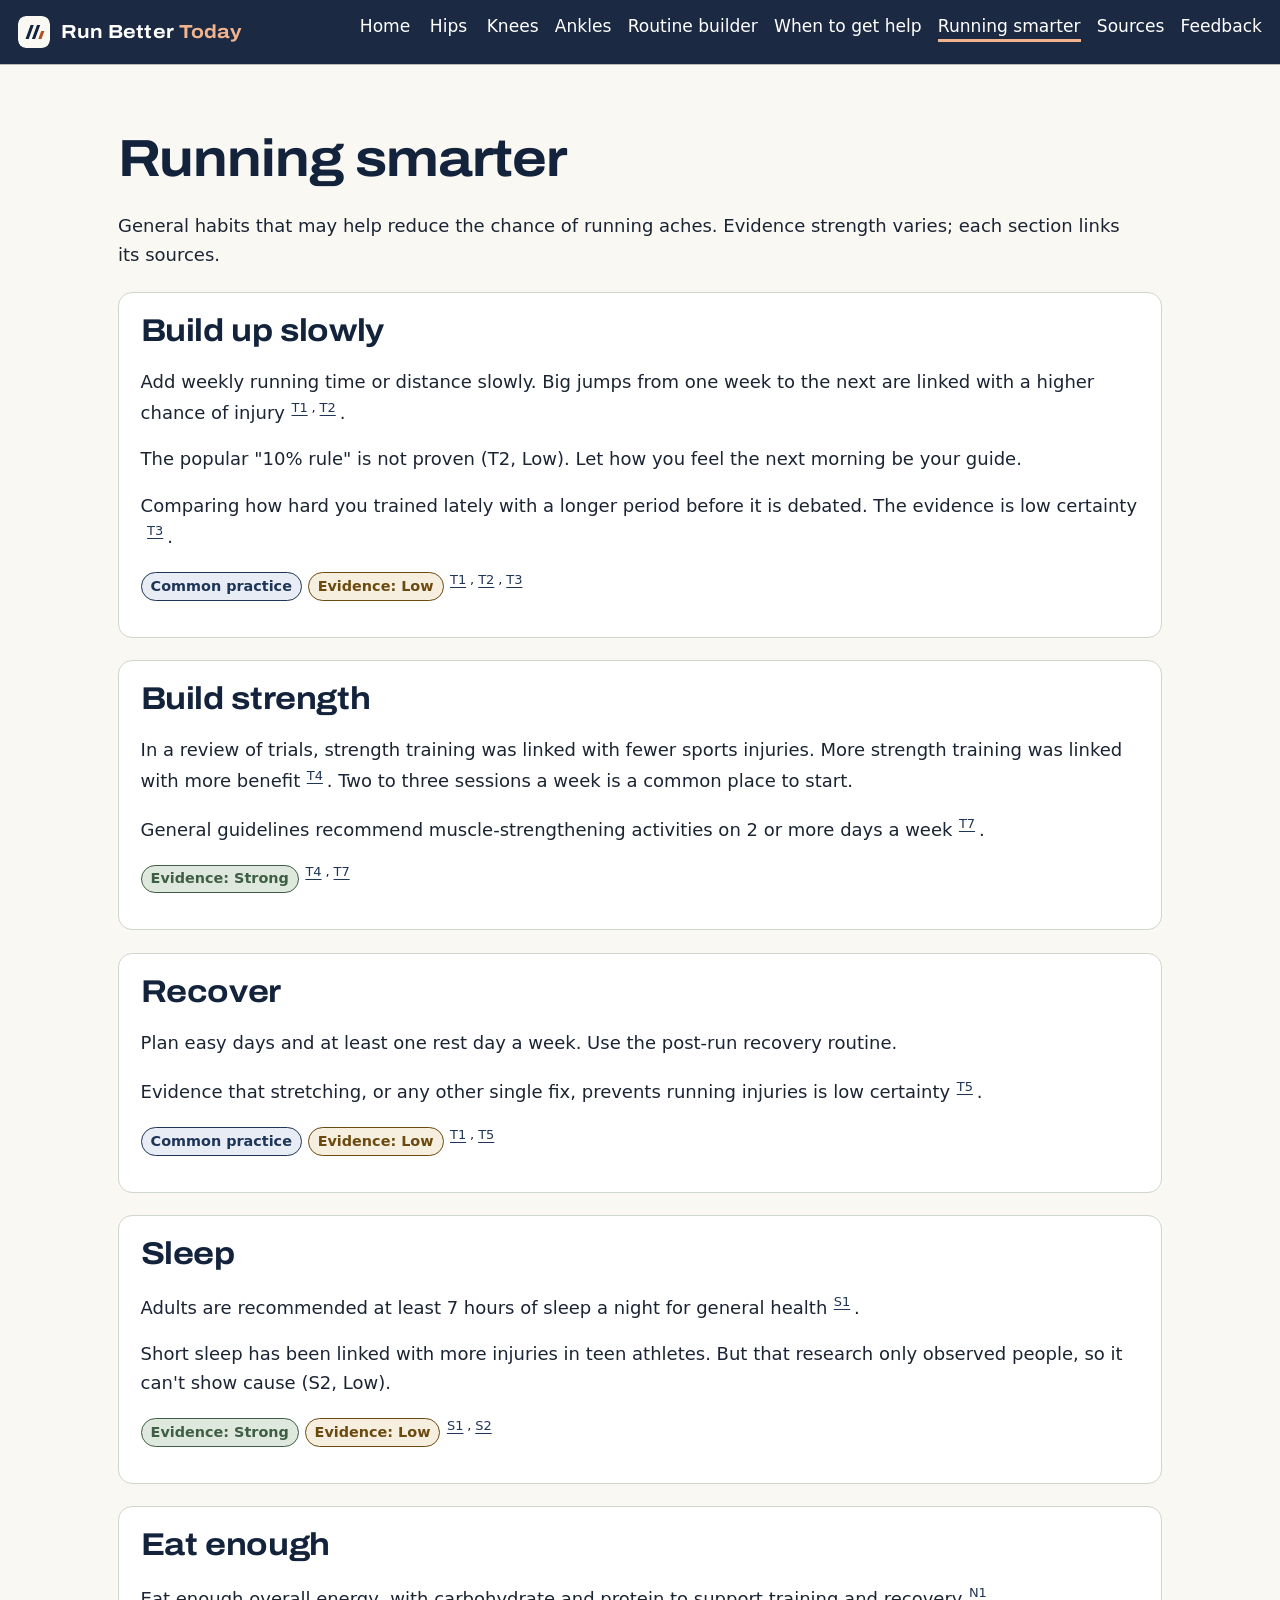
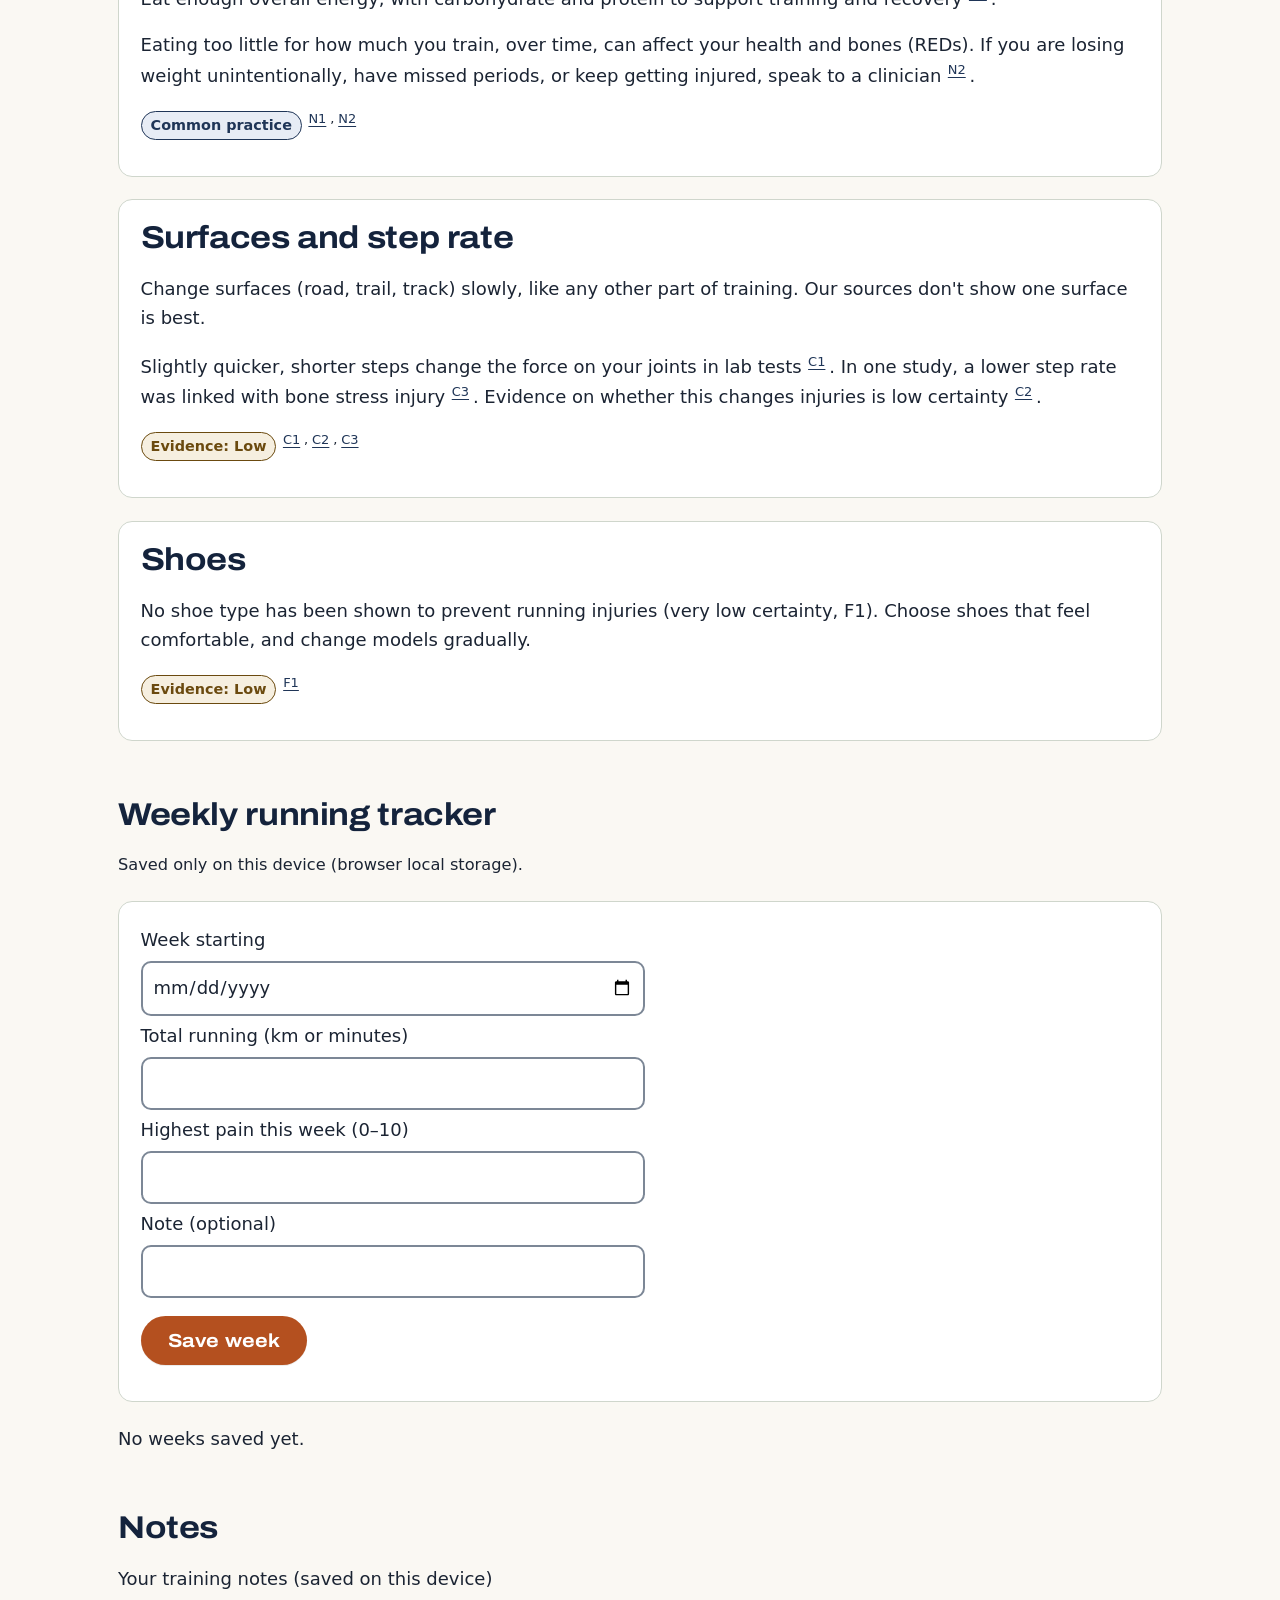
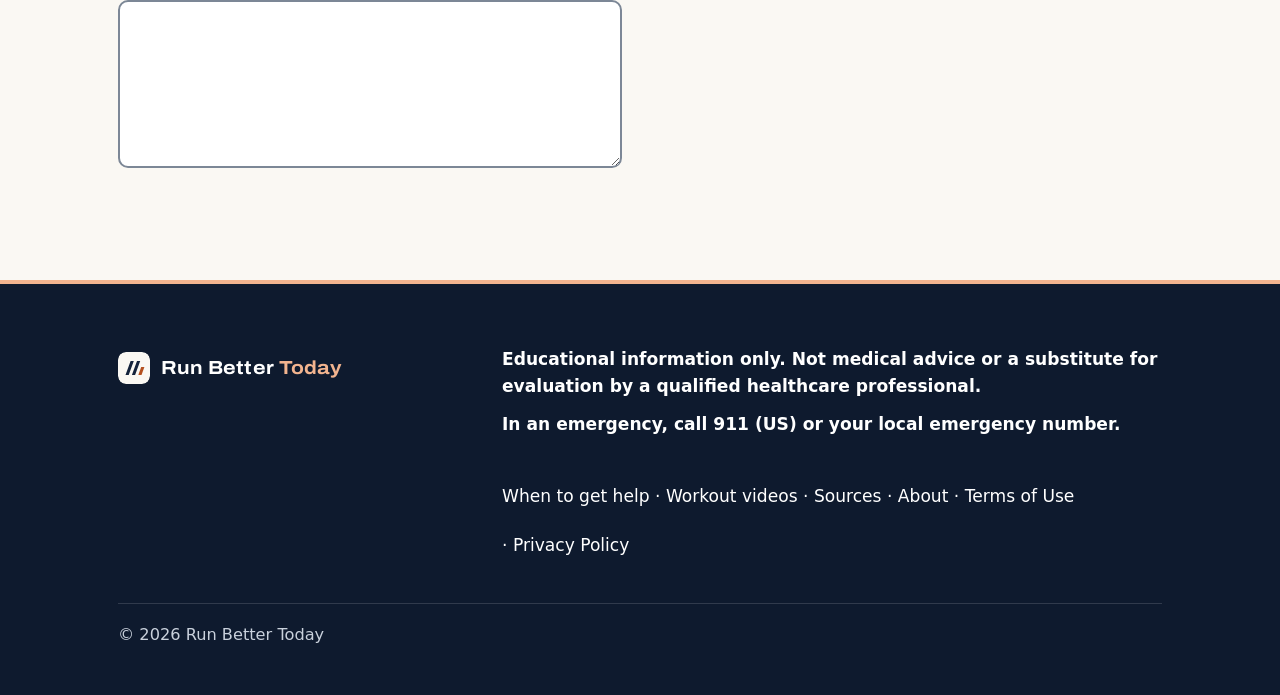
<file: running-smarter.html>
<!doctype html>
<html lang="en"><head><meta charset="utf-8"><meta name="viewport" content="width=device-width,initial-scale=1">
<!--seo-->
<title>Running smarter: training, sleep, shoes and more | Run Better Today</title>
<meta name="description" content="General running habits that may help reduce the chance of aches: building up slowly, strength work, sleep, nutrition and footwear, each with its sources.">
<link rel="canonical" href="https://runbettertoday.github.io/running-smarter.html">
<meta property="og:type" content="article">
<meta property="og:site_name" content="Run Better Today">
<meta property="og:title" content="Running smarter: training, sleep, shoes and more | Run Better Today">
<meta property="og:description" content="General running habits that may help reduce the chance of aches: building up slowly, strength work, sleep, nutrition and footwear, each with its sources.">
<meta property="og:url" content="https://runbettertoday.github.io/running-smarter.html">
<meta property="og:image" content="https://runbettertoday.github.io/img/og-1200x630.jpg">
<meta property="og:image:width" content="1200">
<meta property="og:image:height" content="630">
<meta property="og:image:alt" content="Run Better Today logo and the line Keep running. Move smarter., beside an illustration of a running path through green hills">
<meta name="twitter:card" content="summary_large_image">
<meta name="twitter:title" content="Running smarter: training, sleep, shoes and more | Run Better Today">
<meta name="twitter:description" content="General running habits that may help reduce the chance of aches: building up slowly, strength work, sleep, nutrition and footwear, each with its sources.">
<meta name="twitter:image" content="https://runbettertoday.github.io/img/og-1200x630.jpg">
<meta name="twitter:image:alt" content="Run Better Today logo and the line Keep running. Move smarter., beside an illustration of a running path through green hills">
<script type="application/ld+json">{"@context": "https://schema.org", "@type": "MedicalWebPage", "name": "Running smarter: training, sleep, shoes and more | Run Better Today", "url": "https://runbettertoday.github.io/running-smarter.html", "description": "General running habits that may help reduce the chance of aches: building up slowly, strength work, sleep, nutrition and footwear, each with its sources.", "about": {"@type": "Thing", "name": "Running injury risk and training habits"}, "audience": {"@type": "PeopleAudience", "audienceType": "Recreational runners"}, "datePublished": "2026-10-24", "dateModified": "2026-10-24", "inLanguage": "en", "isPartOf": {"@type": "WebSite", "name": "Run Better Today", "url": "https://runbettertoday.github.io/"}, "citation": [{"@type": "CreativeWork", "name": "How much is too much? (Part 1) International Olympic Committee consensus statement on load in sport and risk of injury", "genre": "Consensus statement", "url": "https://pubmed.ncbi.nlm.nih.gov/27535989/", "author": "Soligard T et al., BJSM", "datePublished": "2016"}, {"@type": "CreativeWork", "name": "Excessive progression in weekly running distance and risk of running-related injuries", "genre": "Observational cohort", "url": "https://pubmed.ncbi.nlm.nih.gov/25155475/", "author": "Nielsen RØ et al., JOSPT", "datePublished": "2014"}, {"@type": "CreativeWork", "name": "The training–injury prevention paradox: should athletes be training smarter and harder?", "genre": "Narrative review", "url": "https://pubmed.ncbi.nlm.nih.gov/26758673/", "author": "Gabbett TJ, BJSM", "datePublished": "2016"}, {"@type": "CreativeWork", "name": "Strength training as superior, dose-dependent and safe prevention of acute and overuse sports injuries: a systematic review and meta-analysis", "genre": "Systematic review & meta-analysis", "url": "https://pubmed.ncbi.nlm.nih.gov/30131332/", "author": "Lauersen JB et al., BJSM", "datePublished": "2018"}, {"@type": "CreativeWork", "name": "Physical Activity Guidelines", "genre": "Guideline (general health)", "url": "https://www.acsm.org/education-resources/trending-topics-resources/physical-activity-guidelines", "author": "ACSM", "datePublished": "current"}, {"@type": "CreativeWork", "name": "Interventions for preventing lower limb soft-tissue running injuries (Cochrane review)", "genre": "Cochrane systematic review", "url": "https://pubmed.ncbi.nlm.nih.gov/21735382/", "author": "Yeung SS et al.", "datePublished": "2011"}, {"@type": "CreativeWork", "name": "Recommended amount of sleep for a healthy adult: AASM/SRS joint consensus statement (7 hours or more)", "genre": "Consensus statement", "url": "https://pubmed.ncbi.nlm.nih.gov/26235159/", "sameAs": ["https://aasm.org/resources/pdf/pressroom/adult-sleep-duration-consensus.pdf"], "author": "Watson NF et al.", "datePublished": "2015"}, {"@type": "CreativeWork", "name": "Chronic lack of sleep is associated with increased sports injuries in adolescent athletes", "genre": "Observational study", "url": "https://pubmed.ncbi.nlm.nih.gov/25028798/", "author": "Milewski MD et al.", "datePublished": "2014"}, {"@type": "CreativeWork", "name": "ACSM/AND/DC Joint Position Statement: Nutrition and Athletic Performance", "genre": "Position statement", "url": "https://pubmed.ncbi.nlm.nih.gov/26891166/", "author": "Thomas DT et al., MSSE", "datePublished": "2016"}, {"@type": "CreativeWork", "name": "2023 International Olympic Committee consensus statement on Relative Energy Deficiency in Sport (REDs)", "genre": "Consensus statement", "url": "https://pubmed.ncbi.nlm.nih.gov/37752011/", "author": "Mountjoy M et al., BJSM", "datePublished": "2023"}, {"@type": "CreativeWork", "name": "Effects of step rate manipulation on joint mechanics during running", "genre": "Laboratory study", "url": "https://pubmed.ncbi.nlm.nih.gov/20581720/", "author": "Heiderscheit BC et al., MSSE", "datePublished": "2011"}, {"@type": "CreativeWork", "name": "Effect of changing running step rate on injury, performance and biomechanics: a systematic review and meta-analysis", "genre": "Systematic review & meta-analysis", "url": "https://pubmed.ncbi.nlm.nih.gov/36057913/", "author": "Anderson LM et al., Sports Med Open", "datePublished": "2022"}, {"@type": "CreativeWork", "name": "Lower step rate is associated with a higher risk of bone stress injury (prospective study)", "genre": "Prospective cohort", "url": "https://pubmed.ncbi.nlm.nih.gov/33990294/", "author": "Kliethermes SA et al., BJSM", "datePublished": "2021"}, {"@type": "CreativeWork", "name": "Running shoes for preventing lower limb running injuries in adults (Cochrane review)", "genre": "Cochrane systematic review", "url": "https://pubmed.ncbi.nlm.nih.gov/35993829/", "author": "Relph N et al.", "datePublished": "2022"}]}</script>
<!--/seo-->
<link rel="icon" href="favicon.ico" sizes="32x32">
<link rel="icon" href="favicon.svg" type="image/svg+xml">
<link rel="apple-touch-icon" href="apple-touch-icon.png">
<link rel="preload" href="fonts/archivo-display-700.woff2" as="font" type="font/woff2" crossorigin>
<link rel="manifest" href="site.webmanifest">
<meta name="theme-color" content="#14233c">
<link rel="stylesheet" href="css/style.css"></head>
<body data-page="running-smarter"><a class="skip" href="#main">Skip to main content</a>
<header class="site"><div class="wrap"><a class="brand" href="index.html"><svg class="brand-mark" viewBox="0 0 32 32" width="32" height="32" aria-hidden="true" focusable="false"><rect width="32" height="32" rx="8" fill="#faf8f3"/><path d="M7.5 23 12.6 9h3.2l-5.1 14zM13.9 23 19 9h3.2l-5.1 14z" fill="#14233c"/><path d="m20.3 23 2.9-8h3.2l-2.9 8z" fill="#b4501f"/></svg><span class="brand-word">Run Better <b>Today</b></span></a>
<nav id="site-nav" aria-label="Main"><ul><li><a href="index.html">Home</a></li><li><a href="hips.html">Hips</a></li><li><a href="knees.html">Knees</a></li><li><a href="ankles.html">Ankles</a></li><li><a href="builder.html">Routine builder</a></li><li><a href="safety.html">When to get help</a></li><li><a href="running-smarter.html" aria-current="page">Running smarter</a></li><li><a href="sources.html">Sources</a></li><li><a href="feedback.html">Feedback</a></li></ul></nav></div></header>
<main id="main" class="wrap" tabindex="-1"><noscript><p>This site needs JavaScript to show its content.</p></noscript></main>
<footer class="site"><div class="wrap foot-grid"><div class="foot-brand"><a class="brand" href="index.html"><svg class="brand-mark" viewBox="0 0 32 32" width="32" height="32" aria-hidden="true" focusable="false"><rect width="32" height="32" rx="8" fill="#faf8f3"/><path d="M7.5 23 12.6 9h3.2l-5.1 14zM13.9 23 19 9h3.2l-5.1 14z" fill="#14233c"/><path d="m20.3 23 2.9-8h3.2l-2.9 8z" fill="#b4501f"/></svg><span class="brand-word">Run Better <b>Today</b></span></a></div><div class="foot-legal"><p><strong>Educational information only. Not medical advice or a substitute for evaluation by a qualified healthcare professional.</strong></p><p><strong>In an emergency, call 911 (US) or your local emergency number.</strong></p></div><nav class="foot-nav" aria-label="Footer"><p><a href="safety.html">When to get help</a> · <a href="workouts.html">Workout videos</a> · <a href="sources.html">Sources</a> · <a href="about.html">About</a> · <a href="terms.html">Terms of Use</a> · <a href="privacy.html">Privacy Policy</a></p></nav><p class="foot-copy">© 2026 Run Better Today</p></div></footer>
<script src="data/sources.js"></script><script src="data/areas.js"></script><script src="data/exercises.js"></script><script src="data/routines.js"></script><script src="data/content.js"></script><script src="data/poses.js"></script><script src="data/nav.js"></script>
<script src="js/common.js"></script><script src="js/demo.js"></script><script src="js/feedback.js"></script><script src="js/pages.js"></script><script src="js/nav.js"></script>
</body></html>
</file>
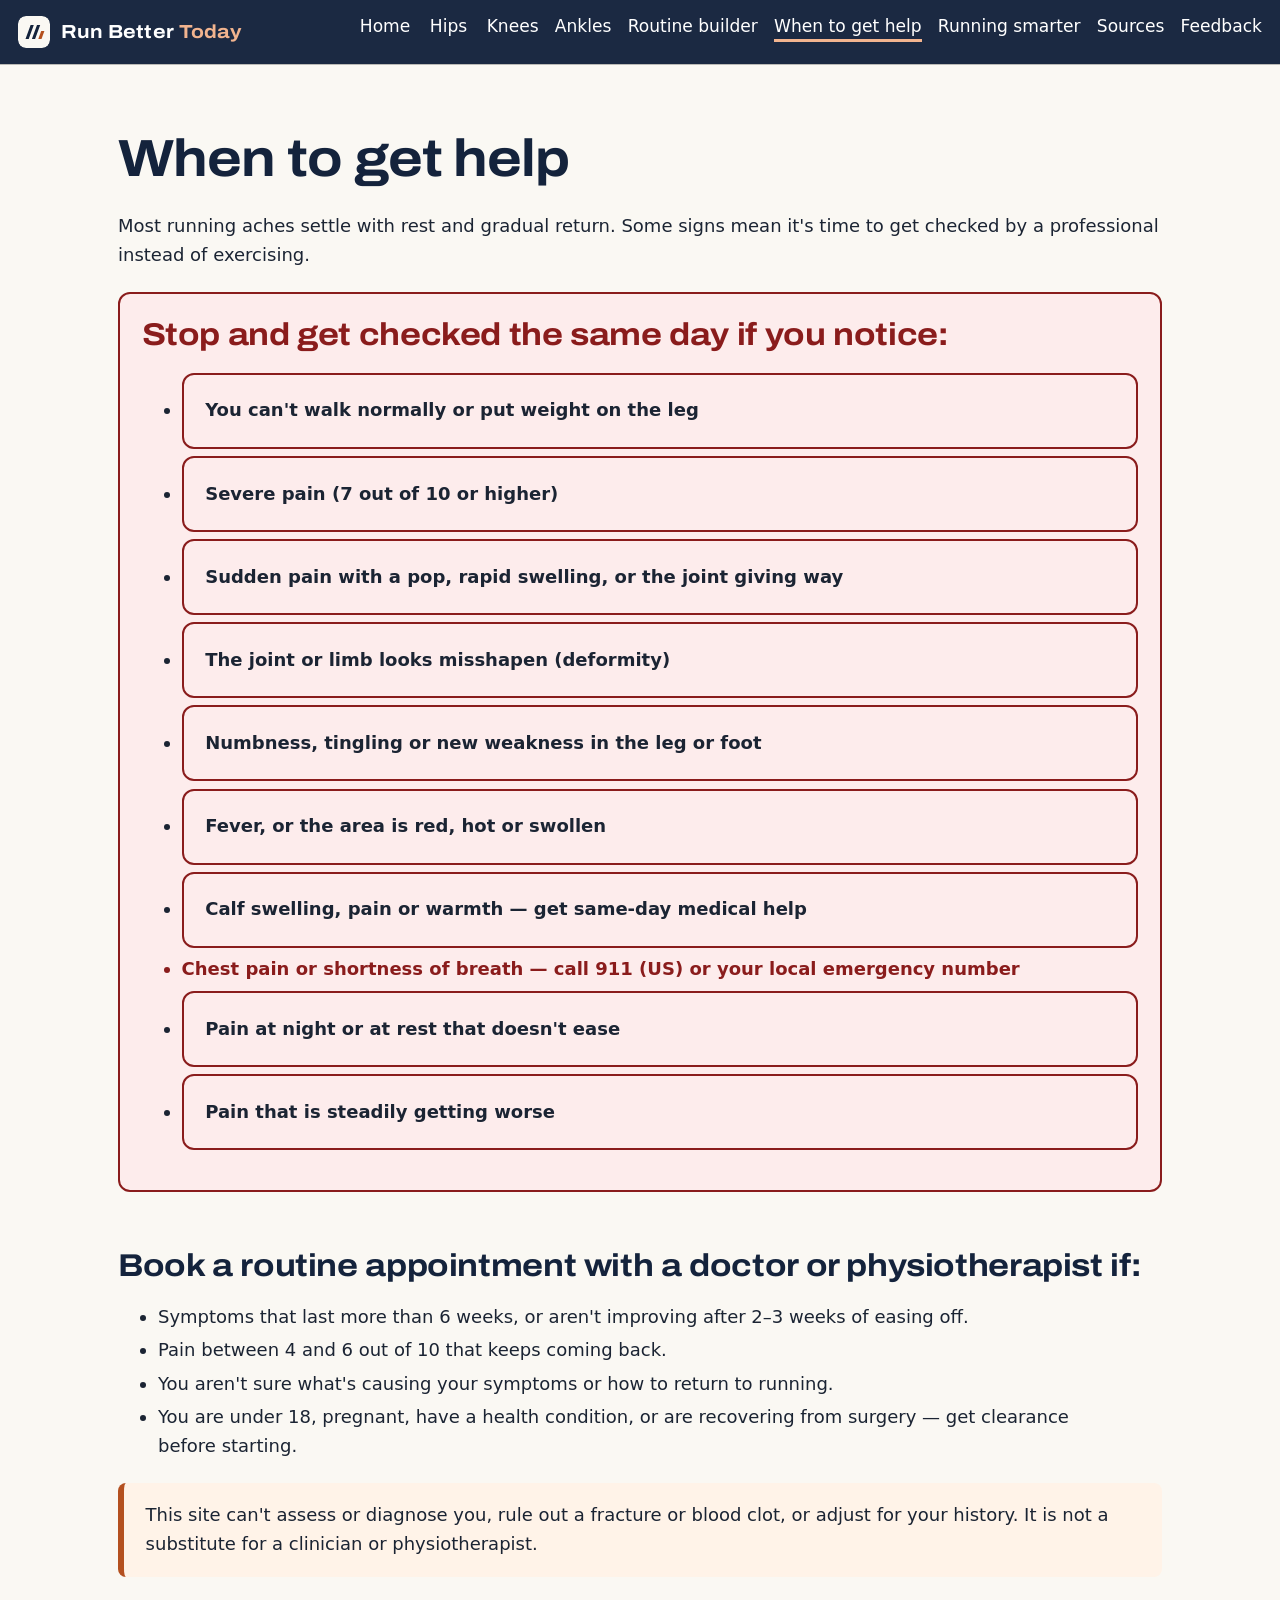
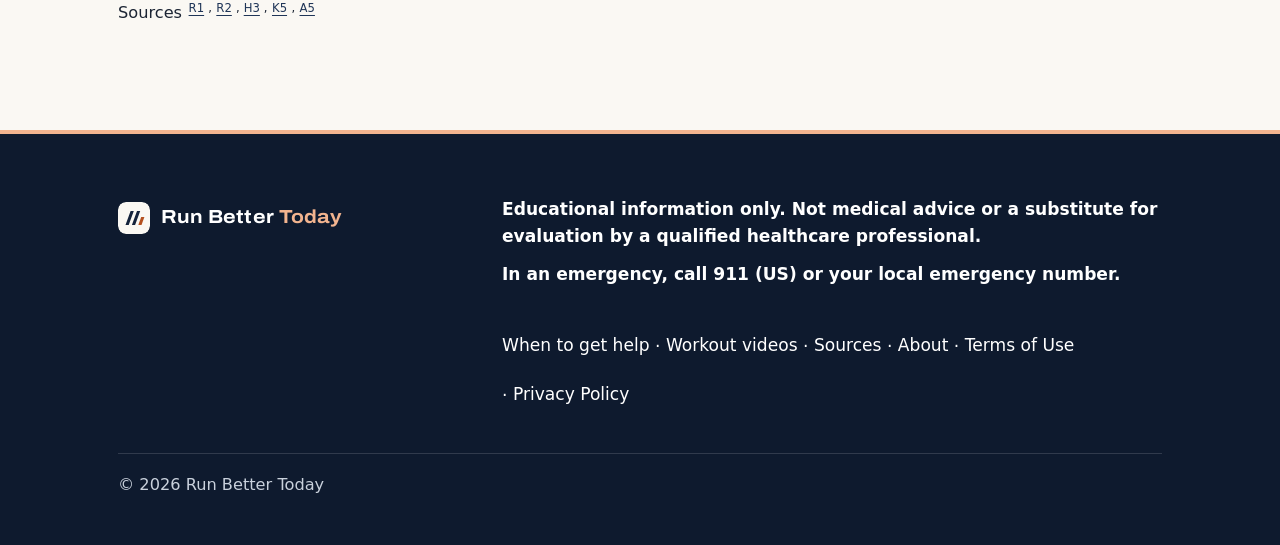
<file: safety.html>
<!doctype html>
<html lang="en"><head><meta charset="utf-8"><meta name="viewport" content="width=device-width,initial-scale=1">
<!--seo-->
<title>When to get help for running pain | Run Better Today</title>
<meta name="description" content="Warning signs that mean a runner should stop and get checked, and when ongoing hip, knee or ankle pain is worth a visit to a healthcare professional.">
<link rel="canonical" href="https://runbettertoday.github.io/safety.html">
<meta property="og:type" content="article">
<meta property="og:site_name" content="Run Better Today">
<meta property="og:title" content="When to get help for running pain | Run Better Today">
<meta property="og:description" content="Warning signs that mean a runner should stop and get checked, and when ongoing hip, knee or ankle pain is worth a visit to a healthcare professional.">
<meta property="og:url" content="https://runbettertoday.github.io/safety.html">
<meta property="og:image" content="https://runbettertoday.github.io/img/og-1200x630.jpg">
<meta property="og:image:width" content="1200">
<meta property="og:image:height" content="630">
<meta property="og:image:alt" content="Run Better Today logo and the line Keep running. Move smarter., beside an illustration of a running path through green hills">
<meta name="twitter:card" content="summary_large_image">
<meta name="twitter:title" content="When to get help for running pain | Run Better Today">
<meta name="twitter:description" content="Warning signs that mean a runner should stop and get checked, and when ongoing hip, knee or ankle pain is worth a visit to a healthcare professional.">
<meta name="twitter:image" content="https://runbettertoday.github.io/img/og-1200x630.jpg">
<meta name="twitter:image:alt" content="Run Better Today logo and the line Keep running. Move smarter., beside an illustration of a running path through green hills">
<script type="application/ld+json">{"@context": "https://schema.org", "@type": "MedicalWebPage", "name": "When to get help for running pain | Run Better Today", "url": "https://runbettertoday.github.io/safety.html", "description": "Warning signs that mean a runner should stop and get checked, and when ongoing hip, knee or ankle pain is worth a visit to a healthcare professional.", "about": {"@type": "Thing", "name": "Warning signs during running and exercise"}, "audience": {"@type": "PeopleAudience", "audienceType": "Recreational runners"}, "datePublished": "2026-10-24", "dateModified": "2026-10-24", "inLanguage": "en", "isPartOf": {"@type": "WebSite", "name": "Run Better Today", "url": "https://runbettertoday.github.io/"}, "citation": [{"@type": "CreativeWork", "name": "NHS patient pages (hip pain, knee pain, sprains and strains, broken ankle) and Deep vein thrombosis (DVT)", "genre": "Patient information", "url": "https://www.nhs.uk/conditions/deep-vein-thrombosis-dvt/", "sameAs": ["https://www.nhs.uk/symptoms/knee-pain/", "https://www.nhs.uk/symptoms/hip-pain/"], "author": "NHS", "datePublished": "current"}, {"@type": "CreativeWork", "name": "Red-flag and referral sections of guidelines K1, A1, A2 and H1", "genre": "Clinical practice guidelines", "author": "APTA / JOSPT", "datePublished": "2019–2025"}, {"@type": "CreativeWork", "name": "Patellofemoral Pain (JOSPT clinical practice guideline)", "genre": "Clinical practice guideline", "url": "https://pubmed.ncbi.nlm.nih.gov/31475628/", "author": "Willy RW et al., APTA", "datePublished": "2019"}, {"@type": "CreativeWork", "name": "Lateral Ankle Ligament Sprains Revision 2021 (JOSPT clinical practice guideline)", "genre": "Clinical practice guideline", "url": "https://pubmed.ncbi.nlm.nih.gov/33789434/", "author": "Martin RL et al., APTA", "datePublished": "2021"}, {"@type": "CreativeWork", "name": "Midportion Achilles Tendinopathy Revision 2024 (JOSPT clinical practice guideline)", "genre": "Clinical practice guideline", "url": "https://pubmed.ncbi.nlm.nih.gov/39611662/", "author": "Chimenti RL et al., APTA", "datePublished": "2024"}, {"@type": "CreativeWork", "name": "Hip Pain and Mobility Deficits—Hip Osteoarthritis: Revision 2025 (JOSPT clinical practice guideline)", "genre": "Clinical practice guideline", "url": "https://pubmed.ncbi.nlm.nih.gov/41165671/", "author": "Koc TA Jr et al., APTA Orthopedics", "datePublished": "2025"}]}</script>
<!--/seo-->
<link rel="icon" href="favicon.ico" sizes="32x32">
<link rel="icon" href="favicon.svg" type="image/svg+xml">
<link rel="apple-touch-icon" href="apple-touch-icon.png">
<link rel="preload" href="fonts/archivo-display-700.woff2" as="font" type="font/woff2" crossorigin>
<link rel="manifest" href="site.webmanifest">
<meta name="theme-color" content="#14233c">
<link rel="stylesheet" href="css/style.css"></head>
<body data-page="safety"><a class="skip" href="#main">Skip to main content</a>
<header class="site"><div class="wrap"><a class="brand" href="index.html"><svg class="brand-mark" viewBox="0 0 32 32" width="32" height="32" aria-hidden="true" focusable="false"><rect width="32" height="32" rx="8" fill="#faf8f3"/><path d="M7.5 23 12.6 9h3.2l-5.1 14zM13.9 23 19 9h3.2l-5.1 14z" fill="#14233c"/><path d="m20.3 23 2.9-8h3.2l-2.9 8z" fill="#b4501f"/></svg><span class="brand-word">Run Better <b>Today</b></span></a>
<nav id="site-nav" aria-label="Main"><ul><li><a href="index.html">Home</a></li><li><a href="hips.html">Hips</a></li><li><a href="knees.html">Knees</a></li><li><a href="ankles.html">Ankles</a></li><li><a href="builder.html">Routine builder</a></li><li><a href="safety.html" aria-current="page">When to get help</a></li><li><a href="running-smarter.html">Running smarter</a></li><li><a href="sources.html">Sources</a></li><li><a href="feedback.html">Feedback</a></li></ul></nav></div></header>
<main id="main" class="wrap" tabindex="-1"><noscript><p>This site needs JavaScript to show its content.</p></noscript></main>
<footer class="site"><div class="wrap foot-grid"><div class="foot-brand"><a class="brand" href="index.html"><svg class="brand-mark" viewBox="0 0 32 32" width="32" height="32" aria-hidden="true" focusable="false"><rect width="32" height="32" rx="8" fill="#faf8f3"/><path d="M7.5 23 12.6 9h3.2l-5.1 14zM13.9 23 19 9h3.2l-5.1 14z" fill="#14233c"/><path d="m20.3 23 2.9-8h3.2l-2.9 8z" fill="#b4501f"/></svg><span class="brand-word">Run Better <b>Today</b></span></a></div><div class="foot-legal"><p><strong>Educational information only. Not medical advice or a substitute for evaluation by a qualified healthcare professional.</strong></p><p><strong>In an emergency, call 911 (US) or your local emergency number.</strong></p></div><nav class="foot-nav" aria-label="Footer"><p><a href="safety.html">When to get help</a> · <a href="workouts.html">Workout videos</a> · <a href="sources.html">Sources</a> · <a href="about.html">About</a> · <a href="terms.html">Terms of Use</a> · <a href="privacy.html">Privacy Policy</a></p></nav><p class="foot-copy">© 2026 Run Better Today</p></div></footer>
<script src="data/sources.js"></script><script src="data/areas.js"></script><script src="data/exercises.js"></script><script src="data/routines.js"></script><script src="data/content.js"></script><script src="data/poses.js"></script><script src="data/nav.js"></script>
<script src="js/common.js"></script><script src="js/demo.js"></script><script src="js/feedback.js"></script><script src="js/pages.js"></script><script src="js/nav.js"></script>
</body></html>
</file>
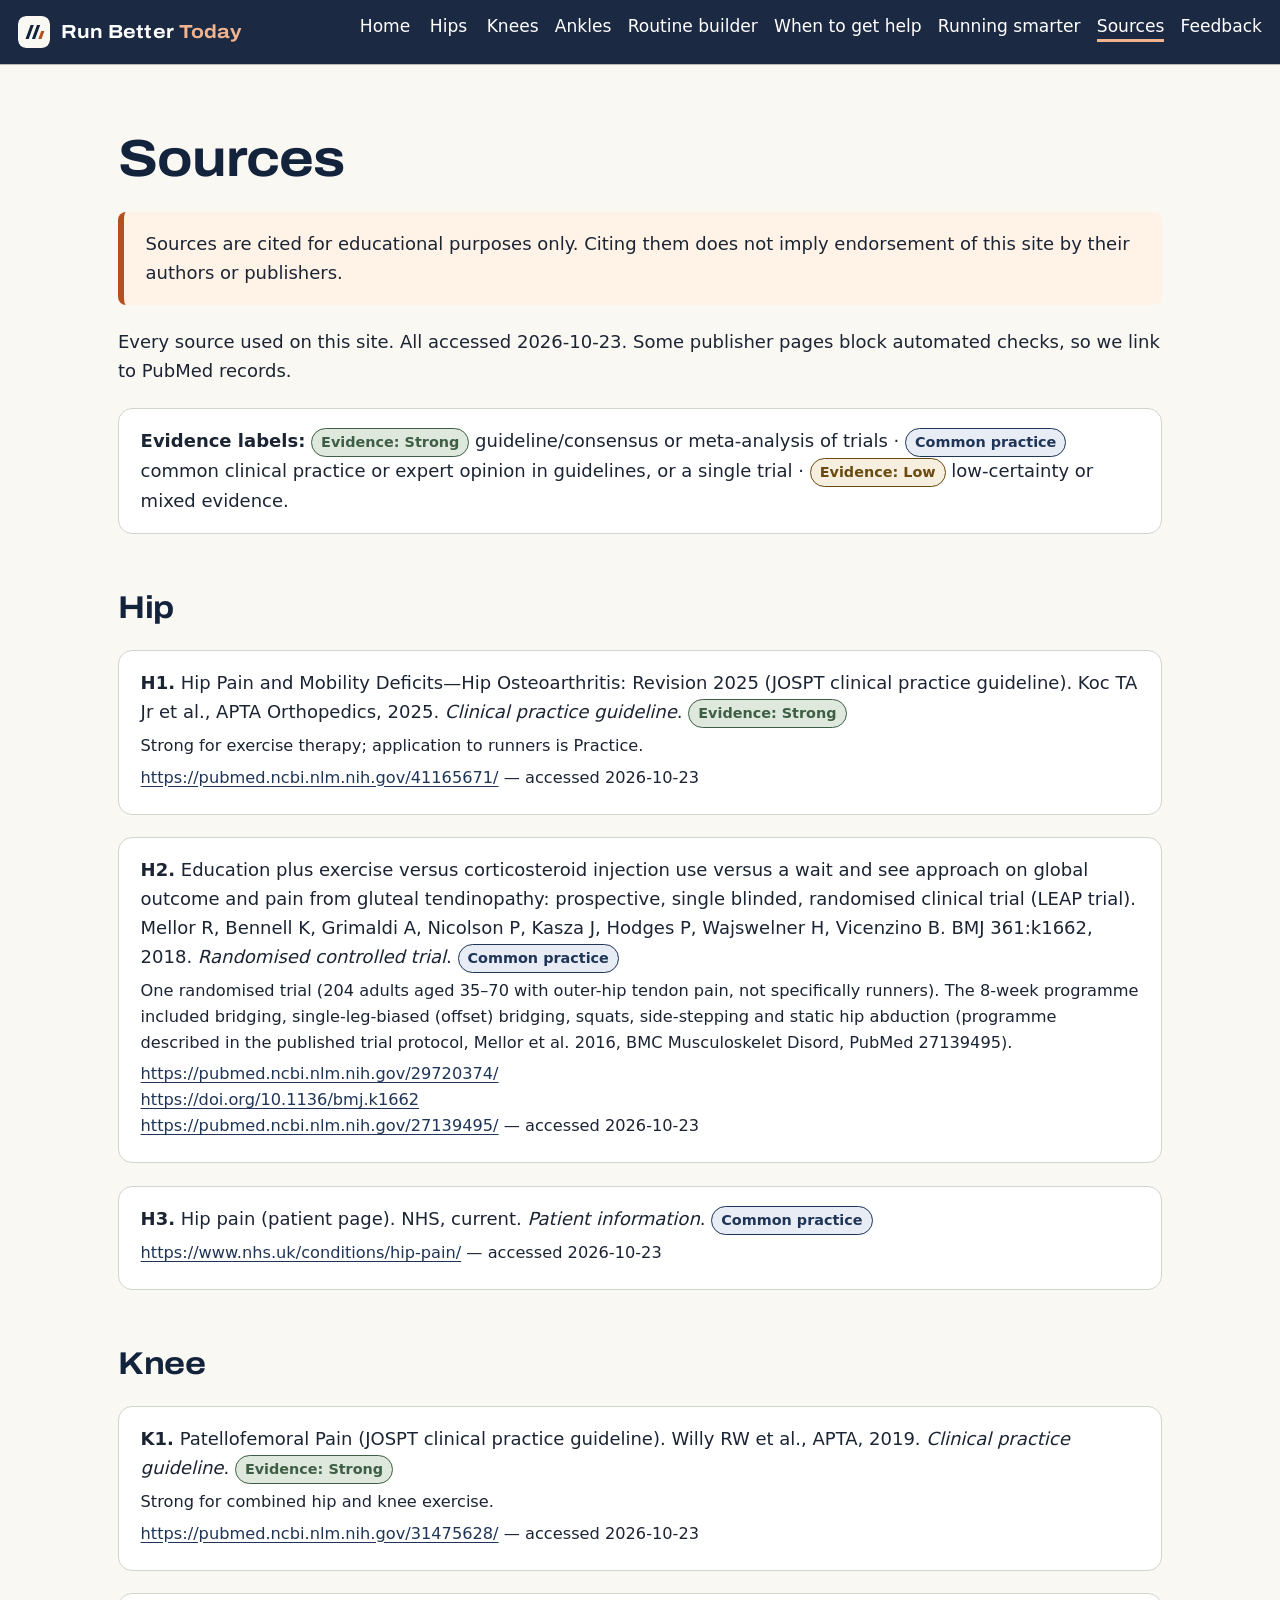
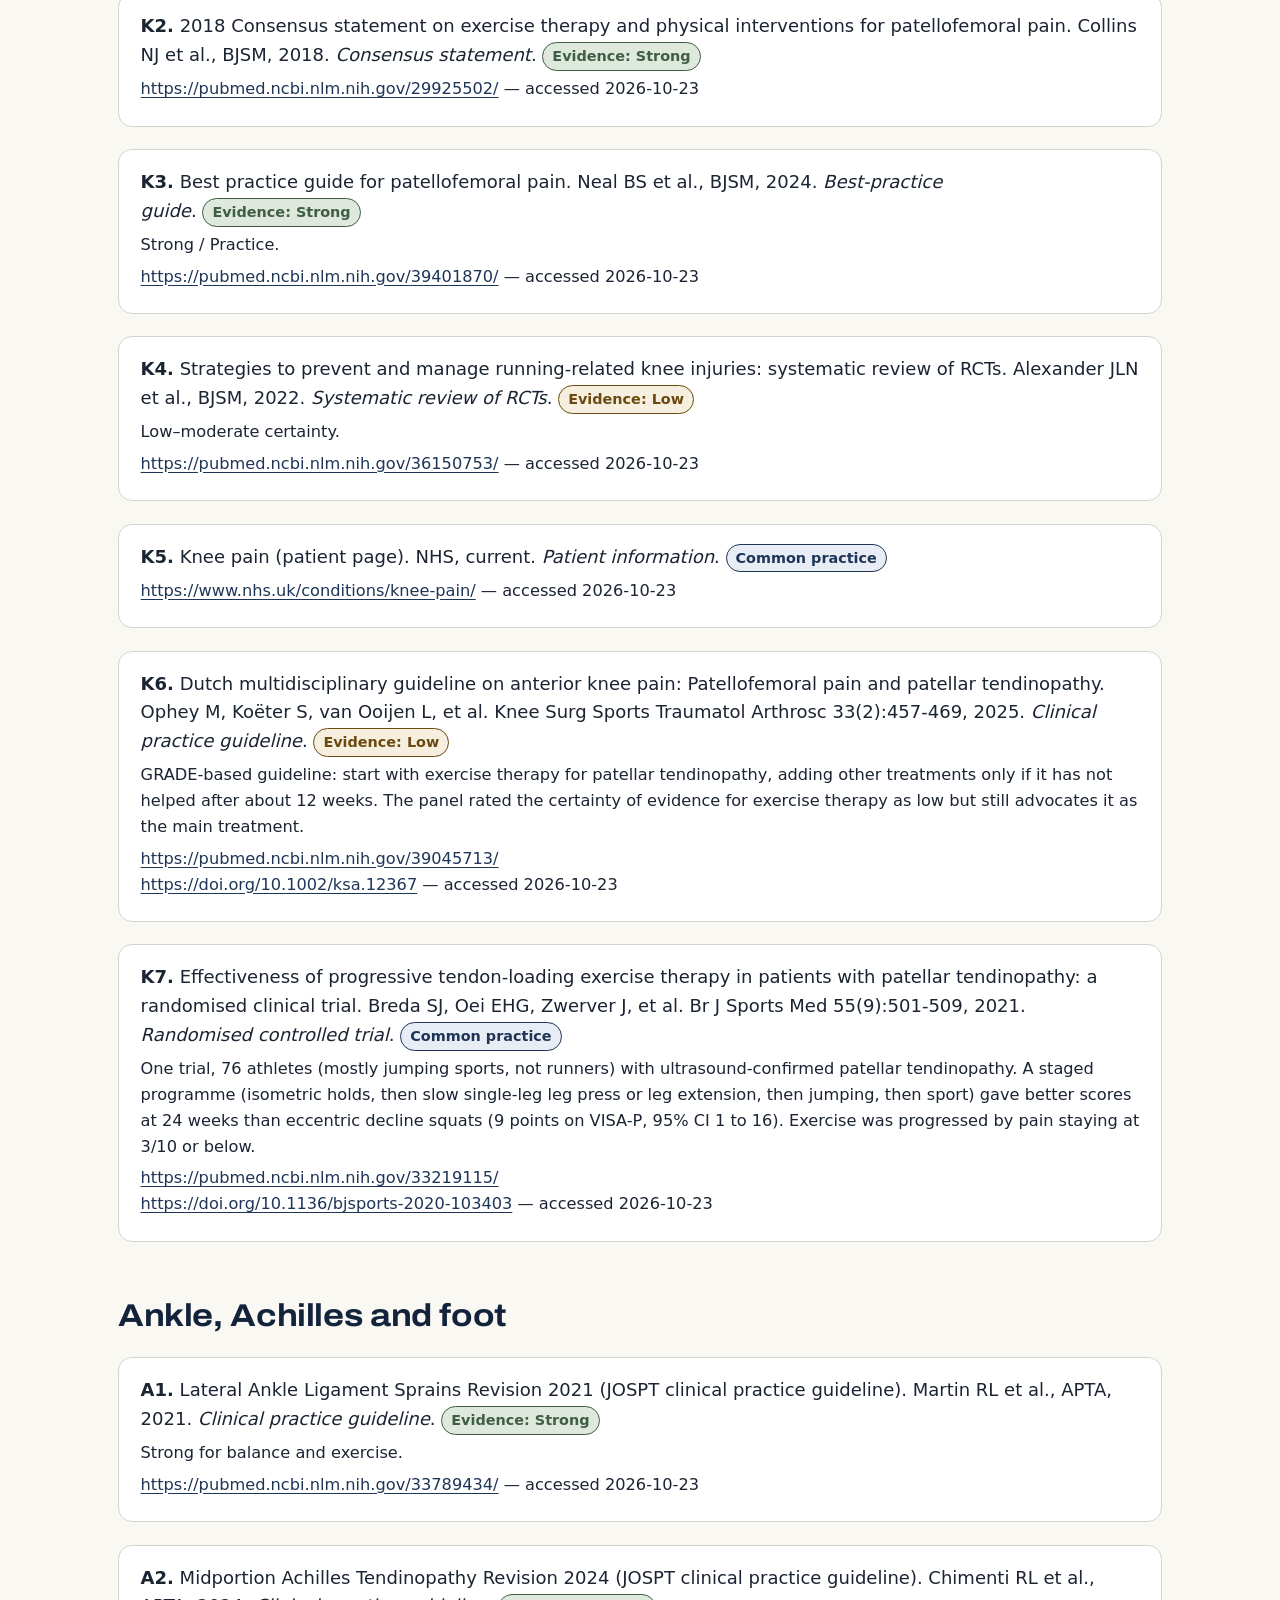
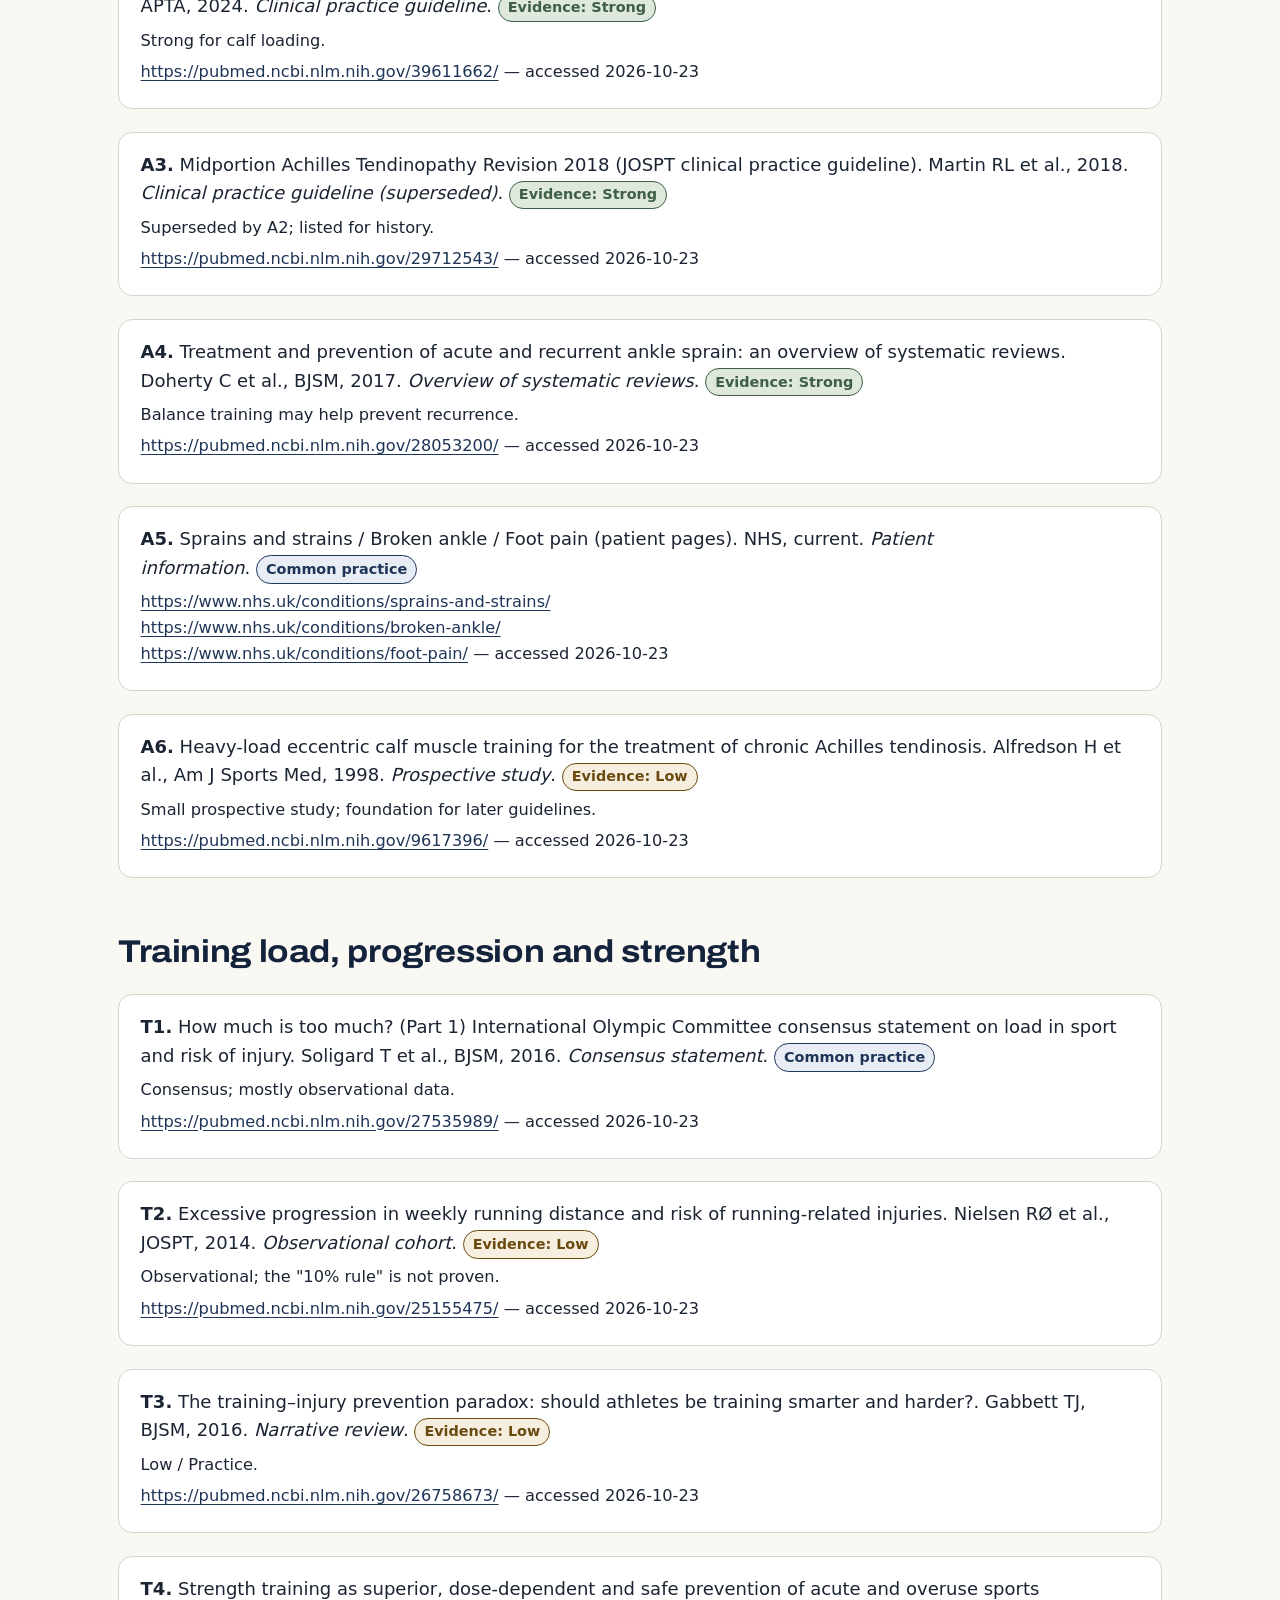
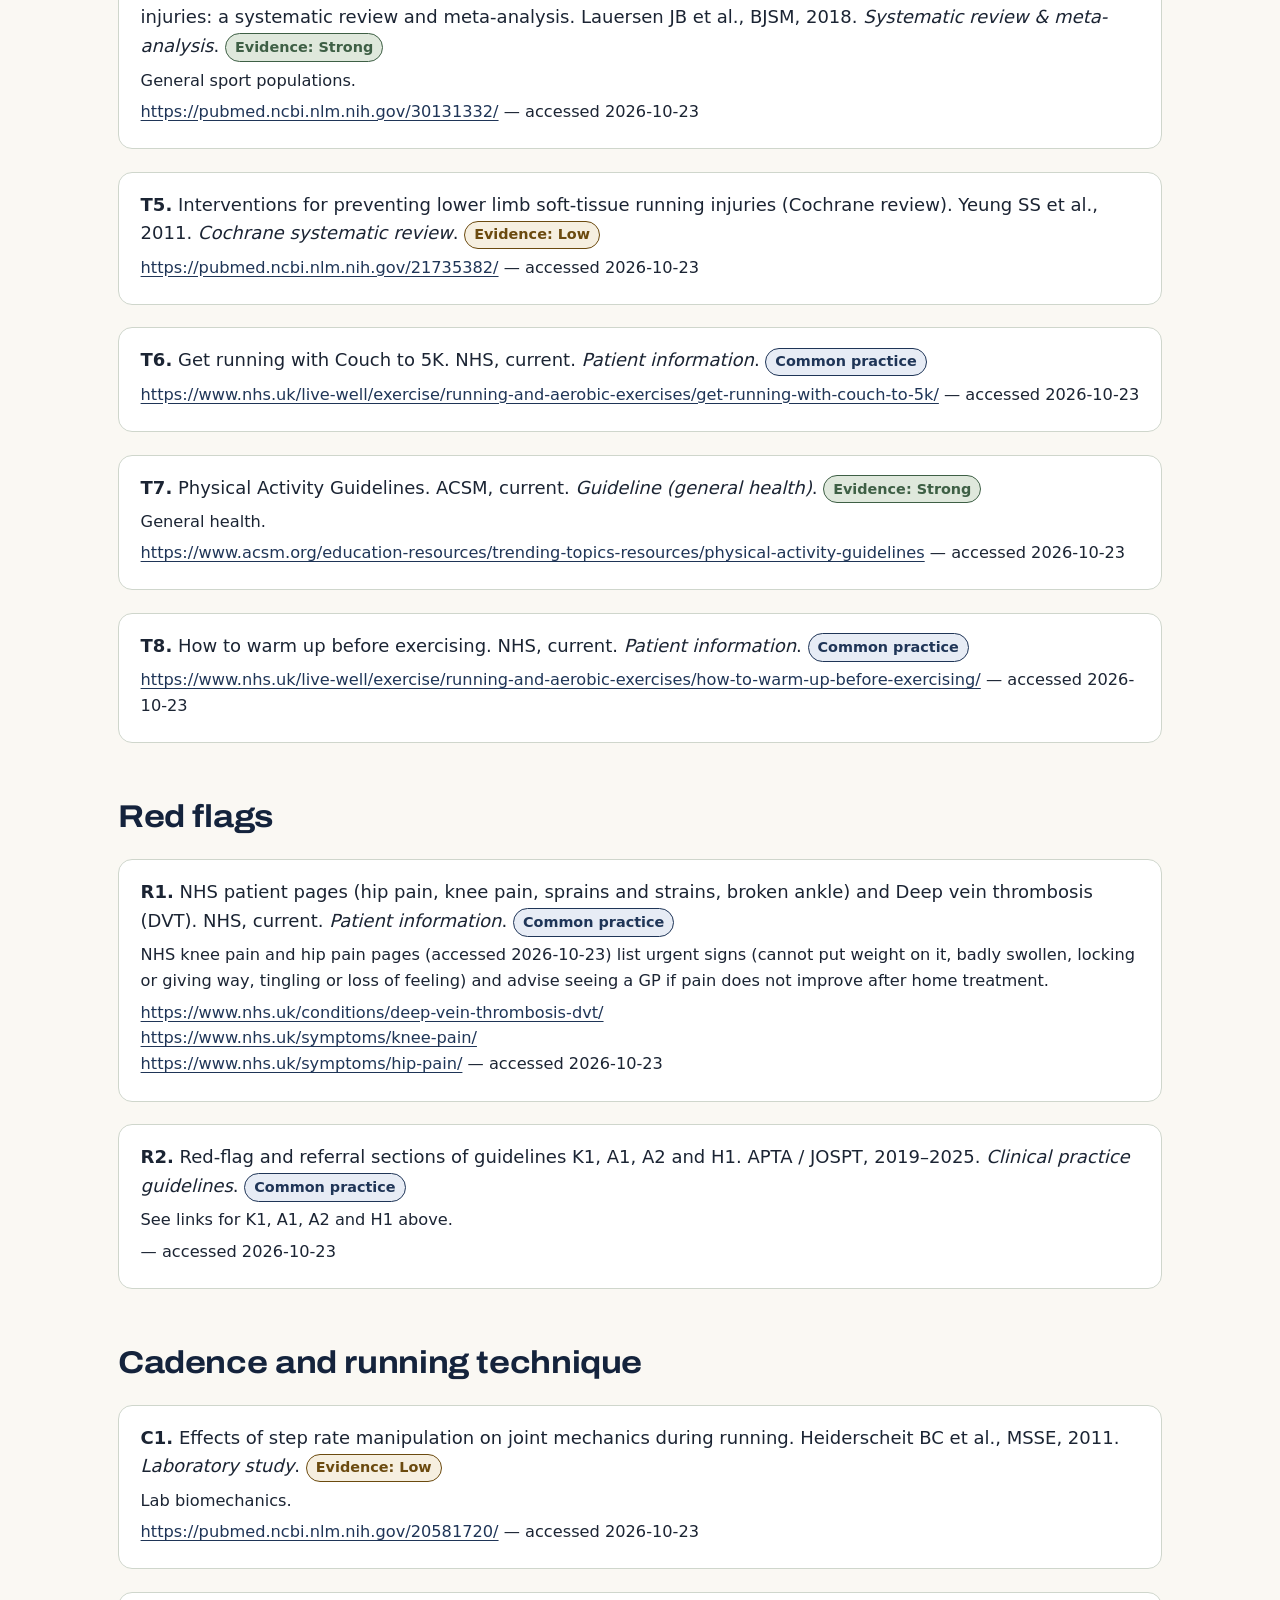
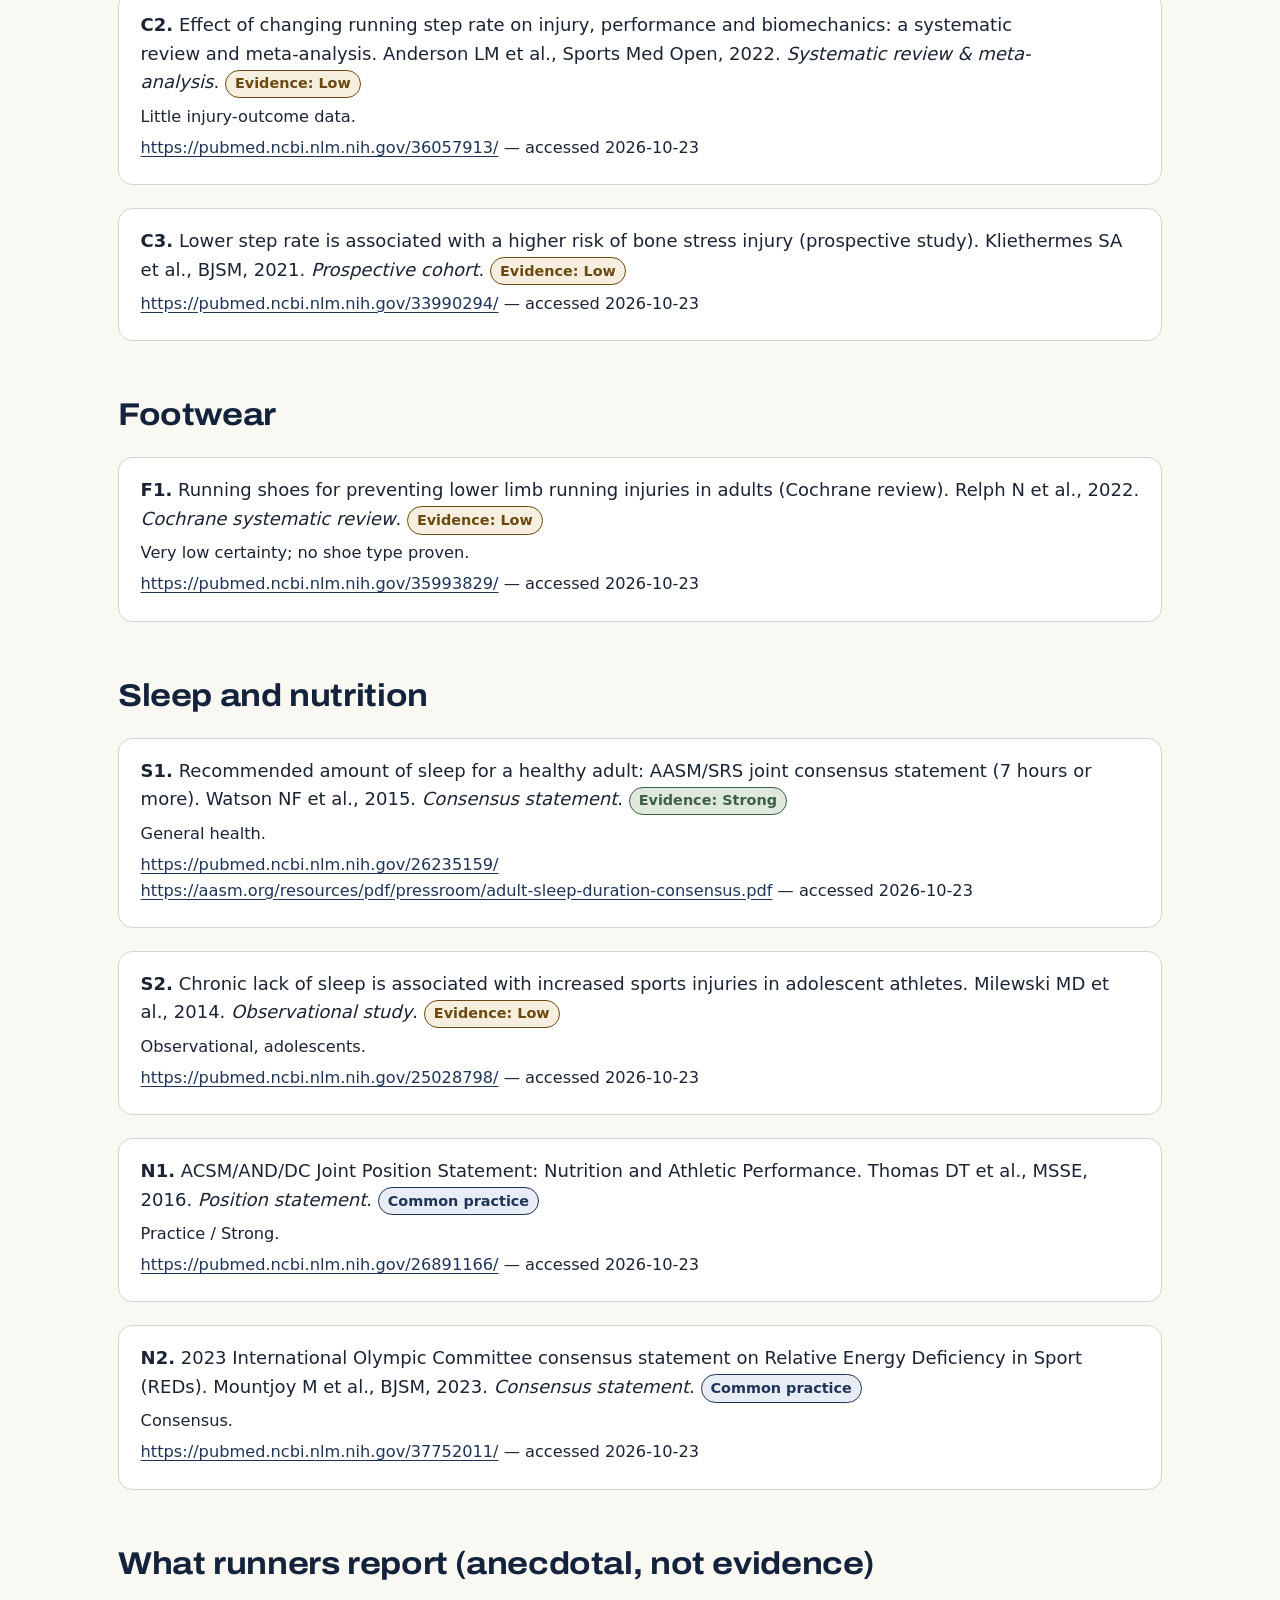
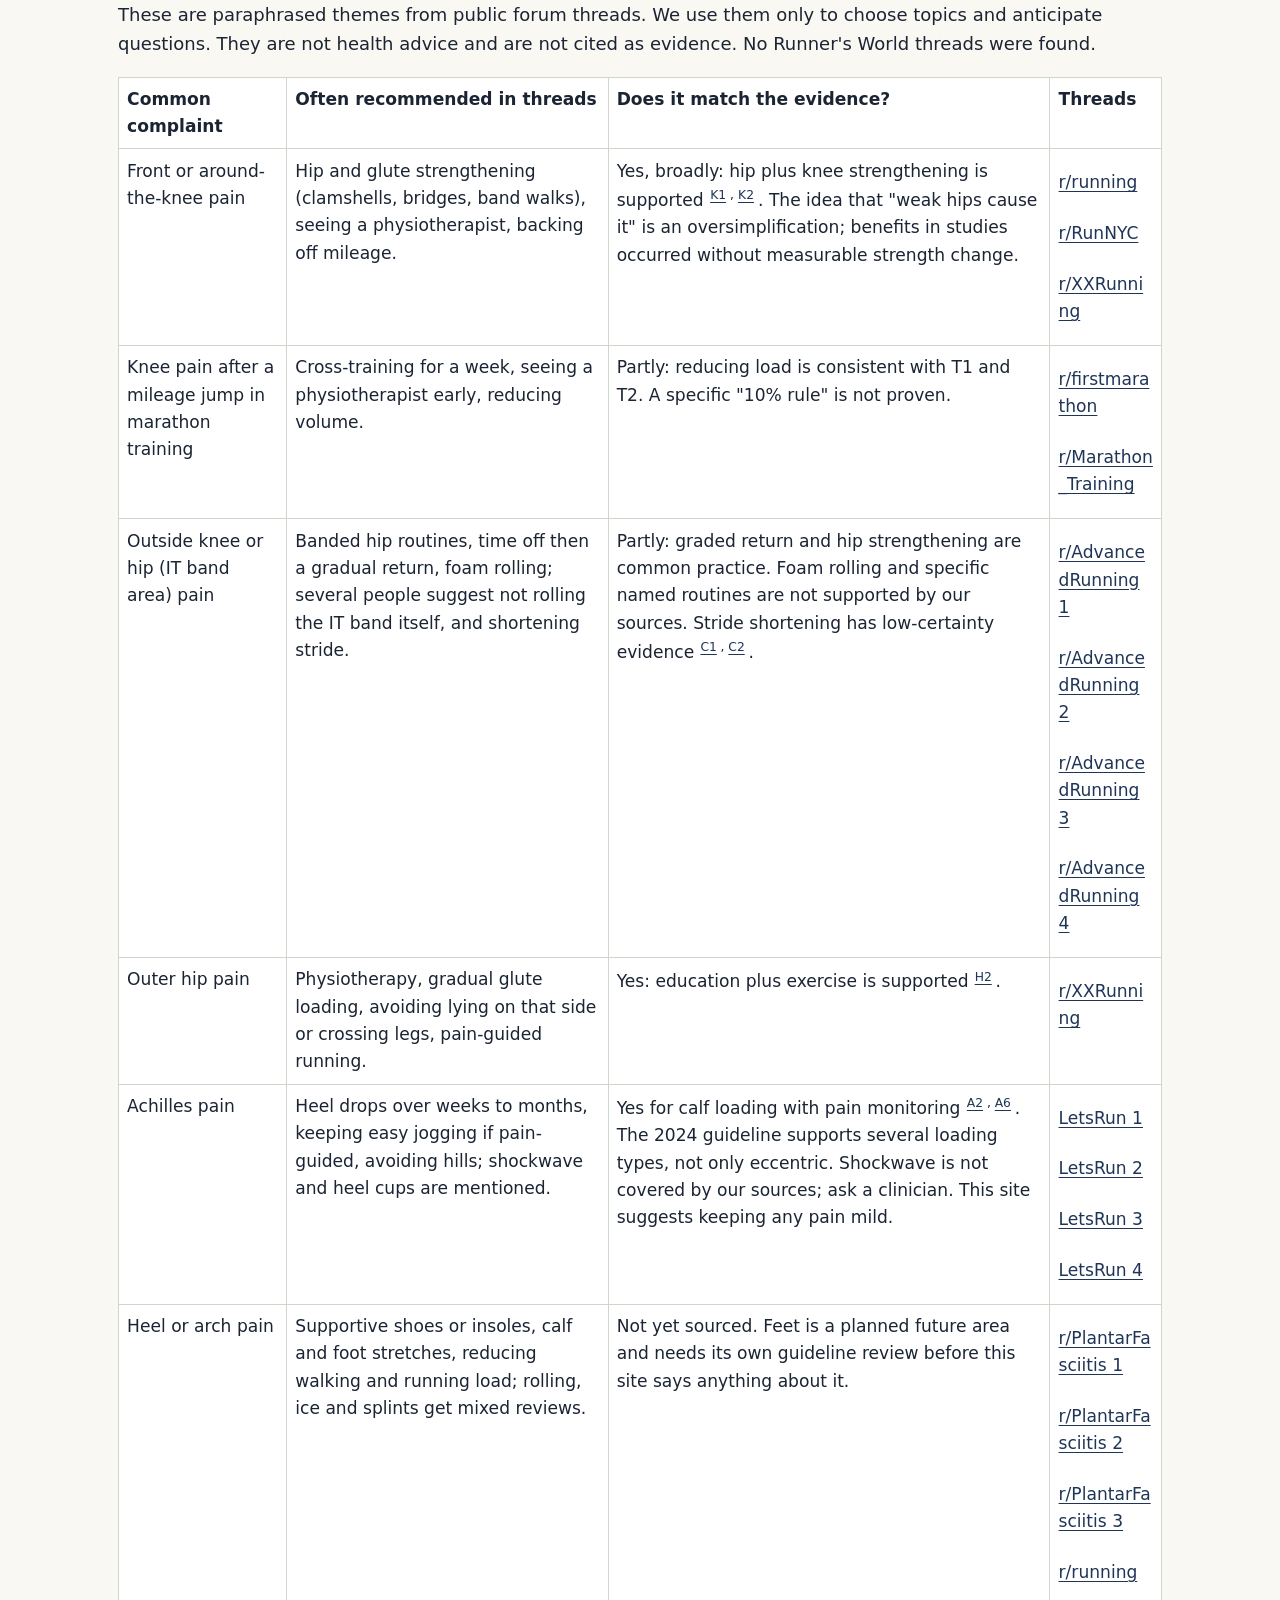
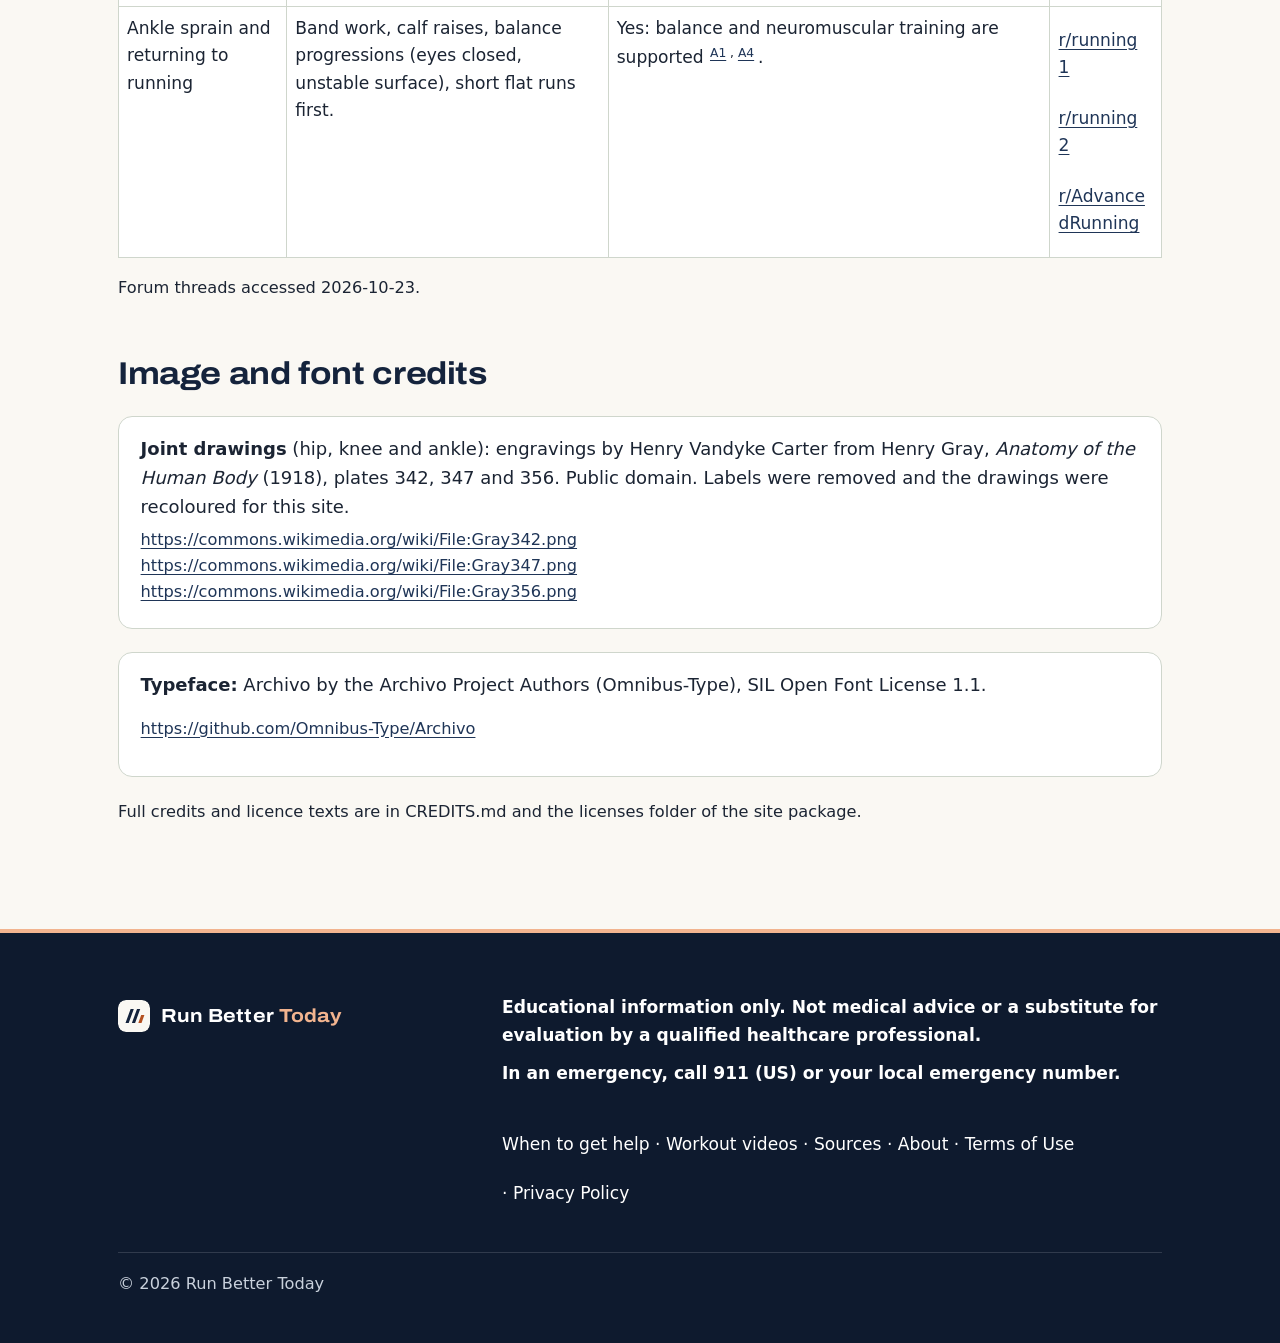
<file: sources.html>
<!doctype html>
<html lang="en"><head><meta charset="utf-8"><meta name="viewport" content="width=device-width,initial-scale=1">
<!--seo-->
<title>Sources and evidence labels | Run Better Today</title>
<meta name="description" content="Every guideline, review and study this site cites, with links, publication details and the evidence label (Strong, Practice or Low) used for each one.">
<link rel="canonical" href="https://runbettertoday.github.io/sources.html">
<meta property="og:type" content="article">
<meta property="og:site_name" content="Run Better Today">
<meta property="og:title" content="Sources and evidence labels | Run Better Today">
<meta property="og:description" content="Every guideline, review and study this site cites, with links, publication details and the evidence label (Strong, Practice or Low) used for each one.">
<meta property="og:url" content="https://runbettertoday.github.io/sources.html">
<meta property="og:image" content="https://runbettertoday.github.io/img/og-1200x630.jpg">
<meta property="og:image:width" content="1200">
<meta property="og:image:height" content="630">
<meta property="og:image:alt" content="Run Better Today logo and the line Keep running. Move smarter., beside an illustration of a running path through green hills">
<meta name="twitter:card" content="summary_large_image">
<meta name="twitter:title" content="Sources and evidence labels | Run Better Today">
<meta name="twitter:description" content="Every guideline, review and study this site cites, with links, publication details and the evidence label (Strong, Practice or Low) used for each one.">
<meta name="twitter:image" content="https://runbettertoday.github.io/img/og-1200x630.jpg">
<meta name="twitter:image:alt" content="Run Better Today logo and the line Keep running. Move smarter., beside an illustration of a running path through green hills">
<!--/seo-->
<link rel="icon" href="favicon.ico" sizes="32x32">
<link rel="icon" href="favicon.svg" type="image/svg+xml">
<link rel="apple-touch-icon" href="apple-touch-icon.png">
<link rel="preload" href="fonts/archivo-display-700.woff2" as="font" type="font/woff2" crossorigin>
<link rel="manifest" href="site.webmanifest">
<meta name="theme-color" content="#14233c">
<link rel="stylesheet" href="css/style.css"></head>
<body data-page="sources"><a class="skip" href="#main">Skip to main content</a>
<header class="site"><div class="wrap"><a class="brand" href="index.html"><svg class="brand-mark" viewBox="0 0 32 32" width="32" height="32" aria-hidden="true" focusable="false"><rect width="32" height="32" rx="8" fill="#faf8f3"/><path d="M7.5 23 12.6 9h3.2l-5.1 14zM13.9 23 19 9h3.2l-5.1 14z" fill="#14233c"/><path d="m20.3 23 2.9-8h3.2l-2.9 8z" fill="#b4501f"/></svg><span class="brand-word">Run Better <b>Today</b></span></a>
<nav id="site-nav" aria-label="Main"><ul><li><a href="index.html">Home</a></li><li><a href="hips.html">Hips</a></li><li><a href="knees.html">Knees</a></li><li><a href="ankles.html">Ankles</a></li><li><a href="builder.html">Routine builder</a></li><li><a href="safety.html">When to get help</a></li><li><a href="running-smarter.html">Running smarter</a></li><li><a href="sources.html" aria-current="page">Sources</a></li><li><a href="feedback.html">Feedback</a></li></ul></nav></div></header>
<main id="main" class="wrap" tabindex="-1"><noscript><p>This site needs JavaScript to show its content.</p></noscript></main>
<footer class="site"><div class="wrap foot-grid"><div class="foot-brand"><a class="brand" href="index.html"><svg class="brand-mark" viewBox="0 0 32 32" width="32" height="32" aria-hidden="true" focusable="false"><rect width="32" height="32" rx="8" fill="#faf8f3"/><path d="M7.5 23 12.6 9h3.2l-5.1 14zM13.9 23 19 9h3.2l-5.1 14z" fill="#14233c"/><path d="m20.3 23 2.9-8h3.2l-2.9 8z" fill="#b4501f"/></svg><span class="brand-word">Run Better <b>Today</b></span></a></div><div class="foot-legal"><p><strong>Educational information only. Not medical advice or a substitute for evaluation by a qualified healthcare professional.</strong></p><p><strong>In an emergency, call 911 (US) or your local emergency number.</strong></p></div><nav class="foot-nav" aria-label="Footer"><p><a href="safety.html">When to get help</a> · <a href="workouts.html">Workout videos</a> · <a href="sources.html">Sources</a> · <a href="about.html">About</a> · <a href="terms.html">Terms of Use</a> · <a href="privacy.html">Privacy Policy</a></p></nav><p class="foot-copy">© 2026 Run Better Today</p></div></footer>
<script src="data/sources.js"></script><script src="data/areas.js"></script><script src="data/exercises.js"></script><script src="data/routines.js"></script><script src="data/content.js"></script><script src="data/poses.js"></script><script src="data/nav.js"></script>
<script src="js/common.js"></script><script src="js/demo.js"></script><script src="js/feedback.js"></script><script src="js/pages.js"></script><script src="js/nav.js"></script>
</body></html>
</file>
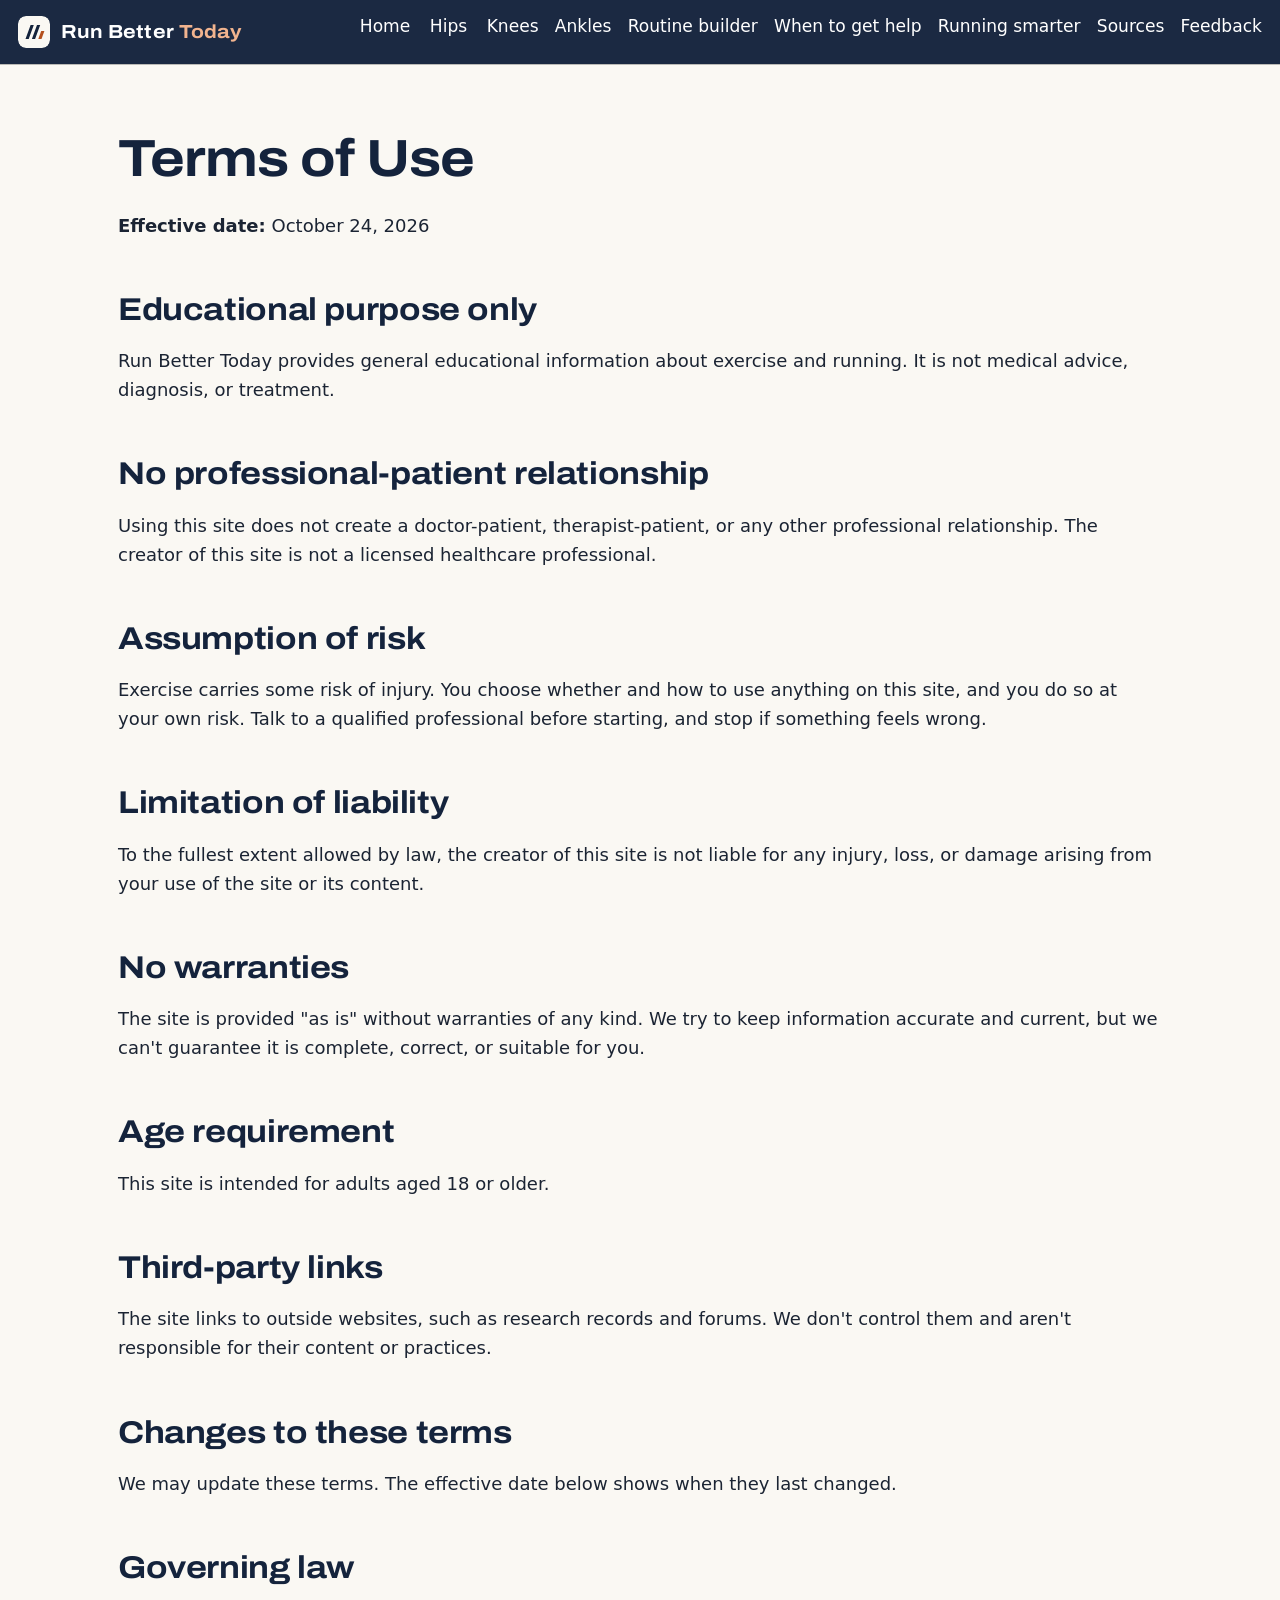
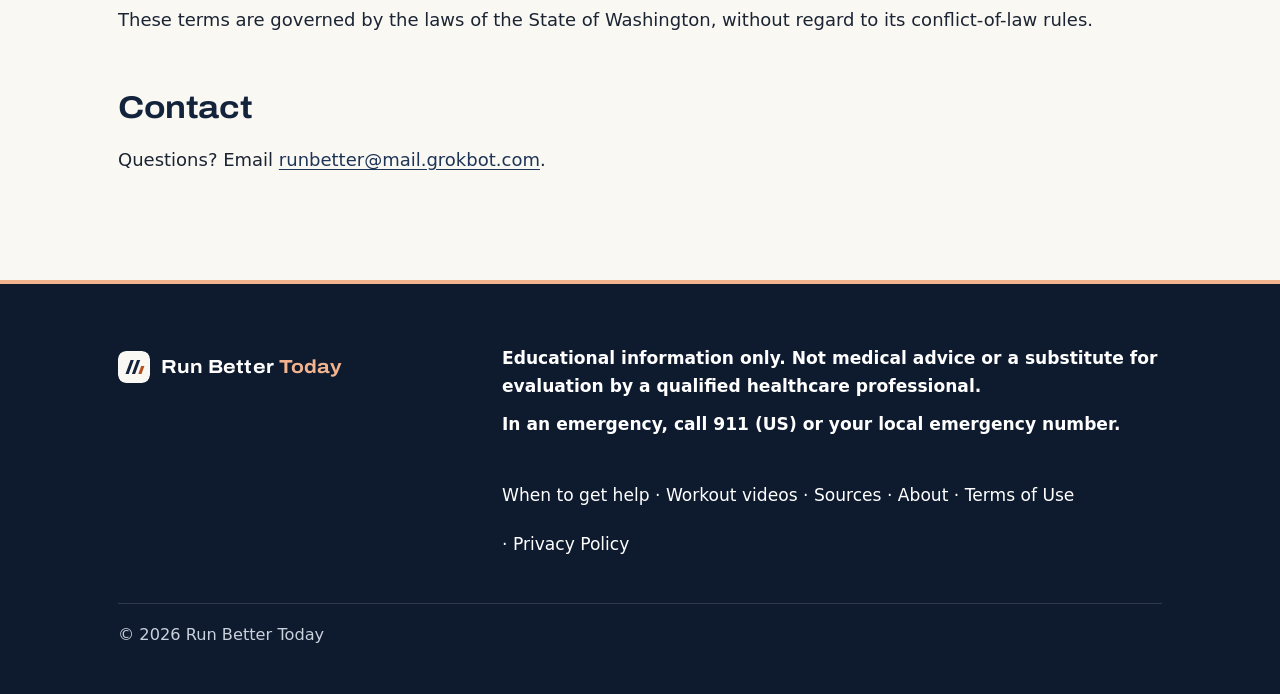
<file: terms.html>
<!doctype html>
<html lang="en"><head><meta charset="utf-8"><meta name="viewport" content="width=device-width,initial-scale=1">
<!--seo-->
<title>Terms of Use | Run Better Today</title>
<meta name="description" content="Terms of Use for Run Better Today: educational purpose only, no professional relationship, assumption of risk, limitation of liability and governing law.">
<link rel="canonical" href="https://runbettertoday.github.io/terms.html">
<meta property="og:type" content="article">
<meta property="og:site_name" content="Run Better Today">
<meta property="og:title" content="Terms of Use | Run Better Today">
<meta property="og:description" content="Terms of Use for Run Better Today: educational purpose only, no professional relationship, assumption of risk, limitation of liability and governing law.">
<meta property="og:url" content="https://runbettertoday.github.io/terms.html">
<meta property="og:image" content="https://runbettertoday.github.io/img/og-1200x630.jpg">
<meta property="og:image:width" content="1200">
<meta property="og:image:height" content="630">
<meta property="og:image:alt" content="Run Better Today logo and the line Keep running. Move smarter., beside an illustration of a running path through green hills">
<meta name="twitter:card" content="summary_large_image">
<meta name="twitter:title" content="Terms of Use | Run Better Today">
<meta name="twitter:description" content="Terms of Use for Run Better Today: educational purpose only, no professional relationship, assumption of risk, limitation of liability and governing law.">
<meta name="twitter:image" content="https://runbettertoday.github.io/img/og-1200x630.jpg">
<meta name="twitter:image:alt" content="Run Better Today logo and the line Keep running. Move smarter., beside an illustration of a running path through green hills">
<!--/seo-->
<link rel="icon" href="favicon.ico" sizes="32x32">
<link rel="icon" href="favicon.svg" type="image/svg+xml">
<link rel="apple-touch-icon" href="apple-touch-icon.png">
<link rel="preload" href="fonts/archivo-display-700.woff2" as="font" type="font/woff2" crossorigin>
<link rel="manifest" href="site.webmanifest">
<meta name="theme-color" content="#14233c">
<link rel="stylesheet" href="css/style.css"></head>
<body data-page="terms"><a class="skip" href="#main">Skip to main content</a>
<header class="site"><div class="wrap"><a class="brand" href="index.html"><svg class="brand-mark" viewBox="0 0 32 32" width="32" height="32" aria-hidden="true" focusable="false"><rect width="32" height="32" rx="8" fill="#faf8f3"/><path d="M7.5 23 12.6 9h3.2l-5.1 14zM13.9 23 19 9h3.2l-5.1 14z" fill="#14233c"/><path d="m20.3 23 2.9-8h3.2l-2.9 8z" fill="#b4501f"/></svg><span class="brand-word">Run Better <b>Today</b></span></a>
<nav id="site-nav" aria-label="Main"><ul><li><a href="index.html">Home</a></li><li><a href="hips.html">Hips</a></li><li><a href="knees.html">Knees</a></li><li><a href="ankles.html">Ankles</a></li><li><a href="builder.html">Routine builder</a></li><li><a href="safety.html">When to get help</a></li><li><a href="running-smarter.html">Running smarter</a></li><li><a href="sources.html">Sources</a></li><li><a href="feedback.html">Feedback</a></li></ul></nav></div></header>
<main id="main" class="wrap" tabindex="-1">
<h1>Terms of Use</h1>
<p><b>Effective date:</b> October 24, 2026</p>
<section>
<h2>Educational purpose only</h2>
<p>Run Better Today provides general educational information about exercise and running. It is not medical advice, diagnosis, or treatment.</p>
</section>
<section>
<h2>No professional-patient relationship</h2>
<p>Using this site does not create a doctor-patient, therapist-patient, or any other professional relationship. The creator of this site is not a licensed healthcare professional.</p>
</section>
<section>
<h2>Assumption of risk</h2>
<p>Exercise carries some risk of injury. You choose whether and how to use anything on this site, and you do so at your own risk. Talk to a qualified professional before starting, and stop if something feels wrong.</p>
</section>
<section>
<h2>Limitation of liability</h2>
<p>To the fullest extent allowed by law, the creator of this site is not liable for any injury, loss, or damage arising from your use of the site or its content.</p>
</section>
<section>
<h2>No warranties</h2>
<p>The site is provided &quot;as is&quot; without warranties of any kind. We try to keep information accurate and current, but we can't guarantee it is complete, correct, or suitable for you.</p>
</section>
<section>
<h2>Age requirement</h2>
<p>This site is intended for adults aged 18 or older.</p>
</section>
<section>
<h2>Third-party links</h2>
<p>The site links to outside websites, such as research records and forums. We don't control them and aren't responsible for their content or practices.</p>
</section>
<section>
<h2>Changes to these terms</h2>
<p>We may update these terms. The effective date below shows when they last changed.</p>
</section>
<section>
<h2>Governing law</h2>
<p>These terms are governed by the laws of the State of Washington, without regard to its conflict-of-law rules.</p>
</section>
<h2>Contact</h2>
<p>Questions? Email <a href="mailto:runbetter@mail.grokbot.com">runbetter@mail.grokbot.com</a>.</p>
</main>
<footer class="site"><div class="wrap foot-grid"><div class="foot-brand"><a class="brand" href="index.html"><svg class="brand-mark" viewBox="0 0 32 32" width="32" height="32" aria-hidden="true" focusable="false"><rect width="32" height="32" rx="8" fill="#faf8f3"/><path d="M7.5 23 12.6 9h3.2l-5.1 14zM13.9 23 19 9h3.2l-5.1 14z" fill="#14233c"/><path d="m20.3 23 2.9-8h3.2l-2.9 8z" fill="#b4501f"/></svg><span class="brand-word">Run Better <b>Today</b></span></a></div><div class="foot-legal"><p><strong>Educational information only. Not medical advice or a substitute for evaluation by a qualified healthcare professional.</strong></p><p><strong>In an emergency, call 911 (US) or your local emergency number.</strong></p></div><nav class="foot-nav" aria-label="Footer"><p><a href="safety.html">When to get help</a> · <a href="workouts.html">Workout videos</a> · <a href="sources.html">Sources</a> · <a href="about.html">About</a> · <a href="terms.html">Terms of Use</a> · <a href="privacy.html">Privacy Policy</a></p></nav><p class="foot-copy">© 2026 Run Better Today</p></div></footer>
<script src="data/sources.js"></script><script src="data/areas.js"></script><script src="data/exercises.js"></script><script src="data/routines.js"></script><script src="data/content.js"></script><script src="data/poses.js"></script><script src="data/nav.js"></script>
<script src="js/common.js"></script><script src="js/demo.js"></script><script src="js/feedback.js"></script><script src="js/pages.js"></script><script src="js/nav.js"></script>
</body></html>
</file>
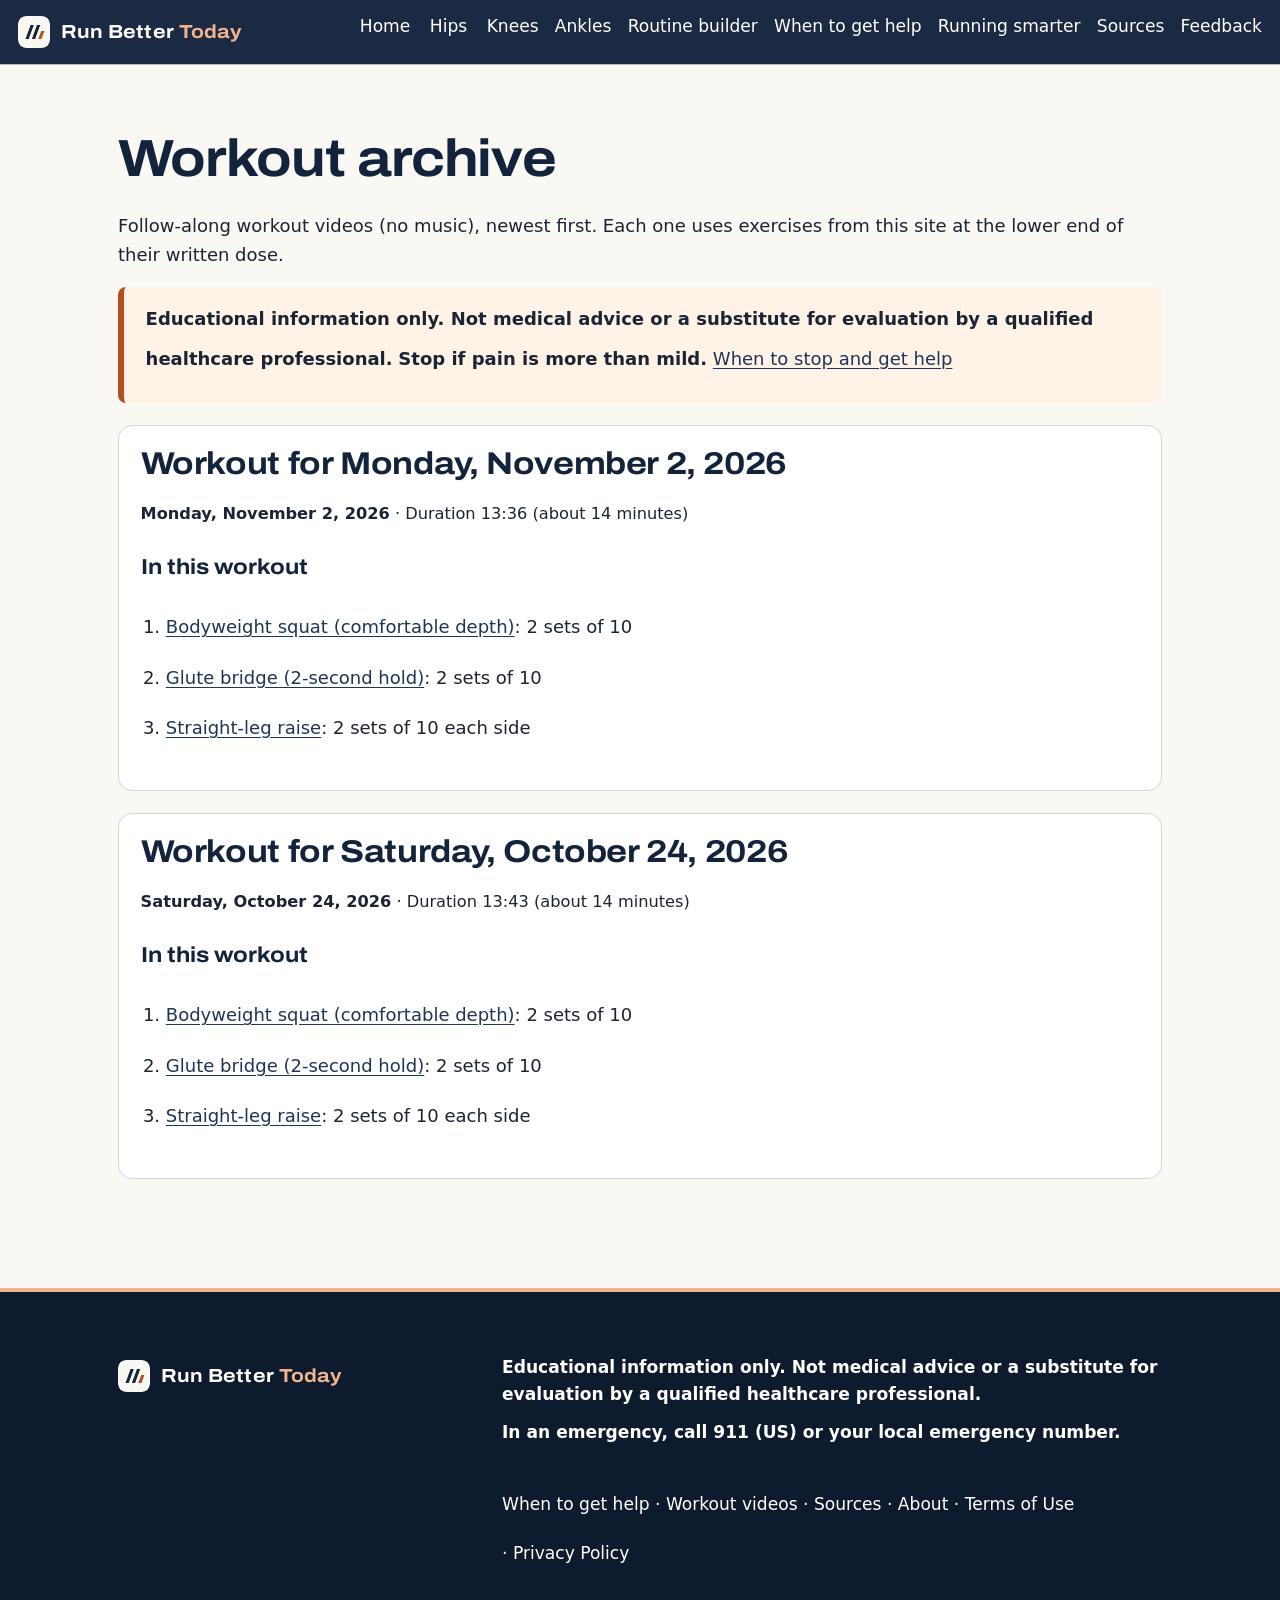
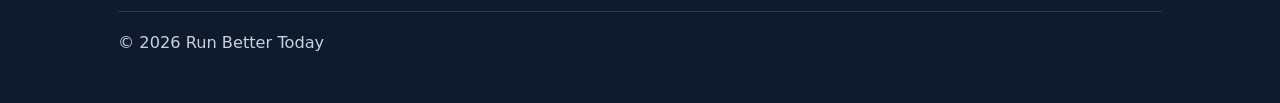
<file: workouts.html>
<!doctype html>
<html lang="en"><head><meta charset="utf-8"><meta name="viewport" content="width=device-width,initial-scale=1">
<!--seo-->
<title>Today&#x27;s Workout videos for runners | Run Better Today</title>
<meta name="description" content="Free follow-along workout videos using this site&#x27;s exercises, newest first, with captions, the exercise list and a reminder to stop if pain is more than mild.">
<link rel="canonical" href="https://runbettertoday.github.io/workouts.html">
<meta property="og:type" content="article">
<meta property="og:site_name" content="Run Better Today">
<meta property="og:title" content="Today&#x27;s Workout videos for runners | Run Better Today">
<meta property="og:description" content="Free follow-along workout videos using this site&#x27;s exercises, newest first, with captions, the exercise list and a reminder to stop if pain is more than mild.">
<meta property="og:url" content="https://runbettertoday.github.io/workouts.html">
<meta property="og:image" content="https://runbettertoday.github.io/img/og-1200x630.jpg">
<meta property="og:image:width" content="1200">
<meta property="og:image:height" content="630">
<meta property="og:image:alt" content="Run Better Today logo and the line Keep running. Move smarter., beside an illustration of a running path through green hills">
<meta name="twitter:card" content="summary_large_image">
<meta name="twitter:title" content="Today&#x27;s Workout videos for runners | Run Better Today">
<meta name="twitter:description" content="Free follow-along workout videos using this site&#x27;s exercises, newest first, with captions, the exercise list and a reminder to stop if pain is more than mild.">
<meta name="twitter:image" content="https://runbettertoday.github.io/img/og-1200x630.jpg">
<meta name="twitter:image:alt" content="Run Better Today logo and the line Keep running. Move smarter., beside an illustration of a running path through green hills">
<!--/seo-->
<link rel="icon" href="favicon.ico" sizes="32x32">
<link rel="icon" href="favicon.svg" type="image/svg+xml">
<link rel="apple-touch-icon" href="apple-touch-icon.png">
<link rel="preload" href="fonts/archivo-display-700.woff2" as="font" type="font/woff2" crossorigin>
<link rel="manifest" href="site.webmanifest">
<meta name="theme-color" content="#14233c">
<link rel="stylesheet" href="css/style.css"></head>
<body data-page="workouts"><a class="skip" href="#main">Skip to main content</a>
<header class="site"><div class="wrap"><a class="brand" href="index.html"><svg class="brand-mark" viewBox="0 0 32 32" width="32" height="32" aria-hidden="true" focusable="false"><rect width="32" height="32" rx="8" fill="#faf8f3"/><path d="M7.5 23 12.6 9h3.2l-5.1 14zM13.9 23 19 9h3.2l-5.1 14z" fill="#14233c"/><path d="m20.3 23 2.9-8h3.2l-2.9 8z" fill="#b4501f"/></svg><span class="brand-word">Run Better <b>Today</b></span></a>
<nav id="site-nav" aria-label="Main"><ul><li><a href="index.html">Home</a></li><li><a href="hips.html">Hips</a></li><li><a href="knees.html">Knees</a></li><li><a href="ankles.html">Ankles</a></li><li><a href="builder.html">Routine builder</a></li><li><a href="safety.html">When to get help</a></li><li><a href="running-smarter.html">Running smarter</a></li><li><a href="sources.html">Sources</a></li><li><a href="feedback.html">Feedback</a></li></ul></nav></div></header>
<main id="main" class="wrap" tabindex="-1"><h1>Today's Workout archive</h1><noscript><div class="callout wo-note" data-static="1"><p style="margin:0"><b>Educational information only. Not medical advice or a substitute for evaluation by a qualified healthcare professional.</b> <b>Stop if pain is more than mild.</b> <a class="tap" href="safety.html">When to stop and get help</a></p></div></noscript><p>Loading workouts… This page needs JavaScript to list the videos.</p></main>
<footer class="site"><div class="wrap foot-grid"><div class="foot-brand"><a class="brand" href="index.html"><svg class="brand-mark" viewBox="0 0 32 32" width="32" height="32" aria-hidden="true" focusable="false"><rect width="32" height="32" rx="8" fill="#faf8f3"/><path d="M7.5 23 12.6 9h3.2l-5.1 14zM13.9 23 19 9h3.2l-5.1 14z" fill="#14233c"/><path d="m20.3 23 2.9-8h3.2l-2.9 8z" fill="#b4501f"/></svg><span class="brand-word">Run Better <b>Today</b></span></a></div><div class="foot-legal"><p><strong>Educational information only. Not medical advice or a substitute for evaluation by a qualified healthcare professional.</strong></p><p><strong>In an emergency, call 911 (US) or your local emergency number.</strong></p></div><nav class="foot-nav" aria-label="Footer"><p><a href="safety.html">When to get help</a> · <a href="workouts.html">Workout videos</a> · <a href="sources.html">Sources</a> · <a href="about.html">About</a> · <a href="terms.html">Terms of Use</a> · <a href="privacy.html">Privacy Policy</a></p></nav><p class="foot-copy">© 2026 Run Better Today</p></div></footer>
<script src="data/areas.js"></script><script src="data/exercises.js"></script><script src="data/routines.js"></script><script src="data/content.js"></script><script src="data/poses.js"></script><script src="data/nav.js"></script><script src="data/workouts.js"></script>
<script src="js/common.js"></script><script src="js/demo.js"></script><script src="js/feedback.js"></script><script src="js/pages.js"></script><script src="js/nav.js"></script>
</body></html>
</file>
<file: css/style.css>
/* Generated by qa/minify_home.py from qa/src/style.css (readable source); edit that file, not this one. */
:root{--navy:#14233c;--navy2:#1f3557;--off:#faf8f3;--sage:#dfe8dc;--sage-d:#3e5f45;--accent:#b4501f;--text:#1b2433;--line:#cfd6cc;--warn:#fff3e8;--danger:#8a1c1c}*{box-sizing:border-box}html{font-size:112.5%}body{margin:0;font-family:system-ui,-apple-system,Segoe UI,Roboto,sans-serif;line-height:1.6;color:var(--text);background:var(--off)}a{color:var(--navy2);text-underline-offset:3px}a:hover{color:var(--accent)}:focus-visible{outline:3px solid var(--accent);outline-offset:2px}.skip{position:absolute;left:-999px;top:0;background:var(--navy);color:#fff;padding:.6rem 1rem;z-index:10}.skip:focus{left:.5rem;top:.5rem}header.site{background:var(--navy);color:#fff}header.site .wrap{display:flex;flex-wrap:wrap;align-items:center;justify-content:space-between;gap:.5rem}.brand{color:#fff;font-weight:700;font-size:1.15rem;text-decoration:none;padding:.8rem 0}.brand:hover{color:#fff}nav ul{list-style:none;margin:0;padding:0 0 .6rem;display:flex;flex-wrap:wrap;gap:.25rem .9rem}nav a{color:#fff;text-decoration:none;display:inline-flex;align-items:center;min-height:44px;box-sizing:border-box;padding:.6rem 0;font-size:.95rem;white-space:nowrap}nav a[aria-current=page]{border-bottom:3px solid #f2b48f}nav a:hover{color:#f8d3bd}.wrap{max-width:60rem;margin:0 auto;padding:0 1rem}main{padding:1.5rem 0 3rem}h1{font-size:1.9rem;line-height:1.2;color:var(--navy);margin:.5rem 0 1rem}h2{font-size:1.4rem;color:var(--navy);margin:2rem 0 .75rem}h3{font-size:1.15rem;color:var(--navy);margin:1.25rem 0 .5rem}.hero{background:var(--sage);padding:2rem 1rem;border-radius:12px}.hero p{font-size:1.1rem;max-width:40rem}.btn{display:inline-block;background:var(--accent);color:#fff;border:0;border-radius:8px;padding:.8rem 1.3rem;font-size:1.05rem;font-weight:600;text-decoration:none;cursor:pointer;min-height:44px}.btn:hover{background:#8f3e16;color:#fff}.btn.secondary{background:var(--navy2)}.btn.secondary:hover{background:var(--navy)}.cards{display:grid;gap:1rem;grid-template-columns:1fr;margin:1.5rem 0}@media(min-width:40rem){.cards{grid-template-columns:repeat(3,1fr)}h1{font-size:2.3rem}}.card{background:#fff;border:1px solid var(--line);border-radius:12px;padding:1.1rem;display:block;text-decoration:none;color:var(--text)}.card h2,.card h3{margin-top:0}a.card:hover{border-color:var(--sage-d);color:var(--text)}.panel{background:#fff;border:1px solid var(--line);border-radius:12px;padding:1rem 1.2rem;margin:1rem 0}.panel a{overflow-wrap:anywhere;word-break:break-word}.callout{background:var(--warn);border-left:6px solid var(--accent);padding:1rem 1.2rem;border-radius:8px;margin:1rem 0}.urgent{background:#fdecec;border:2px solid var(--danger);border-radius:12px;padding:1.2rem;margin:1rem 0}.urgent h2{color:var(--danger);margin-top:0}.flags li{margin:.4rem 0;font-weight:600}.flags li.emergency{color:var(--danger)}.badge{display:inline-block;font-size:.8rem;font-weight:700;padding:.1rem .5rem;border-radius:999px;background:var(--sage);color:var(--sage-d);border:1px solid var(--sage-d)}.badge.Low{background:#f6efe0;color:#6b4a0f;border-color:#6b4a0f}.badge.Practice{background:#e7ecf5;color:var(--navy2);border-color:var(--navy2)}.meta{display:flex;flex-wrap:wrap;gap:.4rem 1rem;font-size:.95rem;margin:.4rem 0}.meta b{color:var(--navy)}.demo{background:var(--sage);border:2px dashed var(--sage-d);border-radius:8px;padding:1rem;text-align:center;color:var(--sage-d);font-weight:600;margin:.5rem 0}details.ex{background:#fff;border:1px solid var(--line);border-radius:10px;margin:.6rem 0;padding:.2rem 1rem}details.ex summary{cursor:pointer;font-weight:700;padding:.6rem 0;color:var(--navy);min-height:44px}.small{font-size:.9rem}fieldset{border:1px solid var(--line);border-radius:10px;margin:1rem 0;padding:.8rem 1rem;background:#fff}legend{font-weight:700;color:var(--navy);padding:0 .3rem}label{display:block;margin:.35rem 0}.choice label{display:flex;align-items:center;gap:.5rem;min-height:44px}input[type=checkbox],input[type=radio]{width:1.3rem;height:1.3rem;accent-color:var(--sage-d)}input[type=number],input[type=text],input[type=date],select,textarea{font:inherit;width:100%;max-width:28rem;padding:.55rem;border:2px solid #7c8796;border-radius:8px;background:#fff;color:var(--text)}textarea{min-height:5rem}table{border-collapse:collapse;width:100%;background:#fff;font-size:.95rem}th,td{border:1px solid var(--line);padding:.45rem;text-align:left;vertical-align:top}.tablewrap{overflow-x:auto}.error{color:var(--danger);font-weight:600}footer.site{background:var(--navy);color:#fff;padding:1.5rem 0;font-size:.95rem}footer.site a{color:#fff}ol.steps li,ul li{margin:.25rem 0}.sr-only{position:absolute;width:1px;height:1px;overflow:hidden;clip:rect(0 0 0 0)}.notice{background:#fff;border:2px solid var(--navy2);border-left:8px solid var(--navy2);border-radius:8px;padding:.8rem 1rem;margin:0 0 1rem;font-size:1.05rem}.notice p{margin:0}.demo-grid{list-style:none;padding:0;margin:.5rem 0;display:grid;gap:.75rem;grid-template-columns:1fr}@media(min-width:40rem){.demo-grid{grid-template-columns:repeat(3,1fr)}}.demo-grid figure{margin:0;background:#fff;border:1px solid var(--line);border-radius:10px;padding:.5rem}.demo-grid svg{width:100%;height:auto;max-width:280px;display:block;margin:0 auto;background:var(--off);border-radius:6px}.demo-grid figcaption{margin-top:.4rem;display:flex;gap:.5rem;align-items:flex-start}.stepnum{flex:none;display:inline-flex;align-items:center;justify-content:center;width:1.7rem;height:1.7rem;border-radius:50%;background:var(--accent);color:#fff;font-weight:700}.cite{border-top:1px solid var(--line);margin-top:.5rem;padding-top:.3rem}.flag{display:inline-block;font-size:.8rem;font-weight:700;padding:.1rem .5rem;border-radius:999px;background:#fff3e8;color:#8f3e16;border:1px solid #8f3e16}.lvl-icon{vertical-align:middle;margin-right:.4rem}.area-icon{vertical-align:middle;margin-right:.5rem}.hero-img{display:block;width:100%;height:auto;border-radius:10px;margin:0 0 1rem}.card img{float:right;margin-left:.5rem}.level-h img{vertical-align:middle;margin-right:.4rem}video{width:100%;height:auto;border-radius:10px;background:var(--navy)}html{scroll-padding-top:1rem}h1{font-size:clamp(2rem,1.4rem + 2.6vw,2.9rem);line-height:1.15;letter-spacing:-.01em;margin:.75rem 0 1.25rem}h2{font-size:clamp(1.45rem,1.2rem + 1.1vw,1.85rem);line-height:1.25;margin:2.75rem 0 1rem}.hero{padding:1.5rem 0 1rem}.hero p{font-size:clamp(1.1rem,1rem + .5vw,1.3rem);line-height:1.55}main section{margin-bottom:2rem}.cards{gap:1.25rem;margin:2rem 0}@media(min-width:48rem){header.site{position:sticky;top:0;z-index:20;box-shadow:0 1px #00000040}header.site .brand,header.site nav a{padding-top:.45rem;padding-bottom:.45rem}html{scroll-padding-top:var(--hdr,5.5rem)}}.card{transition:transform .15s ease,box-shadow .15s ease}a.card:hover{transform:translateY(-2px);box-shadow:0 6px 18px #14233c24}a.card:focus-visible{outline:3px solid var(--accent);outline-offset:3px;box-shadow:0 6px 18px #14233c24}a.card:active{transform:translateY(0) scale(.99);box-shadow:0 2px 6px #14233c24}@media(prefers-reduced-motion:reduce){*,*:before,*:after{transition:none!important;animation:none!important;scroll-behavior:auto!important}a.card:hover,a.card:active{transform:none}}.skip:focus,.skip-link:focus{z-index:100}main{min-height:100vh}:root{--ink:#0e1a2e;--warm:#f2b48f;--step-4:clamp(2.4rem,1.4rem + 4.6vw,4.6rem);--space-section:clamp(2.75rem,2rem + 3.5vw,5.5rem);--ease:cubic-bezier(.2,.7,.2,1)}body[data-page=home] main.wrap{max-width:none;padding:0}.hero--bleed{position:relative;padding:0;margin:0;border-radius:0;background:var(--ink);color:#fff;overflow:hidden;isolation:isolate}.hero-media{overflow:hidden;aspect-ratio:2/1;background:var(--off)}.hero--bleed .hero-img{width:100%;height:100%;object-fit:cover;border-radius:0;margin:0;transform-origin:50% 100%;will-change:transform}.hero-copy{padding:2rem 0 2.5rem}.hero--bleed h1{color:#fff;font-size:var(--step-4);line-height:1.02;letter-spacing:-.03em;font-weight:800;margin:0 0 1rem;text-wrap:balance;max-width:14ch}.hero--bleed p{color:#e9edf3;max-width:36ch;margin:0 0 1.5rem}.hero--bleed .btn{background:var(--warm);color:var(--ink)}.hero--bleed .btn:hover{background:#fff;color:var(--ink)}.hero--bleed :focus-visible{outline-color:#fff}@media(min-width:48rem){.hero-media{aspect-ratio:auto;height:min(82svh,46rem);min-height:30rem}.hero-copy{position:absolute;inset:0;display:flex;align-items:flex-end;padding:0 0 clamp(2.5rem,6vh,4.5rem);background:linear-gradient(90deg,#0e1a2ef0,#0e1a2edb 42%,#0e1a2e40 75%,#0e1a2e00)}.hero-copy .wrap{width:100%}}.band{padding:var(--space-section) 0;margin:0}.band--off{background:var(--off)}.band--sage{background:var(--sage)}.band--navy{background:var(--ink);color:#e9edf3}.band--navy h2,.band--navy h3,.band--navy a{color:#fff}.band--navy :focus-visible{outline-color:var(--warm)}.band h2{margin-top:0}.band--faq{padding-top:0}.band+.band--off:not(.band--cta){padding-top:clamp(1rem,2vw,2rem)}.eyebrow{font-size:.8rem;letter-spacing:.14em;text-transform:uppercase;font-weight:700;color:var(--sage-d);margin:0 0 .6rem}.band--navy .eyebrow{color:var(--warm)}.band--sage .card{border-color:#c3d1c0}.band--cta{text-align:left;border-top:1px solid var(--line)}.band--cta h2{font-size:var(--step-3,clamp(2.1rem,1.5rem + 3vw,3.4rem));letter-spacing:-.02em}.levels{list-style:none;padding:0;margin:1.5rem 0 2rem;display:grid;gap:1rem}@media(min-width:40rem){.levels{grid-template-columns:repeat(3,1fr)}}.lvl{background:#ffffff0f;border:1px solid rgb(255 255 255 / .14);border-radius:14px;padding:1.1rem 1.2rem;margin:0;display:grid;gap:.5rem}.lvl-name{font-weight:700;color:#fff}.lvl .lvl-icon{background:#fff;border-radius:50%}.lvl-num{font-size:1rem;color:#e9edf3}.lvl-count{font-size:clamp(2.2rem,1.8rem + 1.5vw,3rem);font-weight:800;color:#fff;line-height:1;font-variant-numeric:tabular-nums;margin-right:.2rem}.lvl-bar{display:block;height:6px;border-radius:3px;background:#ffffff26;overflow:hidden}.lvl-bar i{display:block;height:100%;background:var(--warm);transform:scaleX(var(--p));transform-origin:0 50%}.js-reveal .reveal{opacity:0;transform:translateY(24px);transition:opacity .7s var(--ease),transform .7s var(--ease)}.js-reveal .reveal.is-in{opacity:1;transform:none}.js-reveal .reveal .lvl-bar i{transform:scaleX(0);transition:transform 1.1s var(--ease) .25s}.js-reveal .reveal.is-in .lvl-bar i{transform:scaleX(var(--p))}.js-reveal .reveal:focus-within{opacity:1!important;transform:none!important;transition:none!important}.card{transition:transform .25s var(--ease),box-shadow .25s var(--ease);box-shadow:0 1px 2px #0e1a2e0f}a.card:hover,a.card:focus-visible{transform:translateY(-4px);box-shadow:0 14px 32px #0e1a2e29}a.card:focus-visible{outline:3px solid var(--accent);outline-offset:3px}@media(hover:none){a.card:hover{transform:none}}@media(prefers-reduced-motion:reduce){.js-reveal .reveal,.reveal{opacity:1!important;transform:none!important}.hero--bleed .hero-img{transform:none!important;will-change:auto}.lvl-bar i{transform:scaleX(var(--p))!important}a.card:hover,a.card:active,a.card:focus-visible{transform:none}}@media(min-width:48rem){header.site nav{flex:1 1 auto}header.site nav ul{justify-content:flex-end}}.js-reveal .reveal.is-instant,.js-reveal .reveal.is-instant .lvl-bar i{transition:none}@media print{.js-reveal .reveal,.js-reveal .reveal .lvl-bar i{opacity:1!important;transform:none!important;transition:none!important}.js-reveal .reveal .lvl-bar i{transform:scaleX(var(--p))!important}}.loop{margin:.6rem 0;max-width:320px}.loop video{display:block;width:100%;height:auto;aspect-ratio:4/3;background:#f3f1ec;border-radius:10px}@media(prefers-reduced-motion:reduce){.loop,.fa-vid{display:none!important}}.fa{position:fixed;inset:0;z-index:1000;background:#faf8f3;overflow:auto;padding:1rem 1rem 2rem;text-align:center}body.fa-on{overflow:hidden}.fa-stop{position:sticky;top:-1rem;margin:-1rem -1rem 1rem;padding:.6rem 1rem;background:#fff4d6;border-bottom:2px solid #b7791f;font-size:1rem}.fa-stop a{display:inline-block;min-height:44px;line-height:44px}.fa-name{font-size:1.4rem;font-weight:700;margin:.2rem 0}.fa-big{display:flex;justify-content:center;gap:1.5rem;align-items:baseline;flex-wrap:wrap}.fa-count{font-size:clamp(3rem,16vw,6rem);font-weight:800;line-height:1;font-variant-numeric:tabular-nums}.fa-time{font-size:2rem;font-variant-numeric:tabular-nums}.fa-media{max-width:360px;margin:.5rem auto}.fa-media video{width:100%;height:auto;aspect-ratio:4/3;border-radius:10px;background:#f3f1ec}.fa-diag .demo-grid{justify-content:center}.fa-cue{font-style:italic;min-height:1.5em}.fa-next{font-weight:700}.fa-ctl{display:flex;gap:.6rem;justify-content:center;flex-wrap:wrap;margin-top:1rem}.fa-ctl .btn,#fa-start,#fa-close{min-height:44px;min-width:44px}.fa[data-paused="1"] .fa-count{opacity:.5}@media print{.fa{display:none}}.fa-diag .demo-steps>p{display:none}.fa-diag .demo-grid{display:flex;gap:.4rem;padding:0;margin:0;list-style:none}.fa-diag .demo-grid li{flex:1 1 0;min-width:0}.fa-diag svg{width:100%;height:auto}.fa-diag figcaption{font-size:.8rem;line-height:1.25}.fa-diag figure{margin:0}.fa-diag figcaption{display:block!important;text-align:left;padding:.3rem}.fa-diag .stepnum{display:inline-flex;width:1.4em;height:1.4em;font-size:.75rem;margin-right:.2rem}@font-face{font-family:Archivo;src:url(../fonts/archivo-display-700.woff2) format("woff2");font-weight:700;font-style:normal;font-display:swap}:root{--display:"Archivo",system-ui,-apple-system,"Segoe UI",Roboto,sans-serif;--font:system-ui,-apple-system,"Segoe UI",Roboto,sans-serif;--wide:112%;--radius:14px;--shadow-1:0 1px 2px rgb(14 26 46 / .06),0 2px 8px rgb(14 26 46 / .05);--shadow-2:0 18px 40px rgb(14 26 46 / .16);--step--1:.889rem;--step-0:1rem;--step-1:1.2rem;--step-2:clamp(1.4rem,1.2rem + 1vw,1.75rem);--step-3:clamp(1.9rem,1.4rem + 2.4vw,2.9rem);--step-4:clamp(2.5rem,1.4rem + 5vw,5rem)}body{font-family:var(--font);font-feature-settings:"kern","liga";text-rendering:optimizeLegibility;-webkit-font-smoothing:antialiased}h1,h2,h3,.brand-word,.lvl-count,.fa-count,.btn,.lvl-name,.fa-name{font-family:var(--display);font-weight:700}h1{font-size:var(--step-3);font-weight:700;letter-spacing:-.02em;text-wrap:balance}h2{font-size:var(--step-2);font-weight:700;letter-spacing:-.012em;text-wrap:balance}h3{font-size:var(--step-1);font-weight:700}p,li{text-wrap:pretty}.eyebrow{letter-spacing:.18em}.brand{display:inline-flex;align-items:center;gap:.6rem;min-height:44px;font-size:1.05rem;font-weight:600;letter-spacing:.005em}.brand-mark{flex:none;display:block;border-radius:8px;transition:transform .35s var(--ease)}.brand:hover .brand-mark{transform:skew(-8deg) translate(2px)}.brand-word b{font-weight:700;color:var(--warm)}header.site{background:#14233cf7;backdrop-filter:saturate(1.4) blur(8px)}nav a{position:relative;font-weight:500}nav a:after{content:"";position:absolute;left:0;right:0;bottom:.35rem;height:2px;background:var(--warm);transform:scaleX(0);transform-origin:0 50%;transition:transform .3s var(--ease)}nav a:hover:after{transform:scaleX(1)}nav a[aria-current=page]{border-bottom:0}nav a[aria-current=page]:after{transform:scaleX(1);height:3px}.btn{display:inline-flex;align-items:center;justify-content:center;gap:.5rem;border-radius:999px;padding:.8rem 1.5rem;font-weight:700;letter-spacing:.01em;box-shadow:0 1px #00000014;transition:background-color .2s var(--ease),color .2s var(--ease),transform .2s var(--ease),box-shadow .2s var(--ease)}.btn:hover{transform:translateY(-1px);box-shadow:0 8px 20px #b4501f40}.btn:active{transform:translateY(0) scale(.98);box-shadow:none}.btn:focus-visible{outline:3px solid var(--navy);outline-offset:3px}.hero--bleed .btn:focus-visible,.band--navy .btn:focus-visible{outline-color:#fff}.btn:disabled,.btn[aria-disabled=true]{background:#d5d8dd!important;color:#4a5361!important;cursor:not-allowed;transform:none!important;box-shadow:none!important}.btn.secondary:hover{box-shadow:0 8px 20px #14233c40}input[type=number],input[type=text],input[type=date],input[type=email],select,textarea{border-radius:10px;transition:border-color .2s var(--ease),box-shadow .2s var(--ease)}input:hover:not(:disabled),select:hover:not(:disabled),textarea:hover:not(:disabled){border-color:var(--navy2)}input:focus-visible,select:focus-visible,textarea:focus-visible{outline:none;border-color:var(--navy2);box-shadow:0 0 0 4px #b4501f59}input[aria-invalid=true],select[aria-invalid=true],textarea[aria-invalid=true]{border-color:var(--danger);background:snow}input[aria-invalid=true]:focus-visible,textarea[aria-invalid=true]:focus-visible{box-shadow:0 0 0 4px #8a1c1c47}input:disabled,select:disabled,textarea:disabled{background:#eef0f2;color:#4a5361;cursor:not-allowed}.choice label{border-radius:10px;padding:0 .5rem;margin:0 -.5rem;transition:background-color .15s}.choice label:hover{background:#f3f6f2}fieldset,.panel,details.ex,.card{border-radius:var(--radius)}details.ex{transition:box-shadow .2s var(--ease),border-color .2s}details.ex[open]{box-shadow:var(--shadow-1);border-color:#b9c4b5}details.ex summary:hover{color:var(--accent)}.error{display:flex;gap:.4rem;align-items:flex-start}main.wrap{padding-top:clamp(1.5rem,1rem + 2vw,3rem);padding-bottom:clamp(3rem,2rem + 4vw,5rem)}main.wrap>h1:first-of-type,main.wrap>.notice+h1{margin-top:clamp(.75rem,.5rem + 1vw,1.5rem)}main.wrap>h2{padding-top:.25rem}.callout,.panel,.urgent,.notice{margin:1.25rem 0}.area-h{display:flex;align-items:center;gap:1rem}.area-art{flex:none;width:88px;height:88px;border-radius:50%;background:var(--off);box-shadow:0 0 0 1px var(--line),var(--shadow-1);object-fit:cover}.card--area{position:relative;display:flex;flex-direction:column;gap:.25rem;padding:1.25rem 1.25rem 1.1rem;overflow:hidden}.card--area .card-art{display:block;width:120px;height:120px;margin:0 0 .5rem;border-radius:50%;overflow:hidden;background:var(--off);box-shadow:0 0 0 1px #d8dfd5}.card--area .card-art img{float:none;margin:0;width:100%;height:100%;object-fit:cover;transition:transform .5s var(--ease)}a.card--area:hover .card-art img{transform:scale(1.06)}.card--area>span[aria-hidden]{margin-top:auto;font-weight:700;color:var(--accent);transition:letter-spacing .25s var(--ease)}a.card--area:hover>span[aria-hidden]{letter-spacing:.04em}@media(min-width:40rem){.card--area .card-art{width:140px;height:140px}}.hero-media{position:relative}.hero-video{position:absolute;inset:0;width:100%;height:100%;object-fit:cover;opacity:0;transition:opacity .9s var(--ease);transform-origin:50% 100%;pointer-events:none;background:transparent;border-radius:0}.hero-video.is-on{opacity:1}.hero-pause{position:absolute;right:1rem;bottom:1rem;z-index:2;min-height:44px;min-width:44px;padding:.5rem 1rem;border-radius:999px;border:1px solid rgb(255 255 255 / .5);background:#0e1a2eb3;color:#fff;font:600 .85rem var(--font);cursor:pointer;backdrop-filter:blur(6px)}.hero-pause:hover{background:#0e1a2ee6}.hero-pause:focus-visible{outline:3px solid #fff;outline-offset:2px}@keyframes rise{0%{opacity:0;transform:translateY(18px)}to{opacity:1;transform:none}}.hero-copy h1{animation:rise .9s var(--ease) both}.hero-copy p{animation:rise .9s var(--ease) .12s both}.hero-copy .btn{animation:rise .9s var(--ease) .24s both}.js-reveal .reveal:not(.is-in) .cards>*,.js-reveal .reveal:not(.is-in) .levels>*{opacity:0}.js-reveal .reveal.is-in:not(.is-instant) .cards>*,.js-reveal .reveal.is-in:not(.is-instant) .levels>*{animation:rise .6s var(--ease) calc(var(--i,0)*90ms + .15s) backwards}.js-reveal .reveal:focus-within .cards>*{opacity:1}footer.site{padding:clamp(2.5rem,2rem + 2vw,4rem) 0 2rem;background:var(--ink);border-top:4px solid var(--warm)}.foot-grid{display:grid;gap:1.25rem 3rem;grid-template-columns:1fr}.foot-grid p{margin:0 0 .6rem}footer.site .brand{padding:0}.foot-nav a{display:inline-flex;align-items:center;min-height:44px;text-decoration-color:#ffffff73}.foot-nav a:hover{color:var(--warm)}.foot-copy{color:#c9d1dc;font-size:.9rem;border-top:1px solid rgb(255 255 255 / .14);padding-top:1rem;grid-column:1/-1}@media(min-width:48rem){.foot-grid{grid-template-columns:minmax(12rem,1fr) 2fr}.foot-nav{grid-column:2}}@view-transition{navigation:auto}::view-transition-old(root),::view-transition-new(root){animation-duration:.28s;animation-timing-function:var(--ease)}header.site{view-transition-name:site-header}@media(prefers-reduced-motion:reduce){@view-transition{navigation:none}.hero-video,.hero-pause{display:none!important}.hero-copy h1,.hero-copy p,.hero-copy .btn{animation:none}.js-reveal .reveal .cards>*,.js-reveal .reveal .levels>*{opacity:1!important;animation:none!important}.brand:hover .brand-mark,a.card--area:hover .card-art img{transform:none}}@media print{.hero-video,.hero-pause{display:none}.js-reveal .reveal .cards>*,.js-reveal .reveal .levels>*{opacity:1!important;transform:none!important}}input[type=checkbox][aria-invalid=true]{outline:2px solid var(--danger);outline-offset:2px}@media(max-width:47.99rem){nav ul{gap:0 1rem}nav a{padding:0 .1rem}nav a:after{bottom:.3rem}}.hero--bleed h1,.lvl-count,.fa-count{font-weight:700}.hero-pause{font-family:var(--font)}details>summary{min-height:44px;padding-block:.6rem;box-sizing:border-box}td a,th a{display:inline-block;overflow-wrap:anywhere;padding:.65rem 0;min-height:44px;box-sizing:border-box}nav a{min-width:44px;justify-content:center}@media(min-width:48rem)and (max-width:79.99rem){header.site nav ul{flex-wrap:nowrap;gap:0 .55rem}header.site nav a{font-size:.84rem}}@media(min-width:80rem){header.site .wrap{max-width:76rem}header.site nav{flex:0 1 auto}header.site nav ul{flex-wrap:nowrap}}@media(min-width:48rem)and (max-width:63.99rem){header.site nav ul{gap:0 .4rem}header.site nav a{font-size:.8rem}header.site .brand-word{font-size:1rem}}a.tap{display:inline-block;padding:.6rem 0;min-height:44px;box-sizing:border-box}.hero-video{object-position:70% 100%}.wo-video{width:100%;height:auto;aspect-ratio:16/9;background:#14233c;border-radius:var(--radius)}.wo-list{padding-left:1.4rem}.wo-note{margin:.8rem 0}.menu-btn{display:none}@media(max-width:63.99rem){header.site nav{flex:1 0 100%}.menu-btn{display:inline-flex;align-items:center;gap:.4rem;min-height:44px;padding:.4rem .9rem;font:inherit;font-weight:700;color:#fff;background:transparent;border:1px solid rgb(255 255 255 / .6);border-radius:8px;cursor:pointer;position:absolute;top:.55rem;right:1rem}.menu-btn:before{content:"";width:1.1em;height:.75em;background:linear-gradient(currentColor 0 0) top/100% 2px no-repeat,linear-gradient(currentColor 0 0) center/100% 2px no-repeat,linear-gradient(currentColor 0 0) bottom/100% 2px no-repeat}header.site .wrap{position:relative}header.site nav #site-menu{display:none}header.site nav.is-open #site-menu{display:flex;flex-direction:column;gap:0;padding:.25rem 0 .75rem}header.site nav.is-open #site-menu a{display:block;min-height:44px;padding:.65rem .25rem}header.site nav.is-open #site-menu a{font-size:1rem}header.site nav #site-menu{flex-wrap:nowrap}}@media(max-width:47.99rem){.meta .dose{flex-basis:100%}.meta .dose .dose-full{position:absolute;width:1px;height:1px;overflow:hidden;clip:rect(0 0 0 0);white-space:nowrap}.meta .dose .dose-short{display:block;color:var(--muted,#5b6472);white-space:normal}.wo-slot video{margin-bottom:.75rem}}@media(min-width:48rem){.dose-short{display:none}}.cite-sup{font-size:.72em;line-height:0;margin-left:.1em}.cite-sup a{padding:0 .1em}.more-ex{margin:1rem 0}.more-ex>summary{cursor:pointer;font-weight:700;font-size:1.1rem;padding:.6rem 0;min-height:44px}.wo-slot{min-height:clamp(18rem,56vw + 8rem,36rem)}.wo-video{display:block;width:100%;height:auto;aspect-ratio:16/9}.loop figcaption{font-size:1rem;text-align:center;margin-top:.4rem}video::cue{font-size:1.15em}@media(min-width:48rem){.hero-copy{background:linear-gradient(90deg,#0e1a2ef0,#0e1a2ee6 50%,#0e1a2e59 60%,#0e1a2e00 68%)}.hero--bleed .hero-copy h1{font-size:min(var(--step-4),5.4vw)}.hero--bleed .hero-copy p{max-width:min(36ch,44vw)}}.wo-slot.is-empty{min-height:0}.wo-latest{margin:0 0 .25rem}.cite-sup a{display:inline-block;min-width:24px;min-height:24px;padding:.35em .3em;text-align:center;box-sizing:border-box;line-height:1}.ex-thumb{display:inline-block;width:64px;height:48px;flex:0 0 64px;margin-right:.6rem;vertical-align:middle;border-radius:6px;background:#f3f1ec;object-fit:cover;overflow:hidden}.ex-thumb svg{width:100%;height:100%}.field-err:empty{display:none}header.site nav #site-menu a[aria-current=page]:focus-visible{text-decoration:none;border-bottom-color:transparent;box-shadow:none}header.site nav #site-menu a[aria-current=page]:focus-visible:after{display:none}.starter{display:grid;grid-template-columns:1fr;gap:1rem;margin:1rem 0;align-items:start}@media(min-width:48rem){.starter{grid-template-columns:repeat(2,minmax(0,1fr))}}details.ex-tile{border:1px solid #e3e0d8;border-radius:12px;background:#fff;overflow:hidden;margin:0}details.ex-tile>summary.tile-sum{display:flex;flex-direction:column;align-items:stretch;gap:.5rem;padding:0 0 .75rem;list-style:none}details.ex-tile>summary.tile-sum::-webkit-details-marker{display:none}details.ex-tile>summary .ex-thumb{display:block;width:100%;height:auto;aspect-ratio:16/9;margin:0;border-radius:0;object-fit:cover;object-position:50% 55%;background:#faf8f2;flex:none}details.ex-tile>summary .ex-thumb svg{width:100%;height:100%}details.ex-tile>summary .ex-thumb[data-ex=wall-sit]{object-fit:contain;object-position:50% 50%}details.ex-tile>summary .tile-t{display:block;padding:0 .9rem}details.ex-tile[open]>:not(summary){margin-left:.9rem;margin-right:.9rem}.band--wo.is-empty .wo-none{margin:.75rem 0 0}.cite-sup{margin-left:.2em}details.ex.ex-tile{padding:0}details.ex-tile>summary .ex-thumb{object-fit:contain;object-position:50% 50%;background:#faf8f2}@media(max-width:63.99rem)and (scripting:enabled){header.site nav>ul:not(#site-menu){display:none}}details.ex-tile>summary .ex-thumb[data-ex=glute-bridge],details.ex-tile>summary .ex-thumb[data-ex=side-lying-abduction]{object-fit:cover;object-position:50% 50%}details.ex-tile>summary .ex-thumb[data-ex=glute-bridge]{object-fit:contain;transform:scale(1.15);clip-path:inset(6.5%)}.clip-note{margin:.3rem 0 0;text-align:center;color:var(--muted,#5b6472)}details.ex-tile>summary .clip-note{display:block;padding:0 .9rem;font-weight:400;text-align:left}.hero-video.has-poster{opacity:1;transition:none}#routine,#urgent{scroll-margin-top:.5rem}
</file>
